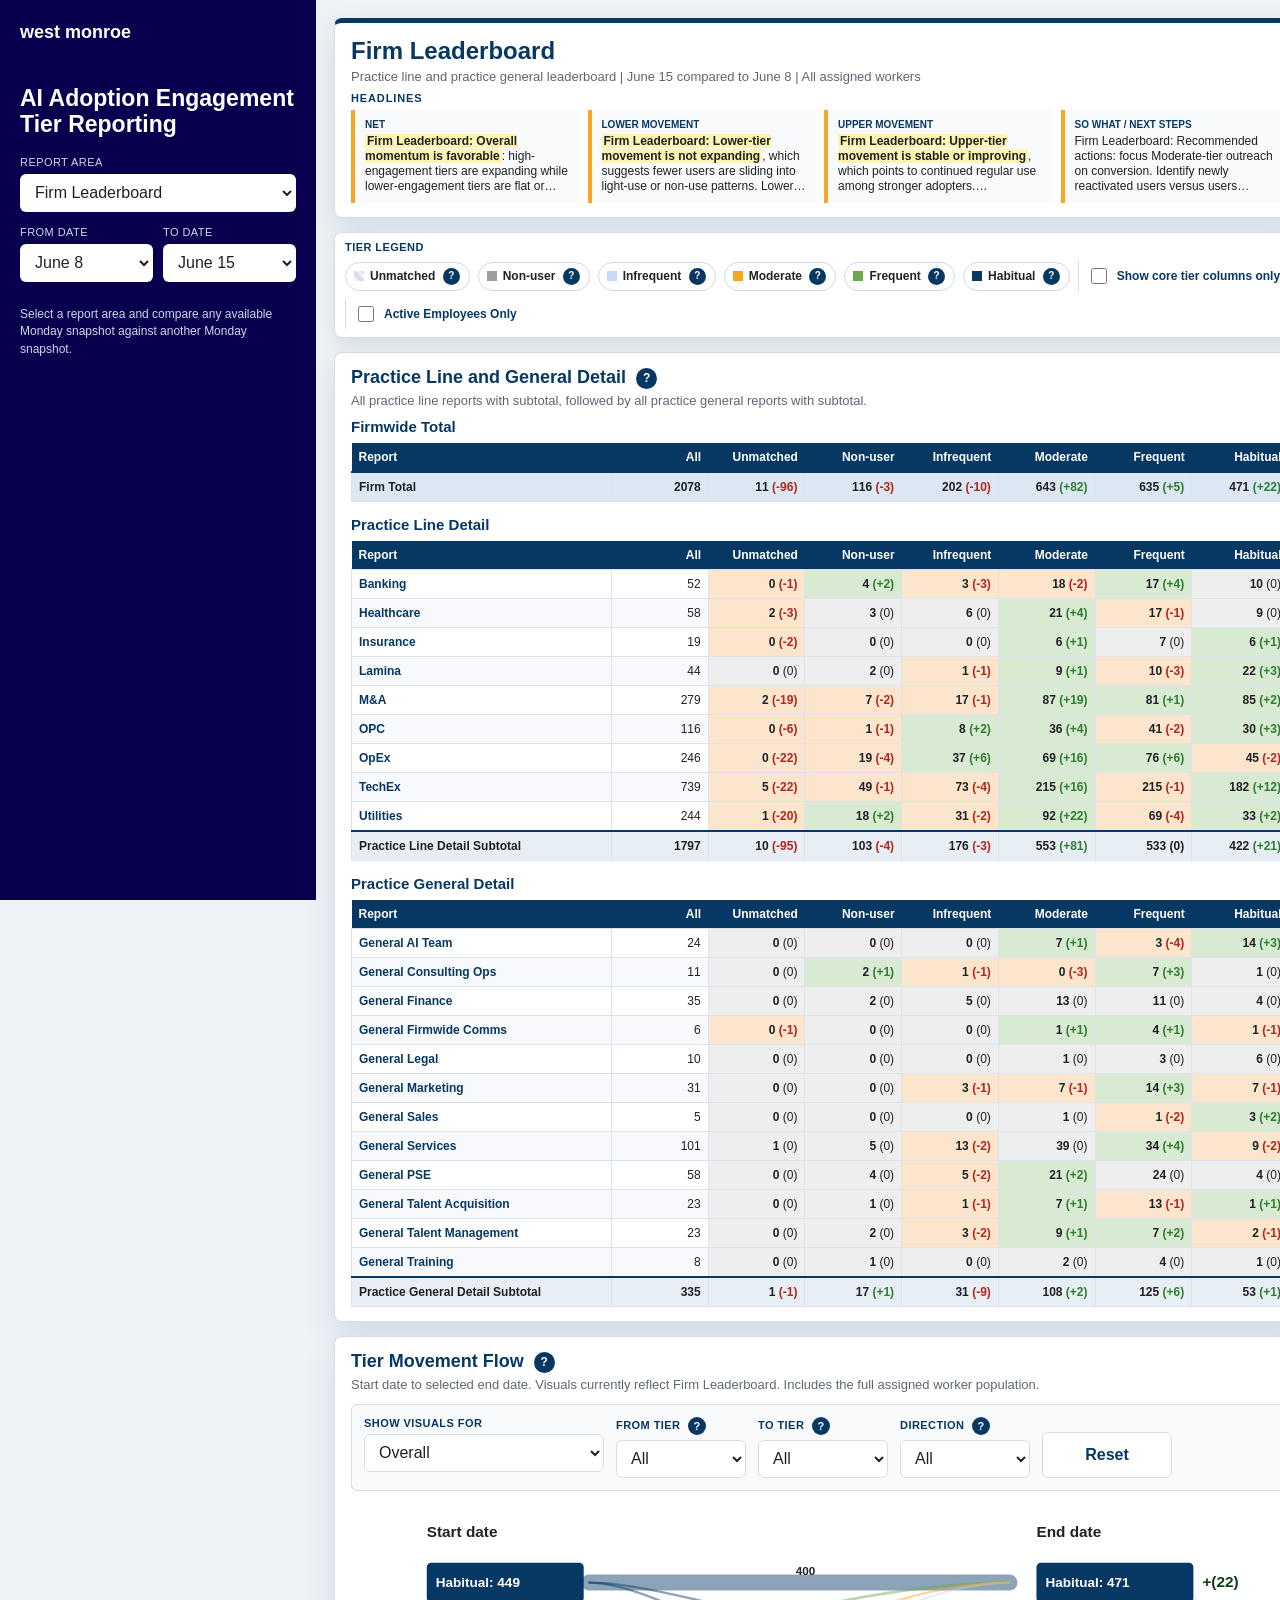
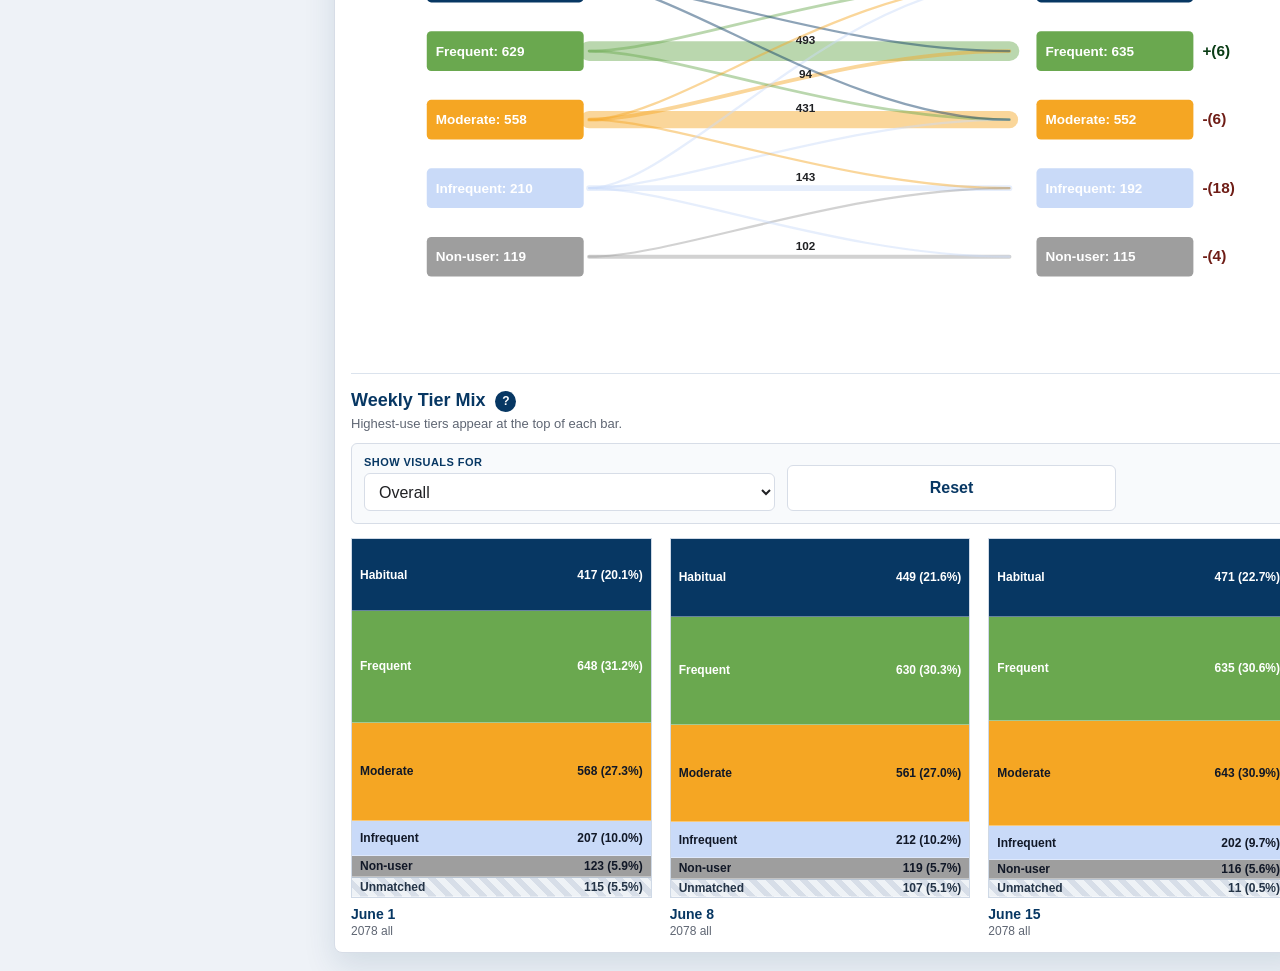
<file: ai-adoption-engagement-tier-dashboard/index.html>
<!doctype html>
<html lang="en">
  <head>
    <meta charset="utf-8" />
    <meta name="viewport" content="width=device-width, initial-scale=1" />
    <title>AI Adoption Engagement Tier Leaderboard</title>
    <link rel="stylesheet" href="./styles.css" />
  </head>
  <body>
    <aside class="sidebar">
      <div class="brand">west monroe</div>
      <h1>AI Adoption Engagement Tier Reporting</h1>

      <label class="field">
        <span>Report Area</span>
        <select id="areaSelect"></select>
      </label>

      <div class="period-grid">
        <label class="field">
          <span>From Date</span>
          <select id="compareSelect"></select>
        </label>
        <label class="field">
          <span>To Date</span>
          <select id="weekSelect"></select>
        </label>
      </div>

      <p class="note">Select a report area and compare any available Monday snapshot against another Monday snapshot.</p>
    </aside>

    <main class="app">
      <section class="panel narrative-panel">
        <div class="panel-head">
          <div>
            <h2 id="reportTitle">Loading...</h2>
            <p id="reportMeta"></p>
          </div>
        </div>
        <p class="eyebrow headlines-label">Headlines</p>
        <div id="narrative" class="narrative-grid"></div>
      </section>

      <section class="tier-legend-panel" aria-label="Clickable engagement tier legend">
        <span>Tier Legend</span>
        <div class="tier-legend-controls">
          <button type="button" class="tier-legend-chip unmatched-chip" data-help="Unmatched: people in the selected population without mapped engagement-tier data for the selected week. Unmatched records are included in reconciliation so total population changes remain explainable.">Unmatched <span>?</span></button>
          <div class="main-tier-chip-group" aria-label="Engagement tiers">
            <button type="button" class="tier-legend-chip" style="--chip-color:#9e9e9e" data-help="Non-user: no logged AI tool activity in the prior 28 days. Tracked tools: Enterprise ChatGPT, ChatGPT Codex, and Nigel.">Non-user <span>?</span></button>
            <button type="button" class="tier-legend-chip" style="--chip-color:#c9daf8" data-help="Infrequent: used an AI tool on 1-4 days in the prior 28 days. Tracked tools: Enterprise ChatGPT, ChatGPT Codex, and Nigel.">Infrequent <span>?</span></button>
            <button type="button" class="tier-legend-chip" style="--chip-color:#f5a623" data-help="Moderate: used an AI tool on 4-12 days, or used it on 13+ days but averaged fewer than 3 interactions per active day. Tracked tools: Enterprise ChatGPT, ChatGPT Codex, and Nigel.">Moderate <span>?</span></button>
            <button type="button" class="tier-legend-chip" style="--chip-color:#6aa84f" data-help="Frequent: used an AI tool on 13-16 days with more than 3 interactions per active day, or 17+ days with 3-12 interactions per active day. Tracked tools: Enterprise ChatGPT, ChatGPT Codex, and Nigel.">Frequent <span>?</span></button>
            <button type="button" class="tier-legend-chip" style="--chip-color:#073763" data-help="Habitual: used an AI tool on 17+ days and averaged 12+ interactions per active day. Tracked tools: Enterprise ChatGPT, ChatGPT Codex, and Nigel.">Habitual <span>?</span></button>
          </div>
          <label class="legend-toggle-field">
            <input id="coreTierOnlyToggle" type="checkbox" />
            <span>Show core tier columns only</span>
          </label>
          <label class="legend-toggle-field">
            <input id="activeEmployeesOnlyToggle" type="checkbox" />
            <span>Active Employees Only</span>
          </label>
        </div>
      </section>

      <section class="panel" id="reportTablePanel">
        <div class="panel-head">
          <div>
            <div id="reconciliationCallout" class="reconciliation-callout"></div>
            <h3 id="reportTableTitle">AI adoption readout <button class="help" data-help="Counts show the selected end date. Values in parentheses show the change versus the selected start date. Tiers are ordered from least to most use.">?</button></h3>
            <p id="reportTableMeta">Assigned active-worker population compared with the selected start date.</p>
          </div>
        </div>
        <div class="legend-row delta-legend" aria-label="Report table legend">
          <span class="legend-title">Delta Legend <button class="help inline-help" data-help="Table cells use color to show whether the count in parentheses increased, decreased, or stayed flat versus the From Date.">?</button></span>
          <span><b class="legend-green"></b>Increased</span>
          <span><b class="legend-orange"></b>Decreased</span>
          <span><b class="legend-grey"></b>No change</span>
        </div>
        <div class="tier-table-wrap">
          <table id="tierTable"></table>
        </div>
      </section>

      <section class="panel" id="disciplineDetailPanel">
        <div class="panel-head">
          <div>
            <h3>Discipline Detail <button class="help" data-help="Shows the selected practice broken down by discipline when discipline data is available. Values in parentheses show the change versus the selected start date.">?</button></h3>
            <p id="disciplineDetailMeta">Practice discipline breakdown.</p>
          </div>
        </div>
        <div id="disciplineDetails" class="detail-stack"></div>
      </section>

      <section class="panel" id="leaderboardDetailPanel">
        <div class="panel-head">
          <div>
            <h3>Practice Line and General Detail <button class="help" data-help="Click a practice or function name to filter the report to that area. This mirrors the leaderboard PDF detail layout.">?</button></h3>
            <p>Leaderboard report design, showing line and general detail together.</p>
          </div>
        </div>
        <div id="leaderboardDetails" class="detail-stack"></div>
      </section>

      <section class="panel">
        <div class="panel-head">
          <div>
            <h3>Tier Movement Flow <button class="help" data-help="This Sankey shows aggregate movement from each start-date tier to each end-date tier. It does not expose person-level data.">?</button></h3>
            <p id="visualScopeDescription">Start date to selected end date.</p>
          </div>
        </div>
        <div class="movement-controls panel-movement-controls">
          <div id="visualScopePanel" class="visual-scope-panel">
            <label>
              <span>Show visuals for</span>
              <select id="visualScopeSelect" class="visual-scope-select" aria-label="Show visuals for">
                <option value="overall">Overall</option>
                <option value="line">Practice Line</option>
                <option value="general">Practice General</option>
              </select>
            </label>
          </div>
          <div id="disciplineFilterPanel" class="visual-scope-panel discipline-filter-panel">
            <label>
              <span class="visual-filter-label">Discipline</span>
              <select id="disciplineFilterSelect" class="discipline-filter-select" aria-label="Filter visuals"></select>
            </label>
          </div>
          <label>
            <span>From Tier <button class="help inline-help" data-help="Filters the left side of the Sankey to people who started in a specific engagement tier. Select All to include every starting tier.">?</button></span>
            <select id="fromTierSelect"></select>
          </label>
          <label>
            <span>To Tier <button class="help inline-help" data-help="Filters the right side of the Sankey to people who ended in a specific engagement tier. Select All to include every ending tier.">?</button></span>
            <select id="toTierSelect"></select>
          </label>
          <label>
            <span>Direction <button class="help inline-help" data-help="All includes upward, downward, and no-change tier movement. Up only shows movement into higher-use tiers. Down only shows movement into lower-use tiers.">?</button></span>
            <select id="directionSelect">
              <option value="all">All</option>
              <option value="up">Up only</option>
              <option value="down">Down only</option>
            </select>
          </label>
          <button class="reset-button reset-selections" type="button">Reset</button>
        </div>
        <svg id="sankey" viewBox="0 0 1040 500" role="img" aria-label="Engagement tier Sankey"></svg>
        <div class="trend-panel">
          <div class="panel-head compact-head">
            <div>
              <h3>Weekly Tier Mix <button class="help" data-help="Each stacked bar shows the selected population for that week, split by engagement tier. Percentages use the selected active-worker population as the denominator. Unmatched records are noted below the bar when present.">?</button></h3>
              <p>Highest-use tiers appear at the top of each bar.</p>
            </div>
          </div>
          <div class="movement-controls panel-movement-controls tier-mix-controls">
            <div id="mixVisualScopePanel" class="visual-scope-panel">
              <label>
                <span>Show visuals for</span>
                <select id="mixVisualScopeSelect" class="visual-scope-select" aria-label="Show weekly tier mix for">
                  <option value="overall">Overall</option>
                  <option value="line">Practice Line</option>
                  <option value="general">Practice General</option>
                </select>
              </label>
            </div>
            <div id="mixDisciplineFilterPanel" class="visual-scope-panel discipline-filter-panel">
              <label>
                <span class="visual-filter-label">Discipline</span>
                <select id="mixDisciplineFilterSelect" class="discipline-filter-select" aria-label="Filter weekly tier mix"></select>
              </label>
            </div>
            <button class="reset-button reset-selections" type="button">Reset</button>
          </div>
          <div id="weeklyTierMix" class="weekly-tier-mix" aria-label="Weekly engagement tier mix"></div>
        </div>
      </section>
    </main>

    <script src="./app.js?v=20260618-tier-mix-label-clean-v1"></script>
  </body>
</html>
</file>
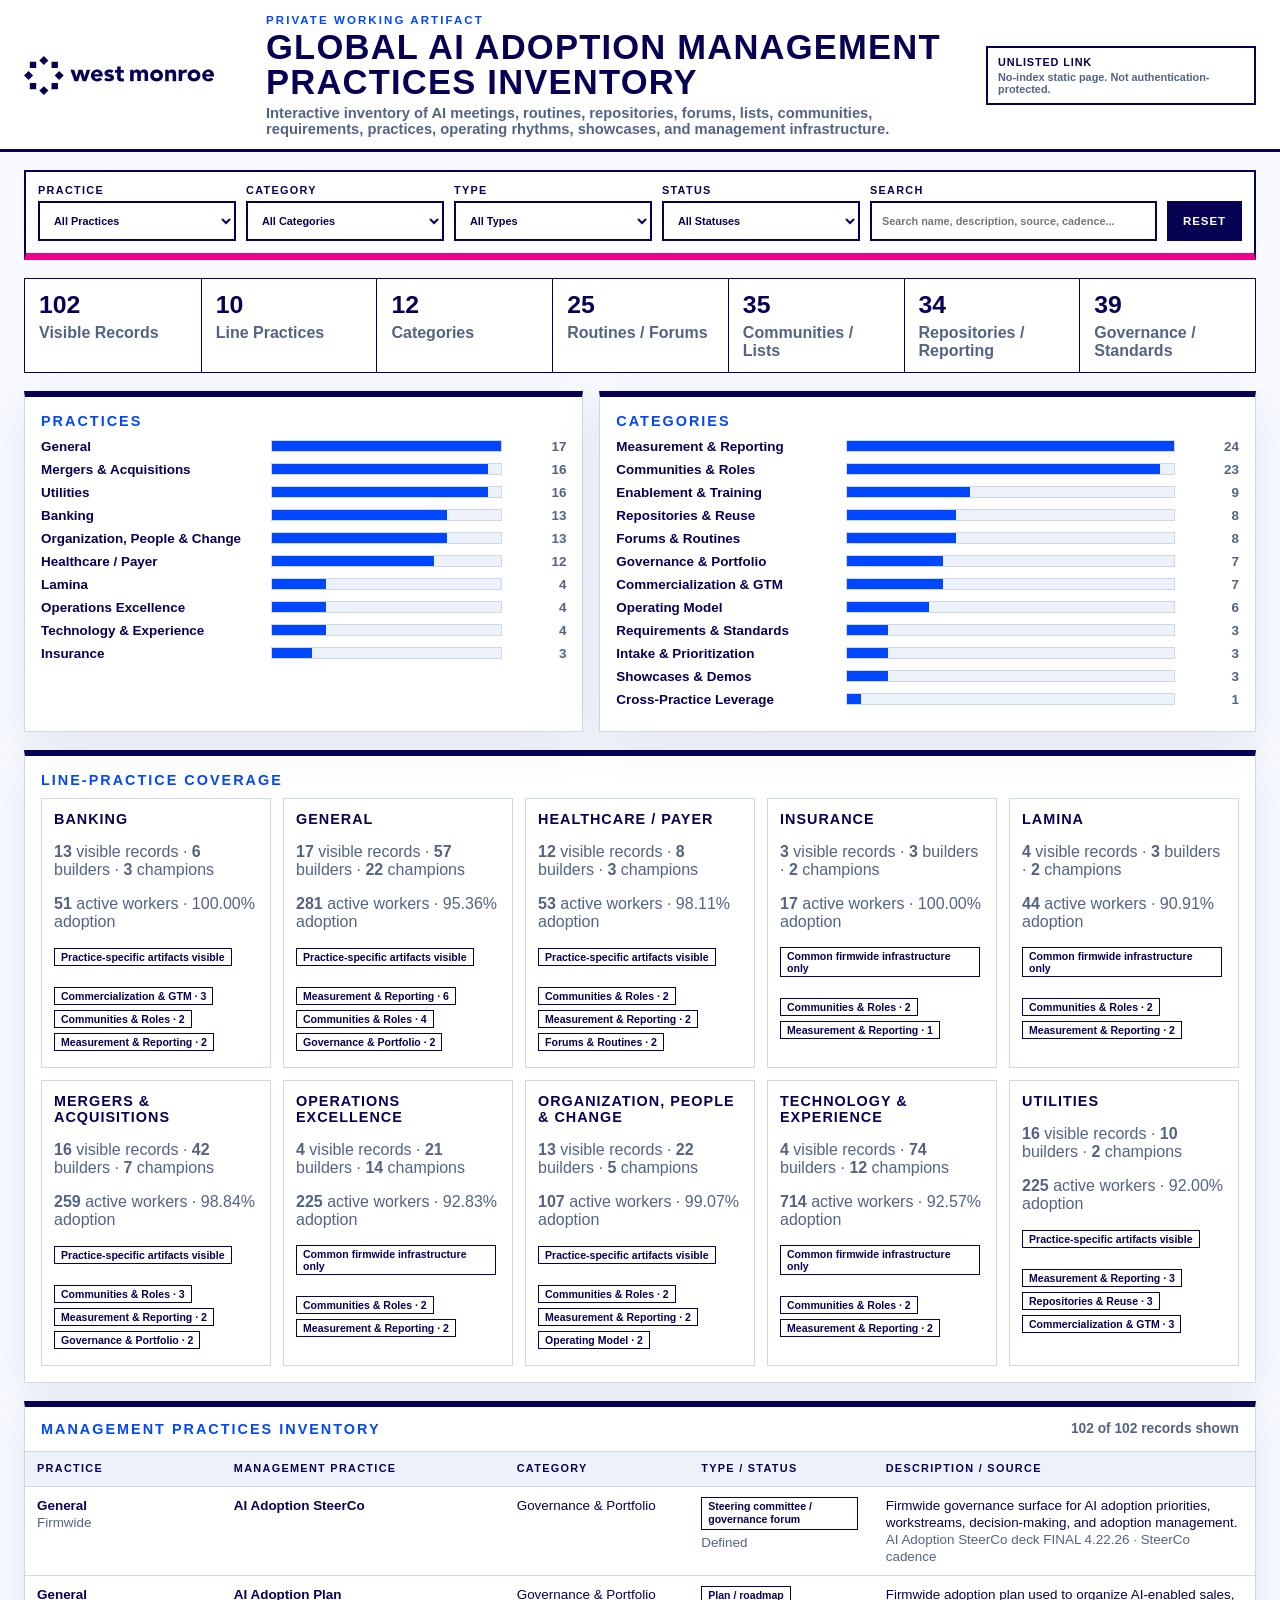
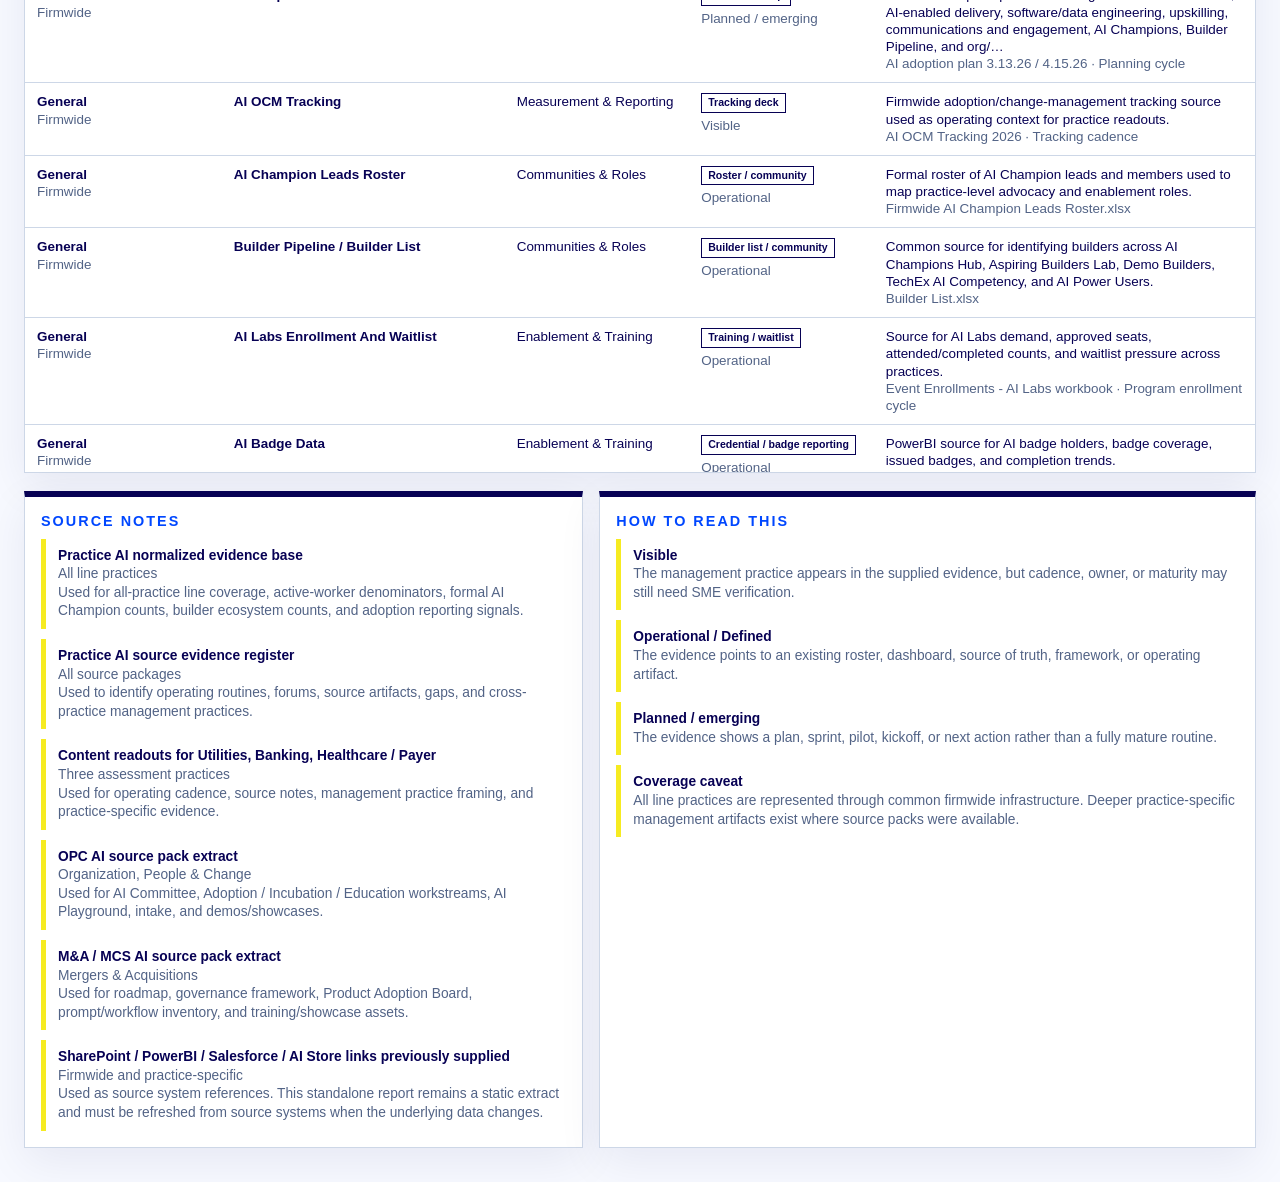
<file: adoption-management-inventory-private-20260613-hjb-4b2e8.html>
<!doctype html>
<html lang="en">
<head>
  <meta charset="utf-8" />
  <meta name="viewport" content="width=device-width, initial-scale=1" />
  <meta name="robots" content="noindex,nofollow" />
  <title>AI Adoption Management Practices Inventory | West Monroe</title>
  <style>
    :root {
      --wm-blue:#070154; --wm-electric:#0047ff; --wm-magenta:#ec008c; --wm-yellow:#f6eb21;
      --wm-gray:#526386; --wm-line:#cdd7e7; --wm-soft:#edf2fa; --wm-softer:#f7f9ff; --wm-white:#fff;
      color-scheme: light; font-family:"IBM Plex Sans", Arial, Helvetica, sans-serif;
    }
    * { box-sizing:border-box; }
    body { margin:0; min-width:320px; color:var(--wm-blue); background:var(--wm-softer); font-family:"IBM Plex Sans", Arial, Helvetica, sans-serif; }
    button,input,select { font:inherit; }
    button { cursor:pointer; }
    .topbar { position:sticky; top:0; z-index:20; background:rgba(255,255,255,.96); border-bottom:3px solid var(--wm-blue); backdrop-filter:blur(10px); }
    .topbar-inner { max-width:1580px; margin:0 auto; padding:14px 24px 12px; display:grid; grid-template-columns:220px minmax(0,1fr) auto; gap:22px; align-items:center; }
    .brand img { width:190px; display:block; max-width:100%; }
    .eyebrow { margin:0 0 4px; color:var(--wm-electric); font-weight:900; letter-spacing:.18em; text-transform:uppercase; font-size:.72rem; }
    h1 { margin:0; font-size:clamp(1.7rem,2.7vw,2.7rem); line-height:1; letter-spacing:.035em; text-transform:uppercase; }
    .subtitle { margin:6px 0 0; color:var(--wm-gray); font-weight:700; font-size:.92rem; }
    .privacy-pill { border:2px solid var(--wm-blue); padding:8px 10px; font-size:.68rem; font-weight:900; text-transform:uppercase; letter-spacing:.08em; background:#fff; max-width:270px; }
    .privacy-pill span { display:block; color:var(--wm-gray); margin-top:3px; font-weight:700; text-transform:none; letter-spacing:0; }
    .shell { max-width:1580px; margin:0 auto; padding:18px 24px 34px; }
    .control-panel { display:grid; grid-template-columns:1fr 1fr 1fr 1fr 1.45fr auto; gap:10px; align-items:end; border:2px solid var(--wm-blue); border-bottom:7px solid var(--wm-magenta); background:#fff; padding:12px; }
    label { display:grid; gap:5px; color:var(--wm-blue); font-size:.68rem; font-weight:900; letter-spacing:.12em; text-transform:uppercase; }
    select,input { width:100%; border:2px solid var(--wm-blue); color:var(--wm-blue); background:#fff; padding:9px 10px; min-height:40px; font-weight:800; }
    .reset-btn { min-height:40px; border:2px solid var(--wm-blue); background:var(--wm-blue); color:#fff; padding:0 14px; font-weight:900; letter-spacing:.08em; text-transform:uppercase; font-size:.72rem; }
    .metrics { display:grid; grid-template-columns:repeat(7,minmax(0,1fr)); border:1px solid var(--wm-blue); background:#fff; margin-top:18px; }
    .metric { border-left:1px solid var(--wm-blue); padding:14px 14px 12px; min-height:92px; }
    .metric:first-child { border-left:0; }
    .metric strong { display:block; font-size:1.55rem; line-height:1; }
    .metric span { display:block; margin-top:6px; color:var(--wm-gray); font-weight:900; line-height:1.12; }
    .grid-two { display:grid; grid-template-columns:.92fr 1.08fr; gap:16px; margin-top:18px; }
    .panel { background:#fff; border:1px solid var(--wm-line); border-top:6px solid var(--wm-blue); padding:16px; box-shadow:0 14px 42px rgba(7,1,84,.07); }
    .panel h2 { margin:0 0 10px; font-size:.9rem; color:var(--wm-electric); letter-spacing:.14em; text-transform:uppercase; }
    .bar-row { display:grid; grid-template-columns:220px minmax(0,1fr) 54px; gap:10px; align-items:center; margin:8px 0; font-size:.84rem; }
    .bar-label { font-weight:900; overflow:hidden; text-overflow:ellipsis; white-space:nowrap; }
    .bar-track { height:12px; background:var(--wm-soft); border:1px solid var(--wm-line); }
    .bar-fill { height:100%; background:var(--wm-electric); }
    .bar-count { color:var(--wm-gray); font-weight:900; text-align:right; }
    .cards { display:grid; grid-template-columns:repeat(5,minmax(0,1fr)); gap:12px; }
    .practice-card { border:1px solid var(--wm-line); background:#fff; padding:12px; min-height:150px; }
    .practice-card h3 { margin:0 0 8px; font-size:.9rem; text-transform:uppercase; letter-spacing:.07em; }
    .muted { color:var(--wm-gray); }
    .pill { display:inline-block; border:1px solid var(--wm-blue); padding:2px 6px; margin:0 4px 4px 0; font-size:.66rem; font-weight:900; background:#fff; color:var(--wm-blue); }
    .inventory-panel { margin-top:18px; padding:0; overflow:hidden; }
    .table-head { display:flex; justify-content:space-between; gap:16px; align-items:center; padding:14px 16px; border-bottom:1px solid var(--wm-line); }
    .table-head h2 { margin:0; }
    .count-note { color:var(--wm-gray); font-size:.86rem; font-weight:800; }
    .table-wrap { max-height:620px; overflow:auto; }
    table { width:100%; border-collapse:collapse; table-layout:fixed; }
    th,td { border-bottom:1px solid var(--wm-line); padding:10px 12px; vertical-align:top; text-align:left; font-size:.84rem; line-height:1.28; }
    th { position:sticky; top:0; z-index:2; background:var(--wm-soft); color:var(--wm-blue); font-size:.68rem; letter-spacing:.12em; text-transform:uppercase; }
    tr:hover td { background:#fbfcff; }
    .name-cell { font-weight:900; color:var(--wm-blue); }
    .source-list { display:grid; gap:10px; }
    .source-item { border-left:5px solid var(--wm-yellow); padding:8px 0 8px 12px; color:var(--wm-gray); font-size:.86rem; line-height:1.35; }
    .source-item strong { display:block; color:var(--wm-blue); }
    dialog { border:2px solid var(--wm-blue); max-width:min(860px,calc(100vw - 30px)); width:860px; padding:0; box-shadow:0 30px 90px rgba(7,1,84,.28); }
    dialog::backdrop { background:rgba(7,1,84,.22); backdrop-filter:blur(2px); }
    .modal-head { display:flex; justify-content:space-between; gap:16px; padding:16px; border-bottom:1px solid var(--wm-line); }
    .modal-head h3 { margin:0; font-size:1.22rem; }
    .modal-body { padding:16px; color:var(--wm-gray); line-height:1.45; }
    .close-btn { border:2px solid var(--wm-blue); background:#fff; color:var(--wm-blue); font-weight:900; padding:6px 10px; }
    @media (max-width:1200px) {
      .topbar-inner,.control-panel,.grid-two { grid-template-columns:1fr; }
      .metrics { grid-template-columns:repeat(2,minmax(0,1fr)); }
      .cards { grid-template-columns:1fr; }
      .privacy-pill { max-width:none; }
      .bar-row { grid-template-columns:150px minmax(0,1fr) 44px; }
    }
  </style>
</head>
<body>
  <header class="topbar">
    <div class="topbar-inner">
      <a class="brand" href="#"><img src="[data-uri]" alt="West Monroe" /></a>
      <div>
        <p class="eyebrow">Private Working Artifact</p>
        <h1>Global AI Adoption Management Practices Inventory</h1>
        <p class="subtitle">Interactive inventory of AI meetings, routines, repositories, forums, lists, communities, requirements, practices, operating rhythms, showcases, and management infrastructure.</p>
      </div>
      <div class="privacy-pill">Unlisted link<span>No-index static page. Not authentication-protected.</span></div>
    </div>
  </header>
  <main class="shell">
    <section class="control-panel" aria-label="Inventory filters">
      <label>Practice<select id="practiceFilter"></select></label>
      <label>Category<select id="categoryFilter"></select></label>
      <label>Type<select id="typeFilter"></select></label>
      <label>Status<select id="statusFilter"></select></label>
      <label>Search<input id="searchFilter" type="search" placeholder="Search name, description, source, cadence..." /></label>
      <button class="reset-btn" id="resetFilters">Reset</button>
    </section>
    <section class="metrics" id="metrics"></section>
    <section class="grid-two">
      <div class="panel"><h2>Practices</h2><div id="practiceBars"></div></div>
      <div class="panel"><h2>Categories</h2><div id="categoryBars"></div></div>
    </section>
    <section class="panel" style="margin-top:18px;"><h2>Line-Practice Coverage</h2><div class="cards" id="practiceCards"></div></section>
    <section class="panel inventory-panel">
      <div class="table-head"><h2>Management Practices Inventory</h2><div class="count-note" id="resultCount"></div></div>
      <div class="table-wrap">
        <table>
          <thead><tr>
            <th style="width:16%;">Practice</th>
            <th style="width:23%;">Management Practice</th>
            <th style="width:15%;">Category</th>
            <th style="width:15%;">Type / Status</th>
            <th style="width:31%;">Description / Source</th>
          </tr></thead>
          <tbody id="inventoryBody"></tbody>
        </table>
      </div>
    </section>
    <section class="grid-two">
      <div class="panel"><h2>Source Notes</h2><div class="source-list" id="sourceList"></div></div>
      <div class="panel"><h2>How To Read This</h2><div class="source-list">
        <div class="source-item"><strong>Visible</strong>The management practice appears in the supplied evidence, but cadence, owner, or maturity may still need SME verification.</div>
        <div class="source-item"><strong>Operational / Defined</strong>The evidence points to an existing roster, dashboard, source of truth, framework, or operating artifact.</div>
        <div class="source-item"><strong>Planned / emerging</strong>The evidence shows a plan, sprint, pilot, kickoff, or next action rather than a fully mature routine.</div>
        <div class="source-item"><strong>Coverage caveat</strong>All line practices are represented through common firmwide infrastructure. Deeper practice-specific management artifacts exist where source packs were available.</div>
      </div></div>
    </section>
  </main>
  <dialog id="detailDialog">
    <div class="modal-head"><h3 id="modalTitle"></h3><button class="close-btn" id="closeDialog">Close</button></div>
    <div class="modal-body" id="modalBody"></div>
  </dialog>
  <script>
    const INVENTORY_DATA = {"metadata": {"title": "Global AI Adoption Management Practices Inventory", "version": "20260613-adoption-management-v1", "generatedOn": "2026-06-14", "recordCount": 102, "linePracticeCount": 10, "privateLinkMode": "Unlisted static report with noindex tag; not authentication-protected.", "dataCaveat": "This inventory captures visible management practices from the supplied/local source evidence. It includes common firmwide infrastructure for all line practices and deeper practice-specific routines where the source pack provided them."}, "records": [{"id": "amp-0001-general-ai-adoption-steerco", "practice": "General", "name": "AI Adoption SteerCo", "category": "Governance & Portfolio", "type": "Steering committee / governance forum", "description": "Firmwide governance surface for AI adoption priorities, workstreams, decision-making, and adoption management.", "source": "AI Adoption SteerCo deck FINAL 4.22.26", "cadence": "SteerCo cadence", "owner": "", "status": "Defined", "scope": "Firmwide", "evidence": "", "link": "", "detail": {}}, {"id": "amp-0002-general-ai-adoption-plan", "practice": "General", "name": "AI Adoption Plan", "category": "Governance & Portfolio", "type": "Plan / roadmap", "description": "Firmwide adoption plan used to organize AI-enabled sales, AI-enabled delivery, software/data engineering, upskilling, communications and engagement, AI Champions, Builder Pipeline, and org/practice use cases.", "source": "AI adoption plan 3.13.26 / 4.15.26", "cadence": "Planning cycle", "owner": "", "status": "Planned / emerging", "scope": "Firmwide", "evidence": "", "link": "", "detail": {}}, {"id": "amp-0003-general-ai-ocm-tracking", "practice": "General", "name": "AI OCM Tracking", "category": "Measurement & Reporting", "type": "Tracking deck", "description": "Firmwide adoption/change-management tracking source used as operating context for practice readouts.", "source": "AI OCM Tracking 2026", "cadence": "Tracking cadence", "owner": "", "status": "Visible", "scope": "Firmwide", "evidence": "", "link": "", "detail": {}}, {"id": "amp-0004-general-ai-champion-leads-roster", "practice": "General", "name": "AI Champion Leads Roster", "category": "Communities & Roles", "type": "Roster / community", "description": "Formal roster of AI Champion leads and members used to map practice-level advocacy and enablement roles.", "source": "Firmwide AI Champion Leads Roster.xlsx", "cadence": "", "owner": "", "status": "Operational", "scope": "Firmwide", "evidence": "", "link": "", "detail": {}}, {"id": "amp-0005-general-builder-pipeline-builder-list", "practice": "General", "name": "Builder Pipeline / Builder List", "category": "Communities & Roles", "type": "Builder list / community", "description": "Common source for identifying builders across AI Champions Hub, Aspiring Builders Lab, Demo Builders, TechEx AI Competency, and AI Power Users.", "source": "Builder List.xlsx", "cadence": "", "owner": "", "status": "Operational", "scope": "Firmwide", "evidence": "", "link": "", "detail": {}}, {"id": "amp-0006-general-ai-labs-enrollment-and-waitlist", "practice": "General", "name": "AI Labs Enrollment And Waitlist", "category": "Enablement & Training", "type": "Training / waitlist", "description": "Source for AI Labs demand, approved seats, attended/completed counts, and waitlist pressure across practices.", "source": "Event Enrollments - AI Labs workbook", "cadence": "Program enrollment cycle", "owner": "", "status": "Operational", "scope": "Firmwide", "evidence": "", "link": "", "detail": {}}, {"id": "amp-0007-general-ai-badge-data", "practice": "General", "name": "AI Badge Data", "category": "Enablement & Training", "type": "Credential / badge reporting", "description": "PowerBI source for AI badge holders, badge coverage, issued badges, and completion trends.", "source": "AI Badge Data PowerBI", "cadence": "Dashboard refresh cycle", "owner": "", "status": "Operational", "scope": "Firmwide", "evidence": "", "link": "", "detail": {}}, {"id": "amp-0008-general-enterprise-chatgpt-reporting", "practice": "General", "name": "Enterprise ChatGPT Reporting", "category": "Measurement & Reporting", "type": "Dashboard", "description": "Firmwide reporting source for provisioned users, accepted invites, monthly active users, weekly active users, GPT creators, Codex users, messages, and inventory extracts.", "source": "AI Tool Reporting / Enterprise ChatGPT PowerBI", "cadence": "Dashboard refresh cycle", "owner": "", "status": "Operational", "scope": "Firmwide", "evidence": "", "link": "", "detail": {}}, {"id": "amp-0009-general-ai-adoption-dashboard", "practice": "General", "name": "AI Adoption Dashboard", "category": "Measurement & Reporting", "type": "Dashboard", "description": "Firmwide and practice-level adoption dashboard for engagement tiers, productivity, complexity, tool usage, and power-user signals.", "source": "AI Adoption PowerBI", "cadence": "Dashboard refresh cycle", "owner": "", "status": "Operational", "scope": "Firmwide", "evidence": "", "link": "", "detail": {}}, {"id": "amp-0010-general-ai-app-store", "practice": "General", "name": "AI App Store", "category": "Repositories & Reuse", "type": "Application / asset repository", "description": "Catalog of reusable AI solutions, prompts, GPTs, agents, apps, demos, labels, builders, and publication/productization signals.", "source": "AI App Store normalized extract", "cadence": "", "owner": "", "status": "Visible", "scope": "Firmwide", "evidence": "", "link": "", "detail": {}}, {"id": "amp-0011-general-salesforce-ai-support-requested", "practice": "General", "name": "Salesforce AI Support Requested", "category": "Commercialization & GTM", "type": "Sales activity flag / validation source", "description": "Opportunity-level AI Support Requested field used to validate AI-related pursuit activity while keeping it separate from account-plan revenue.", "source": "Salesforce Opportunity", "cadence": "", "owner": "", "status": "Planned / emerging", "scope": "Firmwide", "evidence": "", "link": "", "detail": {}}, {"id": "amp-0012-general-ai-adoption-reporting-methodology", "practice": "General", "name": "AI Adoption Reporting Methodology", "category": "Requirements & Standards", "type": "Methodology / definitions", "description": "Methodology source for adoption reporting definitions, KPI interpretation, engagement tiers, productivity/time-savings model, complexity model, and power-user criteria.", "source": "AI Adoption Reporting - Methodology.docx", "cadence": "", "owner": "", "status": "Operational", "scope": "Firmwide", "evidence": "", "link": "", "detail": {}}, {"id": "amp-0013-general-active-workers-denominator", "practice": "General", "name": "Active Workers Denominator", "category": "Measurement & Reporting", "type": "Workforce source / denominator", "description": "Current active-worker source used to connect adoption and builder evidence to practice-level denominators.", "source": "Copy of Active_Workers_05.20.2026.xlsx", "cadence": "", "owner": "", "status": "Visible", "scope": "Firmwide", "evidence": "", "link": "", "detail": {}}, {"id": "amp-0014-banking-formal-ai-champion-coverage", "practice": "Banking", "name": "Formal AI Champion Coverage", "category": "Communities & Roles", "type": "Roster / community", "description": "3 formal AI Champion roster entries; 1 lead(s).", "source": "Firmwide AI Champion Leads Roster.xlsx", "cadence": "", "owner": "Athan Dumont, Corey Ring, Kyle Fix", "status": "Operational", "scope": "Practice", "evidence": "Source labels: {'Banking': 3}", "link": "", "detail": {"people": [{"source_practice": "Banking", "name": "Athan Dumont", "email": "adumont@westmonroe.com", "role": "Lead", "status": "lead"}, {"source_practice": "Banking", "name": "Corey Ring", "email": "cring@westmonroe.com", "role": "Member / Recruit", "status": "approved"}, {"source_practice": "Banking", "name": "Kyle Fix", "email": "kfix@westmonroe.com", "role": "Member / Recruit", "status": "approved"}]}}, {"id": "amp-0015-banking-builder-ecosystem-coverage", "practice": "Banking", "name": "Builder Ecosystem Coverage", "category": "Communities & Roles", "type": "Builder list / community", "description": "6 broader builder ecosystem entries across available builder signals.", "source": "Builder List.xlsx plus AI census cross-reference", "cadence": "", "owner": "", "status": "Operational", "scope": "Practice", "evidence": "Source counts: {'Demo Builders': 3, 'AI Power Users': 2, 'AI Champions Hub': 1, 'Aspiring Builders Lab': 3}", "link": "", "detail": {"people": [{"name": "Anthony Cullen", "email": "acullen@westmonroe.com", "builder_sources": "Demo Builders", "job_level": "C5 - SrPAM", "business_title": "Senior Manager", "supervisory_org": "Banking Team (Brett Mastalli)", "region": "Minneapolis"}, {"name": "Athan Dumont", "email": "adumont@westmonroe.com", "builder_sources": "AI Power Users; AI Champions Hub", "job_level": "C4 - PAM", "business_title": "Manager", "supervisory_org": "Banking Team (Brett Mastalli)", "region": "Seattle"}, {"name": "Brooks Lierle", "email": "blierle@westmonroe.com", "builder_sources": "Aspiring Builders Lab", "job_level": "C3 - Sr. Consultant", "business_title": "Senior Consultant", "supervisory_org": "Banking Team (Brett Mastalli)", "region": "San Francisco"}, {"name": "Corey Ring", "email": "cring@westmonroe.com", "builder_sources": "Aspiring Builders Lab", "job_level": "C3 - Sr. Consultant", "business_title": "Senior Consultant", "supervisory_org": "Banking Team (Brett Mastalli)", "region": "Seattle"}, {"name": "Kyle Fix", "email": "kfix@westmonroe.com", "builder_sources": "Demo Builders; Aspiring Builders Lab", "job_level": "C4 - PAM", "business_title": "Manager​", "supervisory_org": "Banking Team (Brett Mastalli)", "region": "New York"}, {"name": "Nate Porter", "email": "nporter@westmonroe.com", "builder_sources": "AI Power Users; Demo Builders", "job_level": "C6 - Director/IF", "business_title": "Director", "supervisory_org": "Banking Team (Brett Mastalli)", "region": "Seattle"}]}}, {"id": "amp-0016-banking-enterprise-chatgpt-adoption-reporting", "practice": "Banking", "name": "Enterprise ChatGPT Adoption Reporting", "category": "Measurement & Reporting", "type": "Dashboard / scorecard", "description": "Practice-level scorecard coverage: 51 headcount, 51 active, 100.00% adoption, 403.9 average messages per user.", "source": "AI Tool Reporting / Enterprise ChatGPT PowerBI", "cadence": "Dashboard refresh cycle", "owner": "", "status": "Operational", "scope": "Practice", "evidence": "Adoption Trend WoW trended up resulting in a 31.04% increase.", "link": "", "detail": {"headcount": 51, "active": 51, "adoption_rate": "100.00%", "avg_messages_per_user": 403.9, "feature_depth_pct": "98.04%", "adoption_trend_wow": "Adoption Trend WoW trended up resulting in a 31.04% increase."}}, {"id": "amp-0017-banking-engagement-tier-reporting", "practice": "Banking", "name": "Engagement Tier Reporting", "category": "Measurement & Reporting", "type": "Dashboard / engagement model", "description": "Practice-level engagement tiers: 9 habitual, 12 frequent, 20 moderate, 8 infrequent, 2 non-users.", "source": "AI Adoption PowerBI", "cadence": "Dashboard refresh cycle", "owner": "", "status": "Operational", "scope": "Practice", "evidence": "", "link": "", "detail": {"non_user_count": 2, "non_user_pct": "4%", "infrequent_count": 8, "infrequent_pct": "16%", "moderate_count": 20, "moderate_pct": "39%", "frequent_count": 12, "frequent_pct": "24%", "habitual_count": 9, "habitual_pct": "18%", "total_count": 51, "total_pct": "100%"}}, {"id": "amp-0018-general-formal-ai-champion-coverage", "practice": "General", "name": "Formal AI Champion Coverage", "category": "Communities & Roles", "type": "Roster / community", "description": "22 formal AI Champion roster entries; 17 lead(s).", "source": "Firmwide AI Champion Leads Roster.xlsx", "cadence": "", "owner": "Jeff Wells, Jessica Pratt, Lauren Figueroa, Kevin Rooney", "status": "Operational", "scope": "Practice", "evidence": "Source labels: {'HR': 7, 'Services': 6, 'CEO': 3, 'AI Team': 2, 'Legal': 2, 'Sales': 1, 'Finance': 1}", "link": "", "detail": {"people": [{"source_practice": "AI Team", "name": "Jeff Wells", "email": "jwells@westmonroe.com", "role": "Lead", "status": "lead"}, {"source_practice": "Sales", "name": "Jessica Pratt", "email": "jpratt@westmonroe.com", "role": "Lead", "status": "lead"}, {"source_practice": "Services", "name": "Lauren Figueroa", "email": "lfigueroa@westmonroe.com", "role": "Lead", "status": "lead"}, {"source_practice": "Services", "name": "Kevin Rooney", "email": "krooney@westmonroe.com", "role": "Lead", "status": "lead"}, {"source_practice": "Legal", "name": "Katie Feldman", "email": "kfeldman@westmonroe.com", "role": "Lead", "status": "lead"}, {"source_practice": "Legal", "name": "Aaron Midler", "email": "amidler@westmonroe.com", "role": "Lead", "status": "lead"}, {"source_practice": "Finance", "name": "Jenn Foley", "email": "jfoley@westmonroe.com", "role": "Lead", "status": "lead"}, {"source_practice": "CEO", "name": "Josette Yaplito", "email": "jyaplito@westmonroe.com", "role": "Lead", "status": "lead"}, {"source_practice": "CEO", "name": "Justin White", "email": "jbwhite@westmonroe.com", "role": "Lead", "status": "lead"}, {"source_practice": "CEO", "name": "Jesse Sargeant", "email": "jsargeant@westmonroe.com", "role": "Lead", "status": "lead"}, {"source_practice": "HR", "name": "Caroline Riberdy", "email": "criberdy@westmonroe.com", "role": "Lead", "status": "lead"}, {"source_practice": "HR", "name": "Stephanie Barber", "email": "sbarber@westmonroe.com", "role": "Lead", "status": "lead"}, {"source_practice": "HR", "name": "Stacie Amorose", "email": "samorose@westmonroe.com", "role": "Lead", "status": "lead"}, {"source_practice": "HR", "name": "Jennifer MacEachern", "email": "jmaceachern@westmonroe.com", "role": "Lead", "status": "lead"}, {"source_practice": "HR", "name": "Audrey Piehl", "email": "apiehl@westmonroe.com", "role": "Lead", "status": "lead"}, {"source_practice": "HR", "name": "Carley Leist", "email": "cleist@westmonroe.com", "role": "Lead", "status": "lead"}, {"source_practice": "HR", "name": "Jenna Woodrum", "email": "jwoodrum@westmonroe.com", "role": "Lead", "status": "lead"}, {"source_practice": "Services", "name": "Joe T. Jacobs", "email": "jtjacobs@westmonroe.com", "role": "Member / Recruit", "status": "confirmed"}, {"source_practice": "Services", "name": "TJ Jodwalis", "email": "tjodwalis@westmonroe.com", "role": "Member / Recruit", "status": "confirmed"}, {"source_practice": "Services", "name": "David Medwid", "email": "dmedwid@westmonroe.com", "role": "Member / Recruit", "status": "confirmed"}, {"source_practice": "Services", "name": "Steve Voukidis", "email": "svoukidis@westmonroe.com", "role": "Member / Recruit", "status": "approved"}, {"source_practice": "AI Team", "name": "Ryan Listro", "email": "ryan listro", "role": "Member / Recruit", "status": "approved"}]}}, {"id": "amp-0019-general-builder-ecosystem-coverage", "practice": "General", "name": "Builder Ecosystem Coverage", "category": "Communities & Roles", "type": "Builder list / community", "description": "57 broader builder ecosystem entries across available builder signals.", "source": "Builder List.xlsx plus AI census cross-reference", "cadence": "", "owner": "", "status": "Operational", "scope": "Practice", "evidence": "Source counts: {'AI Champions Hub': 20, 'Aspiring Builders Lab': 27, 'Demo Builders': 13, 'TechEx AI Competency': 5, 'AI Power Users': 4}", "link": "", "detail": {"people": [{"name": "Aaron Midler", "email": "amidler@westmonroe.com", "builder_sources": "AI Champions Hub; Aspiring Builders Lab", "job_level": "S5 - SrPAM", "business_title": "Senior Manager", "supervisory_org": "Legal Team (Kamau Coar)", "region": "Chicago"}, {"name": "Amy Gibson", "email": "agibson@westmonroe.com", "builder_sources": "Aspiring Builders Lab", "job_level": "S6 - Director", "business_title": "Director", "supervisory_org": "Finance/Accounting Team (Dan Freiman)", "region": "Chicago"}, {"name": "Anastasia Athas", "email": "angraham@westmonroe.com", "builder_sources": "Aspiring Builders Lab", "job_level": "S3 - Sr. Specialist", "business_title": "Senior Talent Acquisition Specialist", "supervisory_org": "Talent Acquisition Team (Amy Sparling)", "region": "Chicago"}, {"name": "Audrey Piehl", "email": "apiehl@westmonroe.com", "builder_sources": "AI Champions Hub; Demo Builders", "job_level": "S4 - PAM", "business_title": "Manager", "supervisory_org": "Corporate Communications Team (Natalie Gonzalez, Dani Newman-Biczak)", "region": "Chicago"}, {"name": "Bret Greenstein", "email": "bgreenstein@westmonroe.com", "builder_sources": "Demo Builders; TechEx AI Competency", "job_level": "C9 - Mng. Partner", "business_title": "Chief AI Officer", "supervisory_org": "Office of the President Team (Harin Shetty)", "region": "New York"}, {"name": "Brigitte Coles", "email": "bcoles@westmonroe.com", "builder_sources": "Demo Builders", "job_level": "S5 - SrPAM", "business_title": "Senior Manager", "supervisory_org": "Artificial Intelligence Team (Bret Greenstein)", "region": "Chicago"}, {"name": "Carley Leist", "email": "cleist@westmonroe.com", "builder_sources": "AI Champions Hub", "job_level": "S5 - SrPAM", "business_title": "Senior Employee Experience Manager", "supervisory_org": "Talent Management & Experience Team (Dani Newman-Biczak)", "region": "Chicago"}, {"name": "Caroline Riberdy", "email": "criberdy@westmonroe.com", "builder_sources": "AI Champions Hub", "job_level": "S4 - PAM", "business_title": "Manager, PM COE", "supervisory_org": "Talent Management & Experience Team (Dani Newman-Biczak)", "region": "Chicago"}, {"name": "Cherelle Watson", "email": "cfaust@westmonroe.com", "builder_sources": "Aspiring Builders Lab", "job_level": "S5 - SrPAM", "business_title": "Sr Manager, Performance Management COE", "supervisory_org": "Talent Management & Experience Team (Dani Newman-Biczak)", "region": "Washington DC"}, {"name": "Clint Bird", "email": "cbird@westmonroe.com", "builder_sources": "AI Champions Hub", "job_level": "S4 - PAM", "business_title": "Manager", "supervisory_org": "Office Operations Team (Brian Paulen)", "region": "San Francisco"}, {"name": "Danielle Berthiaume", "email": "dberthiaume@westmonroe.com", "builder_sources": "AI Champions Hub", "job_level": "S2 - Specialist", "business_title": "Office Operations Specialist", "supervisory_org": "Office Operations Team (Brian Paulen)", "region": "Minneapolis"}, {"name": "Darnell Clark", "email": "dclark@westmonroe.com", "builder_sources": "Demo Builders", "job_level": "S4 - PAM", "business_title": "Manager", "supervisory_org": "Infrastructure & Operations Team (Erik Gustafson)", "region": "Chicago"}, {"name": "Ellie Rentmeester", "email": "erentmeester@westmonroe.com", "builder_sources": "Demo Builders; Aspiring Builders Lab", "job_level": "S3 - Sr. Specialist", "business_title": "Senior Analyst", "supervisory_org": "Artificial Intelligence Team (Bret Greenstein)", "region": "Chicago"}, {"name": "Esteban de la Cruz", "email": "edelacruz@westmonroe.com", "builder_sources": "Aspiring Builders Lab", "job_level": "S5 - SrPAM", "business_title": "Senior Transactional Attorney", "supervisory_org": "Legal Team (Kamau Coar)", "region": "Costa Rica"}, {"name": "Gage Nordlof", "email": "gnordlof@westmonroe.com", "builder_sources": "Aspiring Builders Lab", "job_level": "S5 - SrPAM", "business_title": "Sr. Manager, Talent Acquisition", "supervisory_org": "Talent Acquisition Team (Amy Sparling)", "region": "Chicago"}, {"name": "Herve Jean-Baptiste", "email": "hjeanbaptiste@westmonroe.com", "builder_sources": "AI Power Users; Demo Builders; TechEx AI Competency", "job_level": "S4 - PAM", "business_title": "Manager", "supervisory_org": "Artificial Intelligence Team (Bret Greenstein)", "region": "Chicago"}, {"name": "Jack Rosenblatt", "email": "jrosenblatt@westmonroe.com", "builder_sources": "TechEx AI Competency", "job_level": "S3 - Sr. Specialist", "business_title": "Senior Software Engineer", "supervisory_org": "Artificial Intelligence Team (Bret Greenstein)", "region": "Dallas"}, {"name": "Jean Lescure", "email": "jlescure@westmonroe.com", "builder_sources": "TechEx AI Competency", "job_level": "S5 - SrPAM", "business_title": "Senior Manager", "supervisory_org": "Artificial Intelligence Team (Bret Greenstein)", "region": "Costa Rica"}, {"name": "Jeff Wells", "email": "jwells@westmonroe.com", "builder_sources": "AI Power Users; AI Champions Hub; Demo Builders", "job_level": "S4 - PAM", "business_title": "Product Owner", "supervisory_org": "Artificial Intelligence Team (Bret Greenstein)", "region": "Costa Rica"}, {"name": "Jenn Foley", "email": "jfoley@westmonroe.com", "builder_sources": "AI Champions Hub", "job_level": "S5 - SrPAM", "business_title": "Senior Manager", "supervisory_org": "Finance/Accounting Team (Dan Freiman)", "region": "Chicago"}, {"name": "Jenna Woodrum", "email": "jwoodrum@westmonroe.com", "builder_sources": "AI Champions Hub", "job_level": "S3 - Sr. Specialist", "business_title": "Senior Specialist", "supervisory_org": "Talent Management & Experience Team (Dani Newman-Biczak)", "region": "New York"}, {"name": "Jennifer MacEachern", "email": "jmaceachern@westmonroe.com", "builder_sources": "AI Champions Hub", "job_level": "S5 - SrPAM", "business_title": "Senior Manager", "supervisory_org": "Talent & Leadership Development Team (Michele Catalano)", "region": "Chicago"}, {"name": "Jesse Sargeant", "email": "jsargeant@westmonroe.com", "builder_sources": "AI Champions Hub", "job_level": "S4 - PAM", "business_title": "Manager", "supervisory_org": "Marketing Team (Brian Paulen (Inherited))", "region": "Chicago"}, {"name": "Jessica Pratt", "email": "jpratt@westmonroe.com", "builder_sources": "AI Champions Hub", "job_level": "S5 - SrPAM", "business_title": "Senior Manager", "supervisory_org": "Marketing Team (Brian Paulen (Inherited))", "region": "Chicago"}, {"name": "Joe Young", "email": "jyoung@westmonroe.com", "builder_sources": "Aspiring Builders Lab", "job_level": "S4 - PAM", "business_title": "Manager", "supervisory_org": "IT Talent & Productivity Team (Stacie Keller)", "region": "Chicago"}, {"name": "Josette Yaplito", "email": "jyaplito@westmonroe.com", "builder_sources": "AI Champions Hub", "job_level": "S5 - SrPAM", "business_title": "RPO Senior Manager", "supervisory_org": "Practice & Strategy Operations Team (Megan Conway)", "region": "Chicago"}, {"name": "Justin White", "email": "jbwhite@westmonroe.com", "builder_sources": "AI Champions Hub", "job_level": "S5 - SrPAM", "business_title": "Resource Management Lead", "supervisory_org": "Practice & Strategy Operations Team (Megan Conway)", "region": "New York"}, {"name": "Kamau Coar", "email": "kcoar@westmonroe.com", "builder_sources": "Aspiring Builders Lab", "job_level": "S9 - C Suite", "business_title": "General Counsel", "supervisory_org": "Office of the CEO Team (Gil Mermelstein)", "region": "Chicago"}, {"name": "Kara Suda", "email": "ksuda@westmonroe.com", "builder_sources": "Aspiring Builders Lab", "job_level": "S4 - PAM", "business_title": "Manager", "supervisory_org": "Talent Acquisition Team (Amy Sparling)", "region": "Chicago"}, {"name": "Katie Feldman", "email": "kfeldman@westmonroe.com", "builder_sources": "AI Champions Hub", "job_level": "S6 - Director", "business_title": "Shared Services Director", "supervisory_org": "Legal Team (Kamau Coar)", "region": "Chicago"}, {"name": "Kelly Tavakoli", "email": "ktavakoli@westmonroe.com", "builder_sources": "Aspiring Builders Lab", "job_level": "S4 - PAM", "business_title": "Recruiting Manager", "supervisory_org": "Talent Acquisition Team (Amy Sparling)", "region": "Chicago"}, {"name": "Kevin Rooney", "email": "krooney@westmonroe.com", "builder_sources": "AI Champions Hub", "job_level": "S9 - C Suite", "business_title": "Chief Information Officer", "supervisory_org": "Enterprise Shared Services Team (Brian Paulen)", "region": "Chicago"}, {"name": "Lauren Figueroa", "email": "lfigueroa@westmonroe.com", "builder_sources": "AI Champions Hub", "job_level": "S6 - Director", "business_title": "Shared Services Director", "supervisory_org": "Shared Services Operations Team (Brian Paulen)", "region": "Chicago"}, {"name": "Madison Mize", "email": "mmize@westmonroe.com", "builder_sources": "Aspiring Builders Lab", "job_level": "S4 - PAM", "business_title": "Manager", "supervisory_org": "Visual Design Team (Gil Mermelstein (Inherited))", "region": "Chicago"}, {"name": "Marc Dahnert", "email": "mdahnert@westmonroe.com", "builder_sources": "Aspiring Builders Lab", "job_level": "S5 - SrPAM", "business_title": "Senior Manager", "supervisory_org": "IT Talent & Productivity Team (Stacie Keller)", "region": "Chicago"}, {"name": "Marc Kaplanes", "email": "mkaplanes@westmonroe.com", "builder_sources": "Aspiring Builders Lab", "job_level": "S5 - SrPAM", "business_title": "Senior Manager", "supervisory_org": "IT Talent & Productivity Team (Stacie Keller)", "region": "Chicago"}, {"name": "Mark Thame", "email": "mthame@westmonroe.com", "builder_sources": "Aspiring Builders Lab", "job_level": "S4 - PAM", "business_title": "Audio-Visual Manager", "supervisory_org": "Infrastructure & Operations Team (Erik Gustafson)", "region": "Chicago"}, {"name": "Megan Conway", "email": "mconway@westmonroe.com", "builder_sources": "Demo Builders", "job_level": "S7 - Partner/Mng. Director", "business_title": "Managing Director, Consulting Operations", "supervisory_org": "Office of the President Team (Harin Shetty)", "region": "Chicago"}, {"name": "Michele Catalano", "email": "mcatalano@westmonroe.com", "builder_sources": "Demo Builders", "job_level": "S6 - Director", "business_title": "Director, Talent Leadership & Development", "supervisory_org": "Office of the CPO Team (Tanya Moore)", "region": "Chicago"}, {"name": "Mike Douglass", "email": "mjdouglass@westmonroe.com", "builder_sources": "Aspiring Builders Lab", "job_level": "S3 - Sr. Specialist", "business_title": "Senior Specialist, Talent Acquisition", "supervisory_org": "Talent Acquisition Team (Amy Sparling)", "region": "Chicago"}, {"name": "Nancy Vermitsky", "email": "nvermitsky@westmonroe.com", "builder_sources": "Aspiring Builders Lab", "job_level": "S5 - SrPAM", "business_title": "Senior Manager", "supervisory_org": "Artificial Intelligence Team (Bret Greenstein)", "region": "Chicago"}, {"name": "Nate Frederick", "email": "nfrederick@westmonroe.com", "builder_sources": "AI Power Users", "job_level": "S4 - PAM", "business_title": "Manager", "supervisory_org": "IT Talent & Productivity Team (Stacie Keller)", "region": "Chicago"}, {"name": "Nicole Bono", "email": "nbono@westmonroe.com", "builder_sources": "Demo Builders; Aspiring Builders Lab", "job_level": "S6 - Director", "business_title": "Shared Services Director", "supervisory_org": "Artificial Intelligence Team (Bret Greenstein)", "region": "Chicago"}, {"name": "Pat Blume", "email": "pblume@westmonroe.com", "builder_sources": "Aspiring Builders Lab", "job_level": "S4 - PAM", "business_title": "Mac Team Lead", "supervisory_org": "Infrastructure & Operations Team (Erik Gustafson)", "region": "Chicago"}, {"name": "Rachel Kammerzelt", "email": "rkammerzelt@westmonroe.com", "builder_sources": "Aspiring Builders Lab", "job_level": "S3 - Sr. Specialist", "business_title": "Senior Specialist", "supervisory_org": "Talent Acquisition Team (Amy Sparling)", "region": "Chicago"}, {"name": "Radhika Webster Schultz", "email": "rwebsterschultz@westmonroe.com", "builder_sources": "AI Champions Hub", "job_level": "S1 - Coordinator", "business_title": "Office Operations Coordinator", "supervisory_org": "Office Operations Team (Brian Paulen)", "region": "Seattle"}, {"name": "Reva Busby", "email": "rbusby@westmonroe.com", "builder_sources": "AI Power Users; TechEx AI Competency", "job_level": "S6 - Director", "business_title": "Shared Services Director", "supervisory_org": "Artificial Intelligence Team (Bret Greenstein)", "region": "Chicago"}, {"name": "Ryan Listro", "email": "rlistro@westmonroe.com", "builder_sources": "Demo Builders; Aspiring Builders Lab", "job_level": "S4 - PAM", "business_title": "Manager", "supervisory_org": "Artificial Intelligence Team (Bret Greenstein)", "region": "Chicago"}, {"name": "Saman Danish", "email": "sdanish@westmonroe.com", "builder_sources": "Aspiring Builders Lab", "job_level": "S3 - Sr. Specialist", "business_title": "Senior Specialist, ICT Finance", "supervisory_org": "IT Lead to Cash Team (Nick Polovina)", "region": "Chicago"}, {"name": "Stacie Amorose", "email": "samorose@westmonroe.com", "builder_sources": "AI Champions Hub", "job_level": "S6 - Director", "business_title": "Chief Fun Officer & Director", "supervisory_org": "Office of the CPO Team (Tanya Moore)", "region": "Chicago"}, {"name": "Stacie Keller", "email": "skeller@westmonroe.com", "builder_sources": "Aspiring Builders Lab", "job_level": "S6 - Director", "business_title": "Shared Services Director", "supervisory_org": "Information Technology Team (Kevin Rooney)", "region": "Chicago"}, {"name": "Stephanie Barber", "email": "sbarber@westmonroe.com", "builder_sources": "AI Champions Hub; Aspiring Builders Lab", "job_level": "S5 - SrPAM", "business_title": "Senior Manager", "supervisory_org": "Talent Acquisition Team (Amy Sparling)", "region": "Washington DC"}, {"name": "Tanveer Waseem", "email": "tawaseem@westmonroe.com", "builder_sources": "Demo Builders", "job_level": "S5 - SrPAM", "business_title": "Senior Manager", "supervisory_org": "Artificial Intelligence Team (Bret Greenstein)", "region": "New York"}, {"name": "Veronica Criollo", "email": "vcriollo@westmonroe.com", "builder_sources": "Aspiring Builders Lab", "job_level": "S5 - SrPAM", "business_title": "Senior Manager, Tax", "supervisory_org": "Finance/Accounting Team (Dan Freiman)", "region": "Chicago"}, {"name": "Victoria Poole", "email": "vpoole@westmonroe.com", "builder_sources": "Demo Builders", "job_level": "S5 - SrPAM", "business_title": "Senior Manager", "supervisory_org": "Talent & Leadership Development Team (Michele Catalano)", "region": "Chicago"}, {"name": "Vitoria Reales", "email": "vreales@westmonroe.com", "builder_sources": "Aspiring Builders Lab", "job_level": "S4 - PAM", "business_title": "Manager", "supervisory_org": "Talent Acquisition Team (Amy Sparling)", "region": "Chicago"}, {"name": "Wenhao Luebs", "email": "wluebs@westmonroe.com", "builder_sources": "Aspiring Builders Lab", "job_level": "S4 - PAM", "business_title": "Manager", "supervisory_org": "IT Talent & Productivity Team (Stacie Keller)", "region": "Chicago"}]}}, {"id": "amp-0020-general-enterprise-chatgpt-adoption-reporting", "practice": "General", "name": "Enterprise ChatGPT Adoption Reporting", "category": "Measurement & Reporting", "type": "Dashboard / scorecard", "description": "Practice-level scorecard coverage: 280 headcount, 267 active, 95.36% adoption, 409.52 average messages per user.", "source": "AI Tool Reporting / Enterprise ChatGPT PowerBI", "cadence": "Dashboard refresh cycle", "owner": "", "status": "Operational", "scope": "Practice", "evidence": "Adoption Trend WoW trended up resulting in a 26.14% increase.", "link": "", "detail": {"headcount": 280, "active": 267, "adoption_rate": "95.36%", "avg_messages_per_user": 409.52, "feature_depth_pct": "96.63%", "adoption_trend_wow": "Adoption Trend WoW trended up resulting in a 26.14% increase."}}, {"id": "amp-0021-general-engagement-tier-reporting", "practice": "General", "name": "Engagement Tier Reporting", "category": "Measurement & Reporting", "type": "Dashboard / engagement model", "description": "Practice-level engagement tiers: 39 habitual, 100 frequent, 96 moderate, 35 infrequent, 11 non-users.", "source": "AI Adoption PowerBI", "cadence": "Dashboard refresh cycle", "owner": "", "status": "Operational", "scope": "Practice", "evidence": "", "link": "", "detail": {"non_user_count": 11, "non_user_pct": "4%", "infrequent_count": 35, "infrequent_pct": "12%", "moderate_count": 96, "moderate_pct": "34%", "frequent_count": 100, "frequent_pct": "36%", "habitual_count": 39, "habitual_pct": "14%", "total_count": 281, "total_pct": "100%"}}, {"id": "amp-0022-healthcare-payer-formal-ai-champion-coverage", "practice": "Healthcare / Payer", "name": "Formal AI Champion Coverage", "category": "Communities & Roles", "type": "Roster / community", "description": "3 formal AI Champion roster entries; 1 lead(s).", "source": "Firmwide AI Champion Leads Roster.xlsx", "cadence": "", "owner": "Nahush Katti, Steve Sroba, Ellie Smith", "status": "Operational", "scope": "Practice", "evidence": "Source labels: {'Healthcare': 3}", "link": "", "detail": {"people": [{"source_practice": "Healthcare", "name": "Nahush Katti", "email": "nkatti@westmonroe.com", "role": "Lead", "status": "lead"}, {"source_practice": "Healthcare", "name": "Steve Sroba", "email": "ssroba@westmonroe.com", "role": "Member / Recruit", "status": "onboarded"}, {"source_practice": "Healthcare", "name": "Ellie Smith", "email": "elsmith@westmonroe.com", "role": "Member / Recruit", "status": "onboarded"}]}}, {"id": "amp-0023-healthcare-payer-builder-ecosystem-coverage", "practice": "Healthcare / Payer", "name": "Builder Ecosystem Coverage", "category": "Communities & Roles", "type": "Builder list / community", "description": "8 broader builder ecosystem entries across available builder signals.", "source": "Builder List.xlsx plus AI census cross-reference", "cadence": "", "owner": "", "status": "Operational", "scope": "Practice", "evidence": "Source counts: {'Aspiring Builders Lab': 3, 'Demo Builders': 6, 'AI Champions Hub': 3, 'AI Power Users': 1}", "link": "", "detail": {"people": [{"name": "Cal Manuel", "email": "cmanuel@westmonroe.com", "builder_sources": "Aspiring Builders Lab", "job_level": "C3 - Sr. Consultant", "business_title": "Senior Consultant", "supervisory_org": "Healthcare Team (Harin Shetty (Inherited))", "region": "Chicago"}, {"name": "Dan Campbell", "email": "dcampbell@westmonroe.com", "builder_sources": "Demo Builders", "job_level": "C7 - Partner/Mng. Director", "business_title": "Managing Director", "supervisory_org": "Healthcare Team (Harin Shetty (Inherited))", "region": "New York"}, {"name": "Ellie Smith", "email": "elsmith@westmonroe.com", "builder_sources": "AI Champions Hub", "job_level": "C1 - Consultant", "business_title": "Consultant", "supervisory_org": "Healthcare Team (Harin Shetty (Inherited))", "region": "Chicago"}, {"name": "Jason Earley", "email": "jearley@westmonroe.com", "builder_sources": "Demo Builders", "job_level": "C6 - Director/IF", "business_title": "Director", "supervisory_org": "Healthcare Team (Harin Shetty (Inherited))", "region": "Chicago"}, {"name": "Joel Whitworth", "email": "jwhitworth@westmonroe.com", "builder_sources": "Demo Builders", "job_level": "C5 - SrPAM", "business_title": "Senior Manager", "supervisory_org": "Healthcare Team (Harin Shetty (Inherited))", "region": "Chicago"}, {"name": "Nahush Katti", "email": "nkatti@westmonroe.com", "builder_sources": "AI Champions Hub; Demo Builders", "job_level": "C5 - SrPAM", "business_title": "Senior Manager", "supervisory_org": "Healthcare Team (Harin Shetty (Inherited))", "region": "Chicago"}, {"name": "Steve Sroba", "email": "ssroba@westmonroe.com", "builder_sources": "AI Power Users; AI Champions Hub; Demo Builders; Aspiring Builders Lab", "job_level": "C4 - PAM", "business_title": "Manager", "supervisory_org": "Healthcare Team (Harin Shetty (Inherited))", "region": "New York"}, {"name": "Vikas Garg", "email": "vgarg@westmonroe.com", "builder_sources": "Demo Builders; Aspiring Builders Lab", "job_level": "C8 - Sr. Partner", "business_title": "Senior Partner", "supervisory_org": "Healthcare Team (Harin Shetty (Inherited))", "region": "Chicago"}]}}, {"id": "amp-0024-healthcare-payer-enterprise-chatgpt-adoption-reporting", "practice": "Healthcare / Payer", "name": "Enterprise ChatGPT Adoption Reporting", "category": "Measurement & Reporting", "type": "Dashboard / scorecard", "description": "Practice-level scorecard coverage: 53 headcount, 52 active, 98.11% adoption, 454.08 average messages per user.", "source": "AI Tool Reporting / Enterprise ChatGPT PowerBI", "cadence": "Dashboard refresh cycle", "owner": "", "status": "Operational", "scope": "Practice", "evidence": "Adoption Trend WoW trended up resulting in a 39.28% increase.", "link": "", "detail": {"headcount": 53, "active": 52, "adoption_rate": "98.11%", "avg_messages_per_user": 454.08, "feature_depth_pct": "92.31%", "adoption_trend_wow": "Adoption Trend WoW trended up resulting in a 39.28% increase."}}, {"id": "amp-0025-healthcare-payer-engagement-tier-reporting", "practice": "Healthcare / Payer", "name": "Engagement Tier Reporting", "category": "Measurement & Reporting", "type": "Dashboard / engagement model", "description": "Practice-level engagement tiers: 5 habitual, 22 frequent, 19 moderate, 3 infrequent, 4 non-users.", "source": "AI Adoption PowerBI", "cadence": "Dashboard refresh cycle", "owner": "", "status": "Operational", "scope": "Practice", "evidence": "", "link": "", "detail": {"non_user_count": 4, "non_user_pct": "8%", "infrequent_count": 3, "infrequent_pct": "6%", "moderate_count": 19, "moderate_pct": "36%", "frequent_count": 22, "frequent_pct": "42%", "habitual_count": 5, "habitual_pct": "9%", "total_count": 53, "total_pct": "100%"}}, {"id": "amp-0026-insurance-formal-ai-champion-coverage", "practice": "Insurance", "name": "Formal AI Champion Coverage", "category": "Communities & Roles", "type": "Roster / community", "description": "2 formal AI Champion roster entries; 1 lead(s).", "source": "Firmwide AI Champion Leads Roster.xlsx", "cadence": "", "owner": "Matthew Adams, Will Neely", "status": "Operational", "scope": "Practice", "evidence": "Source labels: {'Insurance': 2}", "link": "", "detail": {"people": [{"source_practice": "Insurance", "name": "Matthew Adams", "email": "maadams@westmonroe.com", "role": "Lead", "status": "lead"}, {"source_practice": "Insurance", "name": "Will Neely", "email": "wneely@westmonroe.com", "role": "Member / Recruit", "status": "onboarded"}]}}, {"id": "amp-0027-insurance-builder-ecosystem-coverage", "practice": "Insurance", "name": "Builder Ecosystem Coverage", "category": "Communities & Roles", "type": "Builder list / community", "description": "3 broader builder ecosystem entries across available builder signals.", "source": "Builder List.xlsx plus AI census cross-reference", "cadence": "", "owner": "", "status": "Operational", "scope": "Practice", "evidence": "Source counts: {'AI Champions Hub': 2, 'Aspiring Builders Lab': 1}", "link": "", "detail": {"people": [{"name": "Matthew Adams", "email": "maadams@westmonroe.com", "builder_sources": "AI Champions Hub", "job_level": "C4 - PAM", "business_title": "Manager", "supervisory_org": "Insurance Team (Kristin Irving)", "region": "Chicago"}, {"name": "Molly O'Brien", "email": "mmobrien@westmonroe.com", "builder_sources": "Aspiring Builders Lab", "job_level": "C3 - Sr. Consultant", "business_title": "Senior Consultant", "supervisory_org": "Insurance Team (Kristin Irving)", "region": "Chicago"}, {"name": "Will Neely", "email": "wneely@westmonroe.com", "builder_sources": "AI Champions Hub", "job_level": "C3 - Sr. Consultant", "business_title": "Senior Consultant", "supervisory_org": "Insurance Team (Kristin Irving)", "region": "Chicago"}]}}, {"id": "amp-0028-insurance-enterprise-chatgpt-adoption-reporting", "practice": "Insurance", "name": "Enterprise ChatGPT Adoption Reporting", "category": "Measurement & Reporting", "type": "Dashboard / scorecard", "description": "Practice-level scorecard coverage: 17 headcount, 17 active, 100.00% adoption, 677.94 average messages per user.", "source": "AI Tool Reporting / Enterprise ChatGPT PowerBI", "cadence": "Dashboard refresh cycle", "owner": "", "status": "Operational", "scope": "Practice", "evidence": "Adoption Trend WoW trended up resulting in a 36.36% increase.", "link": "", "detail": {"headcount": 17, "active": 17, "adoption_rate": "100.00%", "avg_messages_per_user": 677.94, "feature_depth_pct": "100.00%", "adoption_trend_wow": "Adoption Trend WoW trended up resulting in a 36.36% increase."}}, {"id": "amp-0029-lamina-formal-ai-champion-coverage", "practice": "Lamina", "name": "Formal AI Champion Coverage", "category": "Communities & Roles", "type": "Roster / community", "description": "2 formal AI Champion roster entries; 1 lead(s).", "source": "Firmwide AI Champion Leads Roster.xlsx", "cadence": "", "owner": "Ari Russo, Nicole Lazovsky", "status": "Operational", "scope": "Practice", "evidence": "Source labels: {'Lamina': 2}", "link": "", "detail": {"people": [{"source_practice": "Lamina", "name": "Ari Russo", "email": "arusso@westmonroe.com", "role": "Lead", "status": "lead"}, {"source_practice": "Lamina", "name": "Nicole Lazovsky", "email": "nlazovsky@westmonroe.com", "role": "Member / Recruit", "status": "onboarded"}]}}, {"id": "amp-0030-lamina-builder-ecosystem-coverage", "practice": "Lamina", "name": "Builder Ecosystem Coverage", "category": "Communities & Roles", "type": "Builder list / community", "description": "3 broader builder ecosystem entries across available builder signals.", "source": "Builder List.xlsx plus AI census cross-reference", "cadence": "", "owner": "", "status": "Operational", "scope": "Practice", "evidence": "Source counts: {'AI Champions Hub': 2, 'Aspiring Builders Lab': 1}", "link": "", "detail": {"people": [{"name": "Ari Russo", "email": "arusso@westmonroe.com", "builder_sources": "AI Champions Hub", "job_level": "P5 - Sr. Principal", "business_title": "Senior Principal Software Engineer", "supervisory_org": "Lamina Team (Letteer Lewis)", "region": "New York"}, {"name": "Joseph Clevenger", "email": "jclevenger@westmonroe.com", "builder_sources": "Aspiring Builders Lab", "job_level": "P5 - Sr. Principal", "business_title": "Sr. Principal Software Engineer", "supervisory_org": "Lamina Team (Letteer Lewis)", "region": "Chicago"}, {"name": "Nicole Lazovsky", "email": "nlazovsky@westmonroe.com", "builder_sources": "AI Champions Hub", "job_level": "C2 - Exp. Consultant", "business_title": "Experienced Consultant", "supervisory_org": "Lamina Team (Letteer Lewis)", "region": "Los Angeles"}]}}, {"id": "amp-0031-lamina-enterprise-chatgpt-adoption-reporting", "practice": "Lamina", "name": "Enterprise ChatGPT Adoption Reporting", "category": "Measurement & Reporting", "type": "Dashboard / scorecard", "description": "Practice-level scorecard coverage: 44 headcount, 40 active, 90.91% adoption, 192.53 average messages per user.", "source": "AI Tool Reporting / Enterprise ChatGPT PowerBI", "cadence": "Dashboard refresh cycle", "owner": "", "status": "Operational", "scope": "Practice", "evidence": "Adoption Trend WoW ranged between 0.477 and 0.705.", "link": "", "detail": {"headcount": 44, "active": 40, "adoption_rate": "90.91%", "avg_messages_per_user": 192.53, "feature_depth_pct": "97.50%", "adoption_trend_wow": "Adoption Trend WoW ranged between 0.477 and 0.705."}}, {"id": "amp-0032-lamina-engagement-tier-reporting", "practice": "Lamina", "name": "Engagement Tier Reporting", "category": "Measurement & Reporting", "type": "Dashboard / engagement model", "description": "Practice-level engagement tiers: 17 habitual, 11 frequent, 12 moderate, 2 infrequent, 2 non-users.", "source": "AI Adoption PowerBI", "cadence": "Dashboard refresh cycle", "owner": "", "status": "Operational", "scope": "Practice", "evidence": "", "link": "", "detail": {"non_user_count": 2, "non_user_pct": "5%", "infrequent_count": 2, "infrequent_pct": "5%", "moderate_count": 12, "moderate_pct": "27%", "frequent_count": 11, "frequent_pct": "25%", "habitual_count": 17, "habitual_pct": "39%", "total_count": 44, "total_pct": "100%"}}, {"id": "amp-0033-mergers-acquisitions-formal-ai-champion-coverage", "practice": "Mergers & Acquisitions", "name": "Formal AI Champion Coverage", "category": "Communities & Roles", "type": "Roster / community", "description": "7 formal AI Champion roster entries; 1 lead(s).", "source": "Firmwide AI Champion Leads Roster.xlsx", "cadence": "", "owner": "Nate Croutch, David Crofts, Brooke Sheehy, Rachel Buechel", "status": "Operational", "scope": "Practice", "evidence": "Source labels: {'M&A': 7}", "link": "", "detail": {"people": [{"source_practice": "M&A", "name": "Nate Croutch", "email": "ncroutch@westmonroe.com", "role": "Lead", "status": "lead"}, {"source_practice": "M&A", "name": "David Crofts", "email": "dcrofts@westmonroe.com", "role": "Member / Recruit", "status": "onboarded"}, {"source_practice": "M&A", "name": "Brooke Sheehy", "email": "bsheehy@westmonroe.com", "role": "Member / Recruit", "status": "onboarded"}, {"source_practice": "M&A", "name": "Rachel Buechel", "email": "rbuechel@westmonroe.com", "role": "Member / Recruit", "status": "onboarded"}, {"source_practice": "M&A", "name": "Sidarth Swamy", "email": "sswamy@westmonroe.com", "role": "Member / Recruit", "status": "confirmed"}, {"source_practice": "M&A", "name": "Matt Marchione", "email": "mmarchione@westmonroe.com", "role": "Member / Recruit", "status": "approved"}, {"source_practice": "M&A", "name": "Shruti Rajamani", "email": "srajamani@westmonroe.com", "role": "Member / Recruit", "status": "approved"}]}}, {"id": "amp-0034-mergers-acquisitions-builder-ecosystem-coverage", "practice": "Mergers & Acquisitions", "name": "Builder Ecosystem Coverage", "category": "Communities & Roles", "type": "Builder list / community", "description": "42 broader builder ecosystem entries across available builder signals.", "source": "Builder List.xlsx plus AI census cross-reference", "cadence": "", "owner": "", "status": "Operational", "scope": "Practice", "evidence": "Source counts: {'AI Power Users': 23, 'Aspiring Builders Lab': 12, 'Demo Builders': 18, 'AI Champions Hub': 3}", "link": "", "detail": {"people": [{"name": "Adam Drake", "email": "adrake@westmonroe.com", "builder_sources": "AI Power Users", "job_level": "C7 - Partner/Mng. Director", "business_title": "Managing Director", "supervisory_org": "Private Equity Team (Brad Haller)", "region": "Dallas"}, {"name": "Ahmree Schear", "email": "aschear@westmonroe.com", "builder_sources": "Aspiring Builders Lab", "job_level": "C3 - Sr. Consultant", "business_title": "Senior Consultant", "supervisory_org": "MCS Team (Tim Crickenberger)", "region": "Minneapolis"}, {"name": "Annette Diaz", "email": "adiaz@westmonroe.com", "builder_sources": "AI Power Users; Demo Builders", "job_level": "C3 - Sr. Consultant", "business_title": "Senior Consultant", "supervisory_org": "HT&S VC - TAS Team (Sean McHale)", "region": "Dallas"}, {"name": "Brendan Neff", "email": "bneff@westmonroe.com", "builder_sources": "AI Power Users", "job_level": "C5 - SrPAM", "business_title": "Senior Manager", "supervisory_org": "SSA Team (Adam Kirsch)", "region": "New York"}, {"name": "Brett Riegler", "email": "briegler@westmonroe.com", "builder_sources": "AI Power Users", "job_level": "C3 - Sr. Consultant", "business_title": "Senior Consultant", "supervisory_org": "C&IP VC - TAS Team (Emilie Pohlmeier)", "region": "Chicago"}, {"name": "Brian Garner", "email": "bgarner@westmonroe.com", "builder_sources": "AI Power Users", "job_level": "C6 - Director/IF", "business_title": "Director", "supervisory_org": "Insurance Value Creation Team (David Crofts)", "region": "Chicago"}, {"name": "Brooke Sheehy", "email": "bsheehy@westmonroe.com", "builder_sources": "AI Power Users; AI Champions Hub", "job_level": "C2 - Exp. Consultant", "business_title": "Experienced Consultant", "supervisory_org": "HT&S VC - TAS Team (Sean McHale)", "region": "Minneapolis"}, {"name": "Chris Murray", "email": "chmurray@westmonroe.com", "builder_sources": "AI Power Users", "job_level": "C2 - Exp. Consultant", "business_title": "Experienced Consultant", "supervisory_org": "HT&S VC - TAS Team (Sean McHale)", "region": "Los Angeles"}, {"name": "Dan Sherman", "email": "dsherman@westmonroe.com", "builder_sources": "AI Power Users; Demo Builders", "job_level": "C6 - Director/IF", "business_title": "Director", "supervisory_org": "HT&S VC - PVC Team (Hubert Selvanathan)", "region": "San Francisco"}, {"name": "David Crofts", "email": "dcrofts@westmonroe.com", "builder_sources": "AI Champions Hub; Aspiring Builders Lab", "job_level": "C6 - Director/IF", "business_title": "Director", "supervisory_org": "Mergers & Acquisitions Team (Keith Campbell)", "region": "New York"}, {"name": "Dina Saccacio", "email": "dsaccacio@westmonroe.com", "builder_sources": "AI Power Users; Demo Builders", "job_level": "C3 - Sr. Consultant", "business_title": "Senior Consultant", "supervisory_org": "HT&S VC - TAS Team (Sean McHale)", "region": "Dallas"}, {"name": "Elysse Blank", "email": "eblank@westmonroe.com", "builder_sources": "Demo Builders", "job_level": "C6 - Director/IF", "business_title": "Director", "supervisory_org": "C&IP VC - PVC Team (Sam Dawes)", "region": "Los Angeles"}, {"name": "Emilie Butler-Olimb", "email": "ebutlerolimb@westmonroe.com", "builder_sources": "AI Power Users", "job_level": "C6 - Director/IF", "business_title": "Director", "supervisory_org": "C&IP Value Creation Team (Sam Dawes)", "region": "Chicago"}, {"name": "Emily Hoeppner", "email": "ehoeppner@westmonroe.com", "builder_sources": "Demo Builders", "job_level": "C5 - SrPAM", "business_title": "Senior Manager", "supervisory_org": "C&IP VC - PVC Team (Sam Dawes)", "region": "New York"}, {"name": "Fred Purdue", "email": "fpurdue@westmonroe.com", "builder_sources": "AI Power Users; Demo Builders", "job_level": "C7 - Partner/Mng. Director", "business_title": "Partner, Mergers & Acquisitions", "supervisory_org": "Mergers & Acquisitions Team (Keith Campbell)", "region": "New York"}, {"name": "Ian Smith", "email": "ismith@westmonroe.com", "builder_sources": "AI Power Users; Demo Builders", "job_level": "C4 - PAM", "business_title": "Manager​", "supervisory_org": "MCS Team (Tim Crickenberger)", "region": "New York"}, {"name": "Jocelyn Gao", "email": "jgao@westmonroe.com", "builder_sources": "Aspiring Builders Lab", "job_level": "C1 - Consultant", "business_title": "Consultant", "supervisory_org": "C&IP VC - PVC Team (Sam Dawes)", "region": "New York"}, {"name": "Joe Vattimo", "email": "jvattimo@westmonroe.com", "builder_sources": "AI Power Users; Aspiring Builders Lab", "job_level": "C5 - SrPAM", "business_title": "Senior Manager", "supervisory_org": "HT&S VC - TAS Team (Sean McHale)", "region": "New York"}, {"name": "John Formica", "email": "jformica@westmonroe.com", "builder_sources": "AI Power Users", "job_level": "C6 - Director/IF", "business_title": "Director", "supervisory_org": "HT&S VC - TAS Team (Sean McHale)", "region": "New York"}, {"name": "Jose Calzada", "email": "jcalzada@westmonroe.com", "builder_sources": "Aspiring Builders Lab", "job_level": "S5 - SrPAM", "business_title": "Senior Manager, Practice Strategy & Operations", "supervisory_org": "Practice & Strategy Operations Team (Megan Conway)", "region": "Chicago"}, {"name": "Josh Portz", "email": "jportz@westmonroe.com", "builder_sources": "Demo Builders", "job_level": "C5 - SrPAM", "business_title": "Senior Manager", "supervisory_org": "C&IP VC - PVC Team (Sam Dawes)", "region": "Minneapolis"}, {"name": "Kellyn Langton", "email": "klangton@westmonroe.com", "builder_sources": "AI Power Users; Demo Builders", "job_level": "C2 - Exp. Consultant", "business_title": "Experienced Consultant", "supervisory_org": "C&IP VC - PVC Team (Sam Dawes)", "region": "Chicago"}, {"name": "Kyle Hughes", "email": "khughes@westmonroe.com", "builder_sources": "Demo Builders", "job_level": "C4 - PAM", "business_title": "Manager", "supervisory_org": "C&IP VC - PVC Team (Sam Dawes)", "region": "Dallas"}, {"name": "Lauren Feely", "email": "lfeely@westmonroe.com", "builder_sources": "Demo Builders", "job_level": "C4 - PAM", "business_title": "Manager​", "supervisory_org": "C&IP VC - PVC Team (Sam Dawes)", "region": "Chicago"}, {"name": "Matt Marchione", "email": "mmarchione@westmonroe.com", "builder_sources": "Demo Builders", "job_level": "C4 - PAM", "business_title": "Manager​", "supervisory_org": "C&IP VC - PVC Team (Sam Dawes)", "region": "Chicago"}, {"name": "Matthew Boyle", "email": "mboyle@westmonroe.com", "builder_sources": "Demo Builders", "job_level": "C3 - Sr. Consultant", "business_title": "Senior Consultant", "supervisory_org": "C&IP VC - PVC Team (Sam Dawes)", "region": "Minneapolis"}, {"name": "Michael Muehlhauser", "email": "mmuehlhauser@westmonroe.com", "builder_sources": "AI Power Users; Demo Builders", "job_level": "C5 - SrPAM", "business_title": "Senior Manager", "supervisory_org": "C&IP VC - PVC Team (Sam Dawes)", "region": "Chicago"}, {"name": "Miranda Vida", "email": "mvida@westmonroe.com", "builder_sources": "Aspiring Builders Lab", "job_level": "C4 - PAM", "business_title": "Manager​", "supervisory_org": "MCS Team (Tim Crickenberger)", "region": "Dallas"}, {"name": "Nate Croutch", "email": "ncroutch@westmonroe.com", "builder_sources": "AI Power Users; AI Champions Hub", "job_level": "C5 - SrPAM", "business_title": "Senior Manager", "supervisory_org": "MCS Team (Tim Crickenberger)", "region": "Dallas"}, {"name": "Nicolas Schaer", "email": "nschaer@westmonroe.com", "builder_sources": "AI Power Users", "job_level": "C4 - PAM", "business_title": "Manager​", "supervisory_org": "MCS Team (Tim Crickenberger)", "region": "New York"}, {"name": "Patrick O'Hagan", "email": "pohagan@westmonroe.com", "builder_sources": "Demo Builders", "job_level": "C4 - PAM", "business_title": "Manager​", "supervisory_org": "C&IP VC - TAS Team (Emilie Pohlmeier)", "region": "New York"}, {"name": "Patrick Peterson", "email": "ppeterson@westmonroe.com", "builder_sources": "AI Power Users", "job_level": "C6 - Director/IF", "business_title": "Director", "supervisory_org": "HT&S VC - TAS Team (Sean McHale)", "region": "Chicago"}, {"name": "Rachel Buechel", "email": "rbuechel@westmonroe.com", "builder_sources": "AI Power Users; Demo Builders", "job_level": "C3 - Sr. Consultant", "business_title": "Senior Consultant", "supervisory_org": "C&IP VC - PVC Team (Sam Dawes)", "region": "Minneapolis"}, {"name": "Randal Kenworthy", "email": "rkenworthy@westmonroe.com", "builder_sources": "Aspiring Builders Lab", "job_level": "C8 - Sr. Partner", "business_title": "Senior Partner", "supervisory_org": "Mergers & Acquisitions Team (Keith Campbell)", "region": "Chicago"}, {"name": "Ryan Tully", "email": "rtully@westmonroe.com", "builder_sources": "Aspiring Builders Lab", "job_level": "C3 - Sr. Consultant", "business_title": "Senior Consultant", "supervisory_org": "C&IP VC - PVC Team (Sam Dawes)", "region": "Chicago"}, {"name": "Scott Saueressig", "email": "ssaueressig@westmonroe.com", "builder_sources": "Demo Builders", "job_level": "C5 - SrPAM", "business_title": "Senior Manager", "supervisory_org": "C&IP VC - PVC Team (Sam Dawes)", "region": "Minneapolis"}, {"name": "Sean McHale", "email": "smchale@westmonroe.com", "builder_sources": "Aspiring Builders Lab", "job_level": "C7 - Partner/Mng. Director", "business_title": "Partner", "supervisory_org": "HT&S Value Creation Team (Dhaval Moogimane)", "region": "Los Angeles"}, {"name": "Shruti Rajamani", "email": "srajamani@westmonroe.com", "builder_sources": "AI Power Users", "job_level": "C1 - Consultant", "business_title": "Consultant", "supervisory_org": "MCS Team (Tim Crickenberger)", "region": "New York"}, {"name": "Sidarth Swamy", "email": "sswamy@westmonroe.com", "builder_sources": "AI Power Users; Demo Builders; Aspiring Builders Lab", "job_level": "C4 - PAM", "business_title": "Manager", "supervisory_org": "HLS Value Creation Team (Kate Festle)", "region": "Chicago"}, {"name": "Steve Somers", "email": "ssomers@westmonroe.com", "builder_sources": "Aspiring Builders Lab", "job_level": "C5 - SrPAM", "business_title": "Senior Manager", "supervisory_org": "HT&S VC - PVC Team (Hubert Selvanathan)", "region": "Chicago"}, {"name": "Yasir Hussein", "email": "yhussein@westmonroe.com", "builder_sources": "AI Power Users", "job_level": "C3 - Sr. Consultant", "business_title": "Senior Consultant", "supervisory_org": "C&IP VC - PVC Team (Sam Dawes)", "region": "Minneapolis"}, {"name": "Zach Schmid", "email": "zschmid@westmonroe.com", "builder_sources": "Aspiring Builders Lab", "job_level": "C5 - SrPAM", "business_title": "Senior Manager", "supervisory_org": "MCS Team (Tim Crickenberger)", "region": "Chicago"}]}}, {"id": "amp-0035-mergers-acquisitions-enterprise-chatgpt-adoption-reporting", "practice": "Mergers & Acquisitions", "name": "Enterprise ChatGPT Adoption Reporting", "category": "Measurement & Reporting", "type": "Dashboard / scorecard", "description": "Practice-level scorecard coverage: 259 headcount, 256 active, 98.84% adoption, 687.55 average messages per user.", "source": "AI Tool Reporting / Enterprise ChatGPT PowerBI", "cadence": "Dashboard refresh cycle", "owner": "", "status": "Operational", "scope": "Practice", "evidence": "Adoption Trend WoW trended up resulting in a 30.39% increase.", "link": "", "detail": {"headcount": 259, "active": 256, "adoption_rate": "98.84%", "avg_messages_per_user": 687.55, "feature_depth_pct": "100.00%", "adoption_trend_wow": "Adoption Trend WoW trended up resulting in a 30.39% increase."}}, {"id": "amp-0036-mergers-acquisitions-engagement-tier-reporting", "practice": "Mergers & Acquisitions", "name": "Engagement Tier Reporting", "category": "Measurement & Reporting", "type": "Dashboard / engagement model", "description": "Practice-level engagement tiers: 61 habitual, 97 frequent, 68 moderate, 19 infrequent, 12 non-users.", "source": "AI Adoption PowerBI", "cadence": "Dashboard refresh cycle", "owner": "", "status": "Operational", "scope": "Practice", "evidence": "", "link": "", "detail": {"non_user_count": 12, "non_user_pct": "5%", "infrequent_count": 19, "infrequent_pct": "7%", "moderate_count": 68, "moderate_pct": "26%", "frequent_count": 97, "frequent_pct": "38%", "habitual_count": 61, "habitual_pct": "24%", "total_count": 257, "total_pct": "100%"}}, {"id": "amp-0037-operations-excellence-formal-ai-champion-coverage", "practice": "Operations Excellence", "name": "Formal AI Champion Coverage", "category": "Communities & Roles", "type": "Roster / community", "description": "14 formal AI Champion roster entries; 2 lead(s).", "source": "Firmwide AI Champion Leads Roster.xlsx", "cadence": "", "owner": "David Freed, Justin Siplin, Austin Holgate, Kate Roche", "status": "Operational", "scope": "Practice", "evidence": "Source labels: {'OpEx': 14}", "link": "", "detail": {"people": [{"source_practice": "OpEx", "name": "David Freed", "email": "dfreed@westmonroe.com", "role": "Lead", "status": "lead"}, {"source_practice": "OpEx", "name": "Justin Siplin", "email": "jsiplin@westmonroe.com", "role": "Lead", "status": "lead"}, {"source_practice": "OpEx", "name": "Austin Holgate", "email": "aholgate@westmonroe.com", "role": "Member / Recruit", "status": "onboarded"}, {"source_practice": "OpEx", "name": "Kate Roche", "email": "kroche@westmonroe.com", "role": "Member / Recruit", "status": "onboarded"}, {"source_practice": "OpEx", "name": "Joe Johnson", "email": "jpjohnson@westmonroe.com", "role": "Member / Recruit", "status": "onboarded"}, {"source_practice": "OpEx", "name": "Raunak Pandey", "email": "rpandey@westmonroe.com", "role": "Member / Recruit", "status": "onboarded"}, {"source_practice": "OpEx", "name": "Rick Abbott", "email": "rabbott@westmonroe.com", "role": "Member / Recruit", "status": "onboarded"}, {"source_practice": "OpEx", "name": "Alex Wyatt", "email": "awyatt@westmonroe.com", "role": "Member / Recruit", "status": "onboarded"}, {"source_practice": "OpEx", "name": "Clint Bird", "email": "cbird@westmonroe.com", "role": "Member / Recruit", "status": "onboarded"}, {"source_practice": "OpEx", "name": "Danielle Berthiaume", "email": "dberthiaume@westmonroe.com", "role": "Member / Recruit", "status": "onboarded"}, {"source_practice": "OpEx", "name": "Radhika Webster Schultz", "email": "rwebsterschultz@westmonroe.com", "role": "Member / Recruit", "status": "onboarded"}, {"source_practice": "OpEx", "name": "Brandon Xu", "email": "bxu@westmonroe.com", "role": "Member / Recruit", "status": "onboarded"}, {"source_practice": "OpEx", "name": "Walker Chance", "email": "wchance@westmonroe.com", "role": "Member / Recruit", "status": "onboarded"}, {"source_practice": "OpEx", "name": "Bobby Parratore", "email": "bparratore@westmonroe.com", "role": "Member / Recruit", "status": "confirmed"}]}}, {"id": "amp-0038-operations-excellence-builder-ecosystem-coverage", "practice": "Operations Excellence", "name": "Builder Ecosystem Coverage", "category": "Communities & Roles", "type": "Builder list / community", "description": "21 broader builder ecosystem entries across available builder signals.", "source": "Builder List.xlsx plus AI census cross-reference", "cadence": "", "owner": "", "status": "Operational", "scope": "Practice", "evidence": "Source counts: {'Aspiring Builders Lab': 13, 'AI Champions Hub': 10, 'Demo Builders': 6, 'AI Power Users': 6}", "link": "", "detail": {"people": [{"name": "Alex Persha", "email": "apersha@westmonroe.com", "builder_sources": "Aspiring Builders Lab", "job_level": "C5 - SrPAM", "business_title": "Senior Manager", "supervisory_org": "Financial Management Team (Rick Powers)", "region": "Chicago"}, {"name": "Alex Wyatt", "email": "awyatt@westmonroe.com", "builder_sources": "AI Champions Hub; Demo Builders", "job_level": "C6 - Director/IF", "business_title": "Director", "supervisory_org": "Productivity Team (David McGee)", "region": "Seattle"}, {"name": "Austin Holgate", "email": "aholgate@westmonroe.com", "builder_sources": "AI Power Users; AI Champions Hub; Demo Builders; Aspiring Builders Lab", "job_level": "C1 - Consultant", "business_title": "Consultant", "supervisory_org": "Financial Management Team (Rick Powers)", "region": "Los Angeles"}, {"name": "Brandon Xu", "email": "bxu@westmonroe.com", "builder_sources": "AI Champions Hub; Demo Builders", "job_level": "C2 - Exp. Consultant", "business_title": "Experienced Consultant", "supervisory_org": "Productivity Team (David McGee)", "region": "San Francisco"}, {"name": "David Freed", "email": "dfreed@westmonroe.com", "builder_sources": "AI Power Users; AI Champions Hub", "job_level": "C6 - Director/IF", "business_title": "Director", "supervisory_org": "Enterprise Strategy & Execution Team (Nate Buniva)", "region": "San Francisco"}, {"name": "Elias Sobah", "email": "esobah@westmonroe.com", "builder_sources": "Aspiring Builders Lab", "job_level": "C2 - Exp. Consultant", "business_title": "Experienced Consultant", "supervisory_org": "Productivity Team (David McGee)", "region": "New York"}, {"name": "Jack Snyder", "email": "jsnyder@westmonroe.com", "builder_sources": "Aspiring Builders Lab", "job_level": "C4 - PAM", "business_title": "Manager", "supervisory_org": "Productivity Team (David McGee)", "region": "Dallas"}, {"name": "Joe Johnson", "email": "jpjohnson@westmonroe.com", "builder_sources": "AI Champions Hub", "job_level": "C4 - PAM", "business_title": "Manager​", "supervisory_org": "Enterprise Strategy & Execution Team (Nate Buniva)", "region": "Chicago"}, {"name": "Justin Absten", "email": "jabsten@westmonroe.com", "builder_sources": "AI Power Users", "job_level": "C5 - SrPAM", "business_title": "Senior Manager", "supervisory_org": "Productivity Team (David McGee)", "region": "Chicago"}, {"name": "Justin Siplin", "email": "jsiplin@westmonroe.com", "builder_sources": "AI Power Users; AI Champions Hub; Demo Builders; Aspiring Builders Lab", "job_level": "C4 - PAM", "business_title": "Manager​", "supervisory_org": "Financial Management Team (Rick Powers)", "region": "Los Angeles"}, {"name": "Kate Roche", "email": "kroche@westmonroe.com", "builder_sources": "AI Power Users; AI Champions Hub; Demo Builders; Aspiring Builders Lab", "job_level": "C1 - Consultant", "business_title": "Consultant", "supervisory_org": "Enterprise Strategy & Execution Team (Nate Buniva)", "region": "New York"}, {"name": "Madeline Zeldes", "email": "mzeldes@westmonroe.com", "builder_sources": "Aspiring Builders Lab", "job_level": "C3 - Sr. Consultant", "business_title": "Senior Consultant", "supervisory_org": "Productivity Team (David McGee)", "region": "Seattle"}, {"name": "Margaret MacMillan", "email": "mmacmillan@westmonroe.com", "builder_sources": "Aspiring Builders Lab", "job_level": "C1 - Consultant", "business_title": "Consultant", "supervisory_org": "Enterprise Strategy & Execution Team (Nate Buniva)", "region": "San Francisco"}, {"name": "Nathan Crabel", "email": "ncrabel@westmonroe.com", "builder_sources": "Demo Builders", "job_level": "C5 - SrPAM", "business_title": "Senior Manager", "supervisory_org": "Productivity Team (David McGee)", "region": "Chicago"}, {"name": "Raunak Pandey", "email": "rpandey@westmonroe.com", "builder_sources": "AI Champions Hub", "job_level": "C2 - Exp. Consultant", "business_title": "Experienced Consultant", "supervisory_org": "Productivity Team (David McGee)", "region": "Los Angeles"}, {"name": "Rick Abbott", "email": "rabbott@westmonroe.com", "builder_sources": "AI Power Users; AI Champions Hub", "job_level": "C5 - SrPAM", "business_title": "Senior Manager", "supervisory_org": "Enterprise Strategy & Execution Team (Nate Buniva)", "region": "Washington DC"}, {"name": "Riley Coan", "email": "rcoan@westmonroe.com", "builder_sources": "Aspiring Builders Lab", "job_level": "C4 - PAM", "business_title": "Manager​", "supervisory_org": "Financial Management Team (Rick Powers)", "region": "Chicago"}, {"name": "Satvik Yagnamurthy", "email": "syagnamurthy@westmonroe.com", "builder_sources": "Aspiring Builders Lab", "job_level": "C2 - Exp. Consultant", "business_title": "Experienced Consultant", "supervisory_org": "Enterprise Strategy & Execution Team (Nate Buniva)", "region": "San Francisco"}, {"name": "Selin Ulkuatam", "email": "sulkuatam@westmonroe.com", "builder_sources": "Aspiring Builders Lab", "job_level": "C4 - PAM", "business_title": "Manager", "supervisory_org": "Enterprise Strategy & Execution Team (Nate Buniva)", "region": "Washington DC"}, {"name": "Shehzad Amin", "email": "samin@westmonroe.com", "builder_sources": "Aspiring Builders Lab", "job_level": "C7 - Partner/Mng. Director", "business_title": "Managing Director", "supervisory_org": "Operations Excellence Team (Gordon Wong (Inherited))", "region": "Chicago"}, {"name": "Walker Chance", "email": "wchance@westmonroe.com", "builder_sources": "AI Champions Hub; Aspiring Builders Lab", "job_level": "C5 - SrPAM", "business_title": "Senior Principal", "supervisory_org": "Productivity Team (David McGee)", "region": "Chicago"}]}}, {"id": "amp-0039-operations-excellence-enterprise-chatgpt-adoption-reporting", "practice": "Operations Excellence", "name": "Enterprise ChatGPT Adoption Reporting", "category": "Measurement & Reporting", "type": "Dashboard / scorecard", "description": "Practice-level scorecard coverage: 223 headcount, 207 active, 92.83% adoption, 465.15 average messages per user.", "source": "AI Tool Reporting / Enterprise ChatGPT PowerBI", "cadence": "Dashboard refresh cycle", "owner": "", "status": "Operational", "scope": "Practice", "evidence": "Adoption Trend WoW trended up resulting in a 31% increase.", "link": "", "detail": {"headcount": 223, "active": 207, "adoption_rate": "92.83%", "avg_messages_per_user": 465.15, "feature_depth_pct": "100.00%", "adoption_trend_wow": "Adoption Trend WoW trended up resulting in a 31% increase."}}, {"id": "amp-0040-operations-excellence-engagement-tier-reporting", "practice": "Operations Excellence", "name": "Engagement Tier Reporting", "category": "Measurement & Reporting", "type": "Dashboard / engagement model", "description": "Practice-level engagement tiers: 42 habitual, 61 frequent, 72 moderate, 25 infrequent, 24 non-users.", "source": "AI Adoption PowerBI", "cadence": "Dashboard refresh cycle", "owner": "", "status": "Operational", "scope": "Practice", "evidence": "", "link": "", "detail": {"non_user_count": 24, "non_user_pct": "11%", "infrequent_count": 25, "infrequent_pct": "11%", "moderate_count": 72, "moderate_pct": "32%", "frequent_count": 61, "frequent_pct": "27%", "habitual_count": 42, "habitual_pct": "19%", "total_count": 224, "total_pct": "100%"}}, {"id": "amp-0041-organization-people-change-formal-ai-champion-coverage", "practice": "Organization, People & Change", "name": "Formal AI Champion Coverage", "category": "Communities & Roles", "type": "Roster / community", "description": "5 formal AI Champion roster entries; 1 lead(s).", "source": "Firmwide AI Champion Leads Roster.xlsx", "cadence": "", "owner": "Katie Fitzgerald, Suzan Batamuliza, Remy Sattar, Drew Tompkins", "status": "Operational", "scope": "Practice", "evidence": "Source labels: {'OPC': 5}", "link": "", "detail": {"people": [{"source_practice": "OPC", "name": "Katie Fitzgerald", "email": "kfitzgerald@westmonroe.com", "role": "Lead", "status": "lead"}, {"source_practice": "OPC", "name": "Suzan Batamuliza", "email": "sbatamuliza@westmonroe.com", "role": "Member / Recruit", "status": "onboarded"}, {"source_practice": "OPC", "name": "Remy Sattar", "email": "rsattar@westmonroe.com", "role": "Member / Recruit", "status": "confirmed"}, {"source_practice": "OPC", "name": "Drew Tompkins", "email": "dtompkins@westmonroe.com", "role": "Member / Recruit", "status": "confirmed"}, {"source_practice": "OPC", "name": "Silvia Huang", "email": "shuang@westmonroe.com;", "role": "Member / Recruit", "status": "approved"}]}}, {"id": "amp-0042-organization-people-change-builder-ecosystem-coverage", "practice": "Organization, People & Change", "name": "Builder Ecosystem Coverage", "category": "Communities & Roles", "type": "Builder list / community", "description": "22 broader builder ecosystem entries across available builder signals.", "source": "Builder List.xlsx plus AI census cross-reference", "cadence": "", "owner": "", "status": "Operational", "scope": "Practice", "evidence": "Source counts: {'Aspiring Builders Lab': 15, 'AI Power Users': 8, 'Demo Builders': 6, 'AI Champions Hub': 2}", "link": "", "detail": {"people": [{"name": "Aparajita Vemuri", "email": "avemuri@westmonroe.com", "builder_sources": "Aspiring Builders Lab", "job_level": "C2 - Exp. Consultant", "business_title": "Experienced Consultant", "supervisory_org": "Human Capital Team (Dave Hilborn)", "region": "New York"}, {"name": "Asma Ashraf", "email": "aashraf@westmonroe.com", "builder_sources": "AI Power Users; Demo Builders", "job_level": "C4 - PAM", "business_title": "Manager", "supervisory_org": "Change Management Team (Eric Freshour)", "region": "Chicago"}, {"name": "Betsy McCluskey", "email": "bmccluskey@westmonroe.com", "builder_sources": "Aspiring Builders Lab", "job_level": "C6 - Director/IF", "business_title": "Director", "supervisory_org": "Human Capital Team (Dave Hilborn)", "region": "Chicago"}, {"name": "Brielle Pray", "email": "bpray@westmonroe.com", "builder_sources": "AI Power Users; Demo Builders", "job_level": "C2 - Exp. Consultant", "business_title": "Experienced Consultant", "supervisory_org": "Human Capital Team (Dave Hilborn)", "region": "Chicago"}, {"name": "Carolina Bonilla", "email": "cbonilla@westmonroe.com", "builder_sources": "Aspiring Builders Lab", "job_level": "C2 - Exp. Consultant", "business_title": "Experienced Consultant", "supervisory_org": "Change Management Team (Eric Freshour)", "region": "Costa Rica"}, {"name": "Carolyn Herseth", "email": "cherseth@westmonroe.com", "builder_sources": "Aspiring Builders Lab", "job_level": "C4 - PAM", "business_title": "Manager", "supervisory_org": "Human Capital Team (Dave Hilborn)", "region": "Chicago"}, {"name": "Connor Gubbins", "email": "cgubbins@westmonroe.com", "builder_sources": "Aspiring Builders Lab", "job_level": "C4 - PAM", "business_title": "Manager​", "supervisory_org": "Human Capital Team (Dave Hilborn)", "region": "Chicago"}, {"name": "Drew Tompkins", "email": "dtompkins@westmonroe.com", "builder_sources": "AI Power Users", "job_level": "C1 - Consultant", "business_title": "Consultant", "supervisory_org": "Human Capital Team (Dave Hilborn)", "region": "New York"}, {"name": "Ivan Gomez", "email": "ivgomez@westmonroe.com", "builder_sources": "Aspiring Builders Lab", "job_level": "C4 - PAM", "business_title": "Manager​", "supervisory_org": "Change Management Team (Eric Freshour)", "region": "Chicago"}, {"name": "Joseph Song", "email": "jsong@westmonroe.com", "builder_sources": "Aspiring Builders Lab", "job_level": "C2 - Exp. Consultant", "business_title": "Experienced Consultant", "supervisory_org": "Human Capital Team (Dave Hilborn)", "region": "Washington DC"}, {"name": "Katie Fitzgerald", "email": "kfitzgerald@westmonroe.com", "builder_sources": "AI Champions Hub", "job_level": "C7 - Partner/Mng. Director", "business_title": "Managing Director", "supervisory_org": "Change Management Team (Eric Freshour)", "region": "Chicago"}, {"name": "Lily Jansa", "email": "ljansa@westmonroe.com", "builder_sources": "Aspiring Builders Lab", "job_level": "C2 - Exp. Consultant", "business_title": "Experienced Consultant", "supervisory_org": "Change Management Team (Eric Freshour)", "region": "Chicago"}, {"name": "Maria Gonzalez Rodriguez", "email": "mgonzalezrodriguez@westmonroe.com", "builder_sources": "Aspiring Builders Lab", "job_level": "C2 - Exp. Consultant", "business_title": "Experienced Consultant", "supervisory_org": "Change Management Team (Eric Freshour)", "region": "Chicago"}, {"name": "Michael DeFilippo", "email": "mdefilippo@westmonroe.com", "builder_sources": "AI Power Users; Aspiring Builders Lab", "job_level": "C3 - Sr. Consultant", "business_title": "Senior Consultant", "supervisory_org": "Human Capital Team (Dave Hilborn)", "region": "Chicago"}, {"name": "Natalie Reed", "email": "nreed@westmonroe.com", "builder_sources": "Aspiring Builders Lab", "job_level": "C2 - Exp. Consultant", "business_title": "Experienced Consultant", "supervisory_org": "Change Management Team (Eric Freshour)", "region": "Chicago"}, {"name": "Remy Sattar", "email": "rsattar@westmonroe.com", "builder_sources": "AI Power Users; Demo Builders", "job_level": "C1 - Consultant", "business_title": "Consultant", "supervisory_org": "Change Management Team (Eric Freshour)", "region": "New York"}, {"name": "Rick Sabatino", "email": "rsabatino@westmonroe.com", "builder_sources": "Aspiring Builders Lab", "job_level": "C5 - SrPAM", "business_title": "Senior Principal", "supervisory_org": "Change Management Team (Eric Freshour)", "region": "Chicago"}, {"name": "Sean Iacurti", "email": "siacurti@westmonroe.com", "builder_sources": "AI Power Users; Aspiring Builders Lab", "job_level": "C4 - PAM", "business_title": "Manager​", "supervisory_org": "Change Management Team (Eric Freshour)", "region": "New York"}, {"name": "Suzan Batamuliza", "email": "sbatamuliza@westmonroe.com", "builder_sources": "AI Power Users; AI Champions Hub; Demo Builders; Aspiring Builders Lab", "job_level": "C3 - Sr. Consultant", "business_title": "Senior Consultant", "supervisory_org": "Change Management Team (Eric Freshour)", "region": "Chicago"}, {"name": "Sydney Vallee", "email": "svallee@westmonroe.com", "builder_sources": "Aspiring Builders Lab", "job_level": "C3 - Sr. Consultant", "business_title": "Senior Consultant", "supervisory_org": "Change Management Team (Eric Freshour)", "region": "Los Angeles"}, {"name": "Veronica Alvarado", "email": "valvarado@westmonroe.com", "builder_sources": "Demo Builders", "job_level": "C2 - Exp. Consultant", "business_title": "Experienced Consultant", "supervisory_org": "Change Management Team (Eric Freshour)", "region": "Costa Rica"}, {"name": "Wilson Bialecki", "email": "wbialecki@westmonroe.com", "builder_sources": "AI Power Users; Demo Builders", "job_level": "C2 - Exp. Consultant", "business_title": "Experienced Consultant", "supervisory_org": "Human Capital Team (Dave Hilborn)", "region": "Chicago"}]}}, {"id": "amp-0043-organization-people-change-enterprise-chatgpt-adoption-reporting", "practice": "Organization, People & Change", "name": "Enterprise ChatGPT Adoption Reporting", "category": "Measurement & Reporting", "type": "Dashboard / scorecard", "description": "Practice-level scorecard coverage: 107 headcount, 106 active, 99.07% adoption, 559.29 average messages per user.", "source": "AI Tool Reporting / Enterprise ChatGPT PowerBI", "cadence": "Dashboard refresh cycle", "owner": "", "status": "Operational", "scope": "Practice", "evidence": "Adoption Trend WoW trended up resulting in a 53.97% increase.", "link": "", "detail": {"headcount": 107, "active": 106, "adoption_rate": "99.07%", "avg_messages_per_user": 559.29, "feature_depth_pct": "100.00%", "adoption_trend_wow": "Adoption Trend WoW trended up resulting in a 53.97% increase."}}, {"id": "amp-0044-organization-people-change-engagement-tier-reporting", "practice": "Organization, People & Change", "name": "Engagement Tier Reporting", "category": "Measurement & Reporting", "type": "Dashboard / engagement model", "description": "Practice-level engagement tiers: 18 habitual, 47 frequent, 34 moderate, 7 infrequent, 1 non-users.", "source": "AI Adoption PowerBI", "cadence": "Dashboard refresh cycle", "owner": "", "status": "Operational", "scope": "Practice", "evidence": "", "link": "", "detail": {"non_user_count": 1, "non_user_pct": "1%", "infrequent_count": 7, "infrequent_pct": "7%", "moderate_count": 34, "moderate_pct": "32%", "frequent_count": 47, "frequent_pct": "44%", "habitual_count": 18, "habitual_pct": "17%", "total_count": 107, "total_pct": "100%"}}, {"id": "amp-0045-technology-experience-formal-ai-champion-coverage", "practice": "Technology & Experience", "name": "Formal AI Champion Coverage", "category": "Communities & Roles", "type": "Roster / community", "description": "12 formal AI Champion roster entries; 3 lead(s).", "source": "Firmwide AI Champion Leads Roster.xlsx", "cadence": "", "owner": "Craig Burma, Kelly Anderson, Lee Feinberg, Ryan MacCarthy", "status": "Operational", "scope": "Practice", "evidence": "Source labels: {'Technology & Experience': 12}", "link": "", "detail": {"people": [{"source_practice": "Technology & Experience", "name": "Craig Burma", "email": "cburma@westmonroe.com", "role": "Lead", "status": "lead"}, {"source_practice": "Technology & Experience", "name": "Kelly Anderson", "email": "keanderson@westmonroe.com", "role": "Lead", "status": "lead"}, {"source_practice": "Technology & Experience", "name": "Lee Feinberg", "email": "lfeinberg@westmonroe.com", "role": "Lead", "status": "lead"}, {"source_practice": "Technology & Experience", "name": "Ryan MacCarthy", "email": "rmaccarthy@westmonroe.com", "role": "Member / Recruit", "status": "onboarded"}, {"source_practice": "Technology & Experience", "name": "Andrew Vorobev", "email": "avorobev@westmonroe.com", "role": "Member / Recruit", "status": "onboarded"}, {"source_practice": "Technology & Experience", "name": "Garret Paque", "email": "gpaque@westmonroe.com", "role": "Member / Recruit", "status": "onboarded"}, {"source_practice": "Technology & Experience", "name": "Hira Stanley", "email": "hstanley@westmonroe.com", "role": "Member / Recruit", "status": "approved"}, {"source_practice": "Technology & Experience", "name": "a.r. Routh", "email": "arouth@westmonroe.com", "role": "Member / Recruit", "status": "approved"}, {"source_practice": "Technology & Experience", "name": "Leonardo Cuellar Gold", "email": "lcuellargold@westmonroe.com", "role": "Member / Recruit", "status": "approved"}, {"source_practice": "Technology & Experience", "name": "Dakota Schmidt", "email": "dschmidt@westmonroe.com", "role": "Member / Recruit", "status": null}, {"source_practice": "Technology & Experience", "name": "Bruce Morris", "email": "bmorris@westmonroe.com;", "role": "Member / Recruit", "status": "approved"}, {"source_practice": "Technology & Experience", "name": "Syd Alexander", "email": "salexander@westmonroe.com", "role": "Member / Recruit", "status": "approved"}]}}, {"id": "amp-0046-technology-experience-builder-ecosystem-coverage", "practice": "Technology & Experience", "name": "Builder Ecosystem Coverage", "category": "Communities & Roles", "type": "Builder list / community", "description": "74 broader builder ecosystem entries across available builder signals.", "source": "Builder List.xlsx plus AI census cross-reference", "cadence": "", "owner": "", "status": "Operational", "scope": "Practice", "evidence": "Source counts: {'Aspiring Builders Lab': 30, 'AI Power Users': 31, 'TechEx AI Competency': 15, 'AI Champions Hub': 5, 'Demo Builders': 13}", "link": "", "detail": {"people": [{"name": "Aaron Blanchard", "email": "ablanchard@westmonroe.com", "builder_sources": "Aspiring Builders Lab", "job_level": "C3 - Sr. Consultant", "business_title": "Senior Consultant", "supervisory_org": "Platforms & Customer Strategy Team (Chuck Malone)", "region": "Chicago"}, {"name": "Abhinav Peddada", "email": "apeddada@westmonroe.com", "builder_sources": "AI Power Users; TechEx AI Competency", "job_level": "C6 - Director/IF", "business_title": "Director", "supervisory_org": "Software Team (Kaumil Dalal)", "region": "New York"}, {"name": "Albert Rosario", "email": "arosario@westmonroe.com", "builder_sources": "TechEx AI Competency", "job_level": "C5 - SrPAM", "business_title": "Senior Architect", "supervisory_org": "Cybersecurity & Enterprise Technology Team (Nathan Appleton, Gennady Movsik)", "region": "Seattle"}, {"name": "Alfredo Lopez", "email": "alopez@westmonroe.com", "builder_sources": "AI Power Users", "job_level": "C3 - Sr. Consultant", "business_title": "Advisory Analyst", "supervisory_org": "TTS Team (Nathan Beu)", "region": "Chicago"}, {"name": "Andrew Vorobev", "email": "avorobev@westmonroe.com", "builder_sources": "AI Champions Hub; Aspiring Builders Lab", "job_level": "C2 - Exp. Consultant", "business_title": "Experienced Consultant", "supervisory_org": "Data & Analytics Team (Matt Rager)", "region": "Chicago"}, {"name": "Andy Biermann", "email": "abiermann@westmonroe.com", "builder_sources": "AI Power Users", "job_level": "C5 - SrPAM", "business_title": "Senior Manager", "supervisory_org": "Cybersecurity & Enterprise Technology Team (Nathan Appleton, Gennady Movsik)", "region": "Los Angeles"}, {"name": "Andy Erickson", "email": "aerickson@westmonroe.com", "builder_sources": "AI Power Users; Demo Builders", "job_level": "C5 - SrPAM", "business_title": "Advisory Lead", "supervisory_org": "TTS Team (Nathan Beu)", "region": "Chicago"}, {"name": "Ann Eitrheim", "email": "aeitrheim@westmonroe.com", "builder_sources": "Aspiring Builders Lab", "job_level": "C5 - SrPAM", "business_title": "Senior Principal", "supervisory_org": "Data & Analytics Team (Matt Rager)", "region": "San Francisco"}, {"name": "Anthonny Jimenez Poveda", "email": "ajimenez@westmonroe.com", "builder_sources": "Aspiring Builders Lab", "job_level": "P3 - Senior", "business_title": "Senior Software Engineer", "supervisory_org": "Software Team (Kaumil Dalal)", "region": "Costa Rica"}, {"name": "Ayush Jain", "email": "ayjain@westmonroe.com", "builder_sources": "TechEx AI Competency", "job_level": "C6 - Director/IF", "business_title": "Director", "supervisory_org": "Software Team (Kaumil Dalal)", "region": "New York"}, {"name": "Bartee Natarajan", "email": "bnatarajan@westmonroe.com", "builder_sources": "TechEx AI Competency", "job_level": "C6 - Director/IF", "business_title": "Director", "supervisory_org": "Platforms & Customer Strategy Team (Chuck Malone)", "region": "San Francisco"}, {"name": "Brendan Welch", "email": "bwelch@westmonroe.com", "builder_sources": "AI Power Users; TechEx AI Competency", "job_level": "C6 - Director/IF", "business_title": "Executive CTO Advisor", "supervisory_org": "TTS Team (Nathan Beu)", "region": "San Francisco"}, {"name": "Brian Locke", "email": "blocke@westmonroe.com", "builder_sources": "AI Power Users", "job_level": "C5 - SrPAM", "business_title": "Advisory Lead", "supervisory_org": "TTS Team (Nathan Beu)", "region": "Dallas"}, {"name": "Bryan Fischer", "email": "bfischer@westmonroe.com", "builder_sources": "Aspiring Builders Lab", "job_level": "C7 - Partner/Mng. Director", "business_title": "Managing Director", "supervisory_org": "Cybersecurity & Enterprise Technology Team (Nathan Appleton, Gennady Movsik)", "region": "Chicago"}, {"name": "Cam Rojas", "email": "crojas@westmonroe.com", "builder_sources": "AI Power Users", "job_level": "C5 - SrPAM", "business_title": "Advisory Lead", "supervisory_org": "TTS Team (Nathan Beu)", "region": "Chicago"}, {"name": "Cameron Bruce", "email": "cbruce@westmonroe.com", "builder_sources": "TechEx AI Competency", "job_level": "P5 - Sr. Principal", "business_title": "Sr. Principal Software Engineer", "supervisory_org": "Software Team (Kaumil Dalal)", "region": "Seattle"}, {"name": "Carter Williams", "email": "cawilliams@westmonroe.com", "builder_sources": "Aspiring Builders Lab", "job_level": "C4 - PAM", "business_title": "Architect", "supervisory_org": "Platforms & Customer Strategy Team (Chuck Malone)", "region": "Chicago"}, {"name": "Chris Dickow", "email": "cdickow@westmonroe.com", "builder_sources": "Aspiring Builders Lab", "job_level": "C4 - PAM", "business_title": "Manager", "supervisory_org": "Platforms & Customer Strategy Team (Chuck Malone)", "region": "Chicago"}, {"name": "Chris Webb", "email": "cwebb@westmonroe.com", "builder_sources": "AI Power Users; Demo Builders", "job_level": "C5 - SrPAM", "business_title": "Advisory Lead", "supervisory_org": "TTS Team (Nathan Beu)", "region": "London"}, {"name": "Craig Burma", "email": "cburma@westmonroe.com", "builder_sources": "AI Power Users; AI Champions Hub; Demo Builders; Aspiring Builders Lab", "job_level": "C5 - SrPAM", "business_title": "Advisory Lead", "supervisory_org": "TTS Team (Nathan Beu)", "region": "Minneapolis"}, {"name": "David Delgado", "email": "ddelgado@westmonroe.com", "builder_sources": "AI Power Users; TechEx AI Competency", "job_level": "C5 - SrPAM", "business_title": "Senior Architect", "supervisory_org": "Data & Analytics Team (Matt Rager)", "region": "London"}, {"name": "Derrell Downey", "email": "ddowney@westmonroe.com", "builder_sources": "Aspiring Builders Lab", "job_level": "C1 - Consultant", "business_title": "Consultant", "supervisory_org": "Platforms & Customer Strategy Team (Chuck Malone)", "region": "New York"}, {"name": "Erik Brown", "email": "ebrown@westmonroe.com", "builder_sources": "TechEx AI Competency", "job_level": "C8 - Sr. Partner", "business_title": "Senior Partner", "supervisory_org": "Technology & Experience Team (Cory Chaplin, John Rosato)", "region": "Chicago"}, {"name": "Faith Spencer", "email": "fspencer@westmonroe.com", "builder_sources": "Aspiring Builders Lab", "job_level": "C2 - Exp. Consultant", "business_title": "Experienced Consultant", "supervisory_org": "Cybersecurity & Enterprise Technology Team (Nathan Appleton, Gennady Movsik)", "region": "Chicago"}, {"name": "Garret Paque", "email": "gpaque@westmonroe.com", "builder_sources": "AI Power Users; AI Champions Hub", "job_level": "C5 - SrPAM", "business_title": "Senior Architect", "supervisory_org": "Data & Analytics Team (Matt Rager)", "region": "Minneapolis"}, {"name": "Gary Dollinger", "email": "gdollinger@westmonroe.com", "builder_sources": "AI Power Users", "job_level": "C6 - Director/IF", "business_title": "Executive CTO Advisor", "supervisory_org": "TTS Team (Nathan Beu)", "region": "Chicago"}, {"name": "Grace Lee", "email": "glee@westmonroe.com", "builder_sources": "Aspiring Builders Lab", "job_level": "C4 - PAM", "business_title": "Principal Product Manager", "supervisory_org": "Software Team (Kaumil Dalal)", "region": "Chicago"}, {"name": "Grace Panos", "email": "gpanos@westmonroe.com", "builder_sources": "Aspiring Builders Lab", "job_level": "C3 - Sr. Consultant", "business_title": "Senior Consultant", "supervisory_org": "Data & Analytics Team (Matt Rager)", "region": "San Francisco"}, {"name": "Harry Holmberg", "email": "hholmberg@westmonroe.com", "builder_sources": "AI Power Users", "job_level": "C5 - SrPAM", "business_title": "Advisory Lead", "supervisory_org": "TTS Team (Nathan Beu)", "region": "Minneapolis"}, {"name": "Ioana Loch", "email": "iloch@westmonroe.com", "builder_sources": "Aspiring Builders Lab", "job_level": "C5 - SrPAM", "business_title": "Senior Manager", "supervisory_org": "Software Team (Kaumil Dalal)", "region": "Chicago"}, {"name": "Jaime Sguerra", "email": "jsguerra@westmonroe.com", "builder_sources": "AI Power Users", "job_level": "C6 - Director/IF", "business_title": "Advisory Lead", "supervisory_org": "TTS Team (Nathan Beu)", "region": "New York"}, {"name": "Jasmine Clark", "email": "jclark@westmonroe.com", "builder_sources": "AI Power Users", "job_level": "S5 - SrPAM", "business_title": "Senior Manager, Practice Strategy & Operations", "supervisory_org": "Practice & Strategy Operations Team (Megan Conway)", "region": "Washington DC"}, {"name": "Jayan Menon", "email": "jmenon@westmonroe.com", "builder_sources": "Demo Builders", "job_level": "C5 - SrPAM", "business_title": "Senior Architect", "supervisory_org": "Data & Analytics Team (Matt Rager)", "region": "Chicago"}, {"name": "Jeff Alstadt", "email": "jalstadt@westmonroe.com", "builder_sources": "Aspiring Builders Lab", "job_level": "P4 - Principal", "business_title": "Principal Software Engineer", "supervisory_org": "Software Team (Kaumil Dalal)", "region": "Chicago"}, {"name": "Jeremy Bruck", "email": "jbruck@westmonroe.com", "builder_sources": "TechEx AI Competency", "job_level": "C7 - Partner/Mng. Director", "business_title": "Partner", "supervisory_org": "Technology & Experience Team (Cory Chaplin, John Rosato)", "region": "Seattle"}, {"name": "Jim Gritsonis", "email": "jgritsonis@westmonroe.com", "builder_sources": "Aspiring Builders Lab", "job_level": "C5 - SrPAM", "business_title": "Senior Principal", "supervisory_org": "Data & Analytics Team (Matt Rager)", "region": "Chicago"}, {"name": "Jimmy Chen", "email": "jichen@westmonroe.com", "builder_sources": "Aspiring Builders Lab", "job_level": "C3 - Sr. Consultant", "business_title": "Senior Consultant", "supervisory_org": "Platforms & Customer Strategy Team (Chuck Malone)", "region": "Chicago"}, {"name": "Joe Mongiat", "email": "jmongiat@westmonroe.com", "builder_sources": "TechEx AI Competency", "job_level": "P5 - Sr. Principal", "business_title": "Sr. Principal Software Engineer", "supervisory_org": "Software Team (Kaumil Dalal)", "region": "Chicago"}, {"name": "Joe Rickard", "email": "jrickard@westmonroe.com", "builder_sources": "AI Power Users", "job_level": "C4 - PAM", "business_title": "Advisory Architect", "supervisory_org": "TTS Team (Nathan Beu)", "region": "New York"}, {"name": "John Shinneman", "email": "jshinneman@westmonroe.com", "builder_sources": "AI Power Users", "job_level": "C5 - SrPAM", "business_title": "Advisory Lead", "supervisory_org": "TTS Team (Nathan Beu)", "region": "Dallas"}, {"name": "Jonathan Kalabat", "email": "jkalabat@westmonroe.com", "builder_sources": "Aspiring Builders Lab", "job_level": "C4 - PAM", "business_title": "Advisory Architect, Cybersecurity & Compliance- Technology Transaction Services", "supervisory_org": "TTS Team (Nathan Beu)", "region": "Chicago"}, {"name": "Keith Kent", "email": "kkent@westmonroe.com", "builder_sources": "Demo Builders", "job_level": "C5 - SrPAM", "business_title": "Senior Architect", "supervisory_org": "Cybersecurity & Enterprise Technology Team (Nathan Appleton, Gennady Movsik)", "region": "Seattle"}, {"name": "Kelly Anderson", "email": "keanderson@westmonroe.com", "builder_sources": "AI Power Users; AI Champions Hub; Demo Builders", "job_level": "C5 - SrPAM", "business_title": "Advisory Lead-Software-TTS", "supervisory_org": "TTS Team (Nathan Beu)", "region": "Minneapolis"}, {"name": "Kenley Alleyne", "email": "kalleyne@westmonroe.com", "builder_sources": "Aspiring Builders Lab", "job_level": "C5 - SrPAM", "business_title": "Advisory Lead", "supervisory_org": "TTS Team (Nathan Beu)", "region": "Chicago"}, {"name": "Kevin Dolan", "email": "kdolan@westmonroe.com", "builder_sources": "TechEx AI Competency", "job_level": "C5 - SrPAM", "business_title": "Senior Architect", "supervisory_org": "Software Team (Kaumil Dalal)", "region": "Chicago"}, {"name": "Kevin Hansen", "email": "khansen@westmonroe.com", "builder_sources": "AI Power Users", "job_level": "C6 - Director/IF", "business_title": "Advisory Lead", "supervisory_org": "TTS Team (Nathan Beu)", "region": "Minneapolis"}, {"name": "Lauren Smith", "email": "lasmith@westmonroe.com", "builder_sources": "Aspiring Builders Lab", "job_level": "C5 - SrPAM", "business_title": "Senior Manager", "supervisory_org": "Cybersecurity & Enterprise Technology Team (Nathan Appleton, Gennady Movsik)", "region": "Los Angeles"}, {"name": "Lee Carswell", "email": "lcarswell@westmonroe.com", "builder_sources": "AI Power Users", "job_level": "C7 - Partner/Mng. Director", "business_title": "Partner", "supervisory_org": "Platforms & Customer Strategy Team (Chuck Malone)", "region": "Seattle"}, {"name": "Lee Feinberg", "email": "lfeinberg@westmonroe.com", "builder_sources": "AI Power Users; AI Champions Hub", "job_level": "C4 - PAM", "business_title": "Principal, Data Visualization", "supervisory_org": "Data & Analytics Team (Matt Rager)", "region": "New York"}, {"name": "Leonardo Cuellar Gold", "email": "lcuellargold@westmonroe.com", "builder_sources": "Aspiring Builders Lab", "job_level": "C1 - Consultant", "business_title": "Consultant", "supervisory_org": "Cybersecurity & Enterprise Technology Team (Nathan Appleton, Gennady Movsik)", "region": "New York"}, {"name": "Liam Murray", "email": "lmurray@westmonroe.com", "builder_sources": "Aspiring Builders Lab", "job_level": "C4 - PAM", "business_title": "Principal", "supervisory_org": "Platforms & Customer Strategy Team (Chuck Malone)", "region": "Chicago"}, {"name": "Madsy Tzagournis", "email": "mtzagournis@westmonroe.com", "builder_sources": "Aspiring Builders Lab", "job_level": "C3 - Sr. Consultant", "business_title": "Senior Consultant", "supervisory_org": "Platforms & Customer Strategy Team (Chuck Malone)", "region": "Chicago"}, {"name": "Mark Harris", "email": "maharris@westmonroe.com", "builder_sources": "AI Power Users; Demo Builders", "job_level": "C5 - SrPAM", "business_title": "Advisory Lead", "supervisory_org": "TTS Team (Nathan Beu)", "region": "Chicago"}, {"name": "Matt Cacioppo", "email": "mcacioppo@westmonroe.com", "builder_sources": "AI Power Users", "job_level": "C3 - Sr. Consultant", "business_title": "Senior Consultant", "supervisory_org": "Cybersecurity & Enterprise Technology Team (Nathan Appleton, Gennady Movsik)", "region": "Chicago"}, {"name": "Mike Manske", "email": "mmanske@westmonroe.com", "builder_sources": "Demo Builders", "job_level": "C6 - Director/IF", "business_title": "Director", "supervisory_org": "Cybersecurity & Enterprise Technology Team (Nathan Appleton, Gennady Movsik)", "region": "Chicago"}, {"name": "Mike Miner", "email": "mminer@westmonroe.com", "builder_sources": "TechEx AI Competency", "job_level": "C7 - Partner/Mng. Director", "business_title": "Partner", "supervisory_org": "Software Team (Kaumil Dalal)", "region": "Los Angeles"}, {"name": "Nate Grabner", "email": "ngrabner@westmonroe.com", "builder_sources": "Aspiring Builders Lab", "job_level": "C5 - SrPAM", "business_title": "Senior Manager", "supervisory_org": "Platforms & Customer Strategy Team (Chuck Malone)", "region": "Chicago"}, {"name": "Nick Lahner", "email": "nlahner@westmonroe.com", "builder_sources": "AI Power Users; Demo Builders; TechEx AI Competency", "job_level": "C4 - PAM", "business_title": "Advisory Architect", "supervisory_org": "TTS Team (Nathan Beu)", "region": "San Francisco"}, {"name": "Patrick Miller", "email": "pmiller@westmonroe.com", "builder_sources": "Demo Builders", "job_level": "C7 - Partner/Mng. Director", "business_title": "Managing Director", "supervisory_org": "Data & Analytics Team (Matt Rager)", "region": "Chicago"}, {"name": "Phillip Albright", "email": "palbright@westmonroe.com", "builder_sources": "Aspiring Builders Lab", "job_level": "C1 - Consultant", "business_title": "Consultant", "supervisory_org": "Platforms & Customer Strategy Team (Chuck Malone)", "region": "Chicago"}, {"name": "Rajesh Ilapogu", "email": "dilapogu@westmonroe.com", "builder_sources": "AI Power Users", "job_level": "C5 - SrPAM", "business_title": "Advisory Lead", "supervisory_org": "TTS Team (Nathan Beu)", "region": "New York"}, {"name": "Ram Natarajan", "email": "rnatarajan@westmonroe.com", "builder_sources": "AI Power Users; Demo Builders; Aspiring Builders Lab", "job_level": "C5 - SrPAM", "business_title": "Advisory Lead", "supervisory_org": "TTS Team (Nathan Beu)", "region": "Los Angeles"}, {"name": "Ratik Gambhir", "email": "rgambhir@westmonroe.com", "builder_sources": "AI Power Users", "job_level": "C3 - Sr. Consultant", "business_title": "Advisory Analyst, Senior Consultant-Software Architecture-TTS", "supervisory_org": "TTS Team (Nathan Beu)", "region": "Chicago"}, {"name": "Rawley Lind", "email": "rlind@westmonroe.com", "builder_sources": "AI Power Users; Aspiring Builders Lab", "job_level": "C5 - SrPAM", "business_title": "Senior Manager", "supervisory_org": "Cybersecurity & Enterprise Technology Team (Nathan Appleton, Gennady Movsik)", "region": "Dallas"}, {"name": "Regina Holman", "email": "rholman@westmonroe.com", "builder_sources": "AI Power Users", "job_level": "C5 - SrPAM", "business_title": "Senior Manager", "supervisory_org": "Data & Analytics Team (Matt Rager)", "region": "Los Angeles"}, {"name": "Robin Pak", "email": "rpak@westmonroe.com", "builder_sources": "TechEx AI Competency", "job_level": "C6 - Director/IF", "business_title": "Director", "supervisory_org": "Software Team (Kaumil Dalal)", "region": "Los Angeles"}, {"name": "Ron Manalang", "email": "rmanalang@westmonroe.com", "builder_sources": "AI Power Users", "job_level": "C5 - SrPAM", "business_title": "Senior Architect", "supervisory_org": "Data & Analytics Team (Matt Rager)", "region": "Los Angeles"}, {"name": "Ryan Murphy", "email": "rwmurphy@westmonroe.com", "builder_sources": "TechEx AI Competency", "job_level": "C5 - SrPAM", "business_title": "Senior Architect", "supervisory_org": "Data & Analytics Team (Matt Rager)", "region": "Seattle"}, {"name": "Sam Atkinson", "email": "satkinson@westmonroe.com", "builder_sources": "Demo Builders", "job_level": "C4 - PAM", "business_title": "Architect", "supervisory_org": "Data & Analytics Team (Matt Rager)", "region": "New York"}, {"name": "Taimoor Qureshi", "email": "tqureshi@westmonroe.com", "builder_sources": "Aspiring Builders Lab", "job_level": "P4 - Principal", "business_title": "Principal Software Engineer", "supervisory_org": "Software Team (Kaumil Dalal)", "region": "Washington DC"}, {"name": "Ted Brombach", "email": "tbrombach@westmonroe.com", "builder_sources": "Demo Builders; Aspiring Builders Lab", "job_level": "C4 - PAM", "business_title": "Manager, Engineering", "supervisory_org": "Software Team (Kaumil Dalal)", "region": "New York"}, {"name": "Thomas Zhang", "email": "tzhang@westmonroe.com", "builder_sources": "Aspiring Builders Lab", "job_level": "C5 - SrPAM", "business_title": "Senior Principal", "supervisory_org": "Data & Analytics Team (Matt Rager)", "region": "Chicago"}, {"name": "Tom Sullivan", "email": "tsullivan@westmonroe.com", "builder_sources": "AI Power Users", "job_level": "C5 - SrPAM", "business_title": "Advisory Lead, AI/ Data Due Diligence", "supervisory_org": "TTS Team (Nathan Beu)", "region": "Chicago"}, {"name": "Vidal Anguiano", "email": "vanguiano@westmonroe.com", "builder_sources": "Aspiring Builders Lab", "job_level": "C5 - SrPAM", "business_title": "Senior Architect", "supervisory_org": "Data & Analytics Team (Matt Rager)", "region": "Chicago"}]}}, {"id": "amp-0047-technology-experience-enterprise-chatgpt-adoption-reporting", "practice": "Technology & Experience", "name": "Enterprise ChatGPT Adoption Reporting", "category": "Measurement & Reporting", "type": "Dashboard / scorecard", "description": "Practice-level scorecard coverage: 713 headcount, 660 active, 92.57% adoption, 449.08 average messages per user.", "source": "AI Tool Reporting / Enterprise ChatGPT PowerBI", "cadence": "Dashboard refresh cycle", "owner": "", "status": "Operational", "scope": "Practice", "evidence": "Adoption Trend WoW trended up resulting in a 45.61% increase.", "link": "", "detail": {"headcount": 713, "active": 660, "adoption_rate": "92.57%", "avg_messages_per_user": 449.08, "feature_depth_pct": "97.73%", "adoption_trend_wow": "Adoption Trend WoW trended up resulting in a 45.61% increase."}}, {"id": "amp-0048-technology-experience-engagement-tier-reporting", "practice": "Technology & Experience", "name": "Engagement Tier Reporting", "category": "Measurement & Reporting", "type": "Dashboard / engagement model", "description": "Practice-level engagement tiers: 137 habitual, 221 frequent, 207 moderate, 92 infrequent, 55 non-users.", "source": "AI Adoption PowerBI", "cadence": "Dashboard refresh cycle", "owner": "", "status": "Operational", "scope": "Practice", "evidence": "", "link": "", "detail": {"non_user_count": 55, "non_user_pct": "8%", "infrequent_count": 92, "infrequent_pct": "13%", "moderate_count": 207, "moderate_pct": "29%", "frequent_count": 221, "frequent_pct": "31%", "habitual_count": 137, "habitual_pct": "19%", "total_count": 712, "total_pct": "100%"}}, {"id": "amp-0049-utilities-formal-ai-champion-coverage", "practice": "Utilities", "name": "Formal AI Champion Coverage", "category": "Communities & Roles", "type": "Roster / community", "description": "2 formal AI Champion roster entries; 1 lead(s).", "source": "Firmwide AI Champion Leads Roster.xlsx", "cadence": "", "owner": "Andrew Sams, Michael Surtees", "status": "Operational", "scope": "Practice", "evidence": "Source labels: {'Utilities': 2}", "link": "", "detail": {"people": [{"source_practice": "Utilities", "name": "Andrew Sams", "email": "asams@westmonroe.com", "role": "Lead", "status": "lead"}, {"source_practice": "Utilities", "name": "Michael Surtees", "email": "msurtees@westmonroe.com", "role": "Member / Recruit", "status": "onboarded"}]}}, {"id": "amp-0050-utilities-builder-ecosystem-coverage", "practice": "Utilities", "name": "Builder Ecosystem Coverage", "category": "Communities & Roles", "type": "Builder list / community", "description": "10 broader builder ecosystem entries across available builder signals.", "source": "Builder List.xlsx plus AI census cross-reference", "cadence": "", "owner": "", "status": "Operational", "scope": "Practice", "evidence": "Source counts: {'AI Power Users': 2, 'AI Champions Hub': 2, 'Aspiring Builders Lab': 3, 'Demo Builders': 5}", "link": "", "detail": {"people": [{"name": "Andrew Sams", "email": "asams@westmonroe.com", "builder_sources": "AI Power Users; AI Champions Hub", "job_level": "C5 - SrPAM", "business_title": "Senior Manager", "supervisory_org": "Utilities Team (Danny Freeman)", "region": "Chicago"}, {"name": "Ayden Noohi", "email": "anoohi@westmonroe.com", "builder_sources": "Aspiring Builders Lab", "job_level": "C4 - PAM", "business_title": "Manager", "supervisory_org": "Utilities Team (Danny Freeman)", "region": "Chicago"}, {"name": "Betsy Soehren Jones", "email": "bsoehrenjones@westmonroe.com", "builder_sources": "Demo Builders", "job_level": "C7 - Partner/Mng. Director", "business_title": "Partner", "supervisory_org": "Utilities Team (Danny Freeman)", "region": "New York"}, {"name": "Daniel Zimmerman", "email": "dzimmerman@westmonroe.com", "builder_sources": "AI Power Users", "job_level": "C6 - Director/IF", "business_title": "Director", "supervisory_org": "Utilities Team (Danny Freeman)", "region": "Dallas"}, {"name": "Eric Anderson", "email": "eanderson@westmonroe.com", "builder_sources": "Demo Builders", "job_level": "C7 - Partner/Mng. Director", "business_title": "Partner", "supervisory_org": "Utilities Team (Danny Freeman)", "region": "Chicago"}, {"name": "Martin Shalhoub", "email": "mshalhoub@westmonroe.com", "builder_sources": "Demo Builders", "job_level": "C7 - Partner/Mng. Director", "business_title": "Managing Director", "supervisory_org": "Utilities Team (Danny Freeman)", "region": "New York"}, {"name": "Michael Surtees", "email": "msurtees@westmonroe.com", "builder_sources": "AI Champions Hub; Aspiring Builders Lab", "job_level": "C4 - PAM", "business_title": "Manager​", "supervisory_org": "Utilities Team (Danny Freeman)", "region": "Chicago"}, {"name": "Mike Jacob", "email": "mjacob@westmonroe.com", "builder_sources": "Aspiring Builders Lab", "job_level": "C5 - SrPAM", "business_title": "Senior Manager", "supervisory_org": "Utilities Team (Danny Freeman)", "region": "Chicago"}, {"name": "Nick Belt", "email": "nbelt@westmonroe.com", "builder_sources": "Demo Builders", "job_level": "C5 - SrPAM", "business_title": "Senior Manager", "supervisory_org": "Utilities Team (Danny Freeman)", "region": "Chicago"}, {"name": "Sean Murphy", "email": "smurphy@westmonroe.com", "builder_sources": "Demo Builders", "job_level": "C6 - Director/IF", "business_title": "Director", "supervisory_org": "Utilities Team (Danny Freeman)", "region": "Chicago"}]}}, {"id": "amp-0051-utilities-enterprise-chatgpt-adoption-reporting", "practice": "Utilities", "name": "Enterprise ChatGPT Adoption Reporting", "category": "Measurement & Reporting", "type": "Dashboard / scorecard", "description": "Practice-level scorecard coverage: 225 headcount, 207 active, 92.00% adoption, 380.45 average messages per user.", "source": "AI Tool Reporting / Enterprise ChatGPT PowerBI", "cadence": "Dashboard refresh cycle", "owner": "", "status": "Operational", "scope": "Practice", "evidence": "Adoption Trend WoW trended up resulting in a 94.2% increase.", "link": "", "detail": {"headcount": 225, "active": 207, "adoption_rate": "92.00%", "avg_messages_per_user": 380.45, "feature_depth_pct": "99.03%", "adoption_trend_wow": "Adoption Trend WoW trended up resulting in a 94.2% increase."}}, {"id": "amp-0052-utilities-engagement-tier-reporting", "practice": "Utilities", "name": "Engagement Tier Reporting", "category": "Measurement & Reporting", "type": "Dashboard / engagement model", "description": "Practice-level engagement tiers: 25 habitual, 68 frequent, 77 moderate, 37 infrequent, 18 non-users.", "source": "AI Adoption PowerBI", "cadence": "Dashboard refresh cycle", "owner": "", "status": "Operational", "scope": "Practice", "evidence": "", "link": "", "detail": {"non_user_count": 18, "non_user_pct": "8%", "infrequent_count": 37, "infrequent_pct": "16%", "moderate_count": 77, "moderate_pct": "34%", "frequent_count": 68, "frequent_pct": "30%", "habitual_count": 25, "habitual_pct": "11%", "total_count": 225, "total_pct": "100%"}}, {"id": "amp-0053-utilities-utilities-enterprise-chatgpt-adoption-2026", "practice": "Utilities", "name": "Utilities Enterprise ChatGPT Adoption 2026", "category": "Measurement & Reporting", "type": "Practice adoption deck", "description": "Utilities-specific adoption artifact used to understand operational maturity and ChatGPT activation.", "source": "Utilities Enterprise ChatGPT Adoption 2026.pptx", "cadence": "", "owner": "", "status": "Visible", "scope": "Practice", "evidence": "", "link": "", "detail": {}}, {"id": "amp-0054-utilities-ai-insights-exchange", "practice": "Utilities", "name": "AI Insights Exchange", "category": "Forums & Routines", "type": "Practice forum", "description": "Utilities practice forum for AI insights, sharing, and operating maturity evidence.", "source": "AI Insights Exchange.pptx", "cadence": "Forum cadence not confirmed", "owner": "", "status": "Visible", "scope": "Practice", "evidence": "", "link": "", "detail": {}}, {"id": "amp-0055-utilities-eu-practice-101", "practice": "Utilities", "name": "EU Practice 101", "category": "Repositories & Reuse", "type": "Practice knowledge artifact", "description": "Practice 101 source used as a bridge document for Utilities context, operating model, and practice orientation.", "source": "EU Practice 101.pptx", "cadence": "", "owner": "", "status": "Visible", "scope": "Practice", "evidence": "", "link": "", "detail": {}}, {"id": "amp-0056-utilities-utilities-ai-use-case-warehouse", "practice": "Utilities", "name": "Utilities AI Use Case Warehouse", "category": "Intake & Prioritization", "type": "Use-case repository", "description": "Structured Utilities backlog source with 199 consolidated use cases and 52 Google Warehouse use cases.", "source": "WM Utilities AI Use Case Warehouse_5.26.26.xlsx", "cadence": "", "owner": "", "status": "Visible", "scope": "Practice", "evidence": "Consolidated Warehouse and Google Warehouse tabs.", "link": "", "detail": {}}, {"id": "amp-0057-utilities-utilities-account-plan-solution-set-mapping", "practice": "Utilities", "name": "Utilities Account Plan Solution-Set Mapping", "category": "Commercialization & GTM", "type": "Account-plan mapping", "description": "Account-plan workbook linking Utilities accounts, solution sets, capabilities, and revenue signals.", "source": "2026 Utilities Account Plan Detail - Solution Set Mapping.xlsx", "cadence": "", "owner": "", "status": "Planned / emerging", "scope": "Practice", "evidence": "", "link": "", "detail": {}}, {"id": "amp-0058-utilities-ai-offerings-for-e-u", "practice": "Utilities", "name": "AI Offerings For E&U", "category": "Commercialization & GTM", "type": "Market-facing offer deck", "description": "Market-facing artifact for Energy & Utilities AI offerings, used to connect internal use cases to external positioning.", "source": "AI Offerings for E&U.pptx", "cadence": "", "owner": "", "status": "Visible", "scope": "Practice", "evidence": "", "link": "", "detail": {}}, {"id": "amp-0059-utilities-e-u-gtm-2026", "practice": "Utilities", "name": "E&U GTM 2026", "category": "Commercialization & GTM", "type": "GTM deck", "description": "Utilities GTM artifact used to frame market-facing AI plays, account priorities, and commercial packaging.", "source": "E&U GTM 2026.pptx", "cadence": "", "owner": "", "status": "Visible", "scope": "Practice", "evidence": "", "link": "", "detail": {}}, {"id": "amp-0060-utilities-field-service-workforce-optimization-use-case", "practice": "Utilities", "name": "Field Service Workforce Optimization Use Case", "category": "Repositories & Reuse", "type": "Use-case / solution asset", "description": "Practice asset focused on Utilities field service, workforce optimization, scheduling, dispatch, storm response, safety, and ETR support.", "source": "Utilities AI UC Field Service Workforce Optimization.pptx", "cadence": "", "owner": "", "status": "Visible", "scope": "Practice", "evidence": "", "link": "", "detail": {}}, {"id": "amp-0061-utilities-ai-in-gas-utilities", "practice": "Utilities", "name": "AI In Gas Utilities", "category": "Repositories & Reuse", "type": "Use-case / solution asset", "description": "Gas utility AI artifact used for safety, damage prevention, leak, methane, compliance, and risk workflow evidence.", "source": "AI in Gas Utilities_4.7.26.pptx", "cadence": "", "owner": "", "status": "Visible", "scope": "Practice", "evidence": "", "link": "", "detail": {}}, {"id": "amp-0062-utilities-program-leadership-ai-enablement", "practice": "Utilities", "name": "Program Leadership AI Enablement", "category": "Enablement & Training", "type": "Enablement deck", "description": "Program leadership and AI enablement material used as practice-adjacent training and delivery-enablement evidence.", "source": "Introduction to Program Leadership and AI Enablement - April 2026.pptx", "cadence": "", "owner": "", "status": "Visible", "scope": "Practice", "evidence": "", "link": "", "detail": {}}, {"id": "amp-0063-utilities-training-inventory", "practice": "Utilities", "name": "Training Inventory", "category": "Enablement & Training", "type": "Training inventory", "description": "Training inventory source retained as enablement context for Utilities and program leadership.", "source": "Training Inventory 2024 - May 2026.xlsx", "cadence": "", "owner": "", "status": "Visible", "scope": "Practice", "evidence": "", "link": "", "detail": {}}, {"id": "amp-0064-utilities-utilities-all-hands-ai-context", "practice": "Utilities", "name": "Utilities All Hands AI Context", "category": "Forums & Routines", "type": "All-hands / communication", "description": "E&U All Hands artifacts retained as operating maturity and communications context.", "source": "E&U All Hands 2025Q2 / 2026Q1", "cadence": "All-hands cadence", "owner": "", "status": "Visible", "scope": "Practice", "evidence": "", "link": "", "detail": {}}, {"id": "amp-0065-banking-banking-ai-adoption-pov", "practice": "Banking", "name": "Banking AI Adoption POV", "category": "Operating Model", "type": "Practice POV / adoption model", "description": "Banking-tailored AI adoption POV for operating model, governance, workflow, and roles.", "source": "OPC AI Banking POV 2026 / Banking AI Adoption POV", "cadence": "", "owner": "", "status": "Defined", "scope": "Practice", "evidence": "", "link": "", "detail": {}}, {"id": "amp-0066-banking-commercial-lending-ai-pov-demo", "practice": "Banking", "name": "Commercial Lending AI POV / Demo", "category": "Commercialization & GTM", "type": "Demo / market-facing asset", "description": "Commercial lending AI POV/demo built with the AI team; intended for friendly-client pressure testing.", "source": "Commercial Lending AI POV_DRAFT", "cadence": "", "owner": "", "status": "Visible", "scope": "Practice", "evidence": "", "link": "", "detail": {}}, {"id": "amp-0067-banking-risk-regulatory-demo-in-progress", "practice": "Banking", "name": "Risk / Regulatory Demo In Progress", "category": "Commercialization & GTM", "type": "Demo / in-progress use case", "description": "Risk/regulatory use case in progress; needs proof standard, model-risk controls, and owner clarity.", "source": "Banking source pack extract", "cadence": "", "owner": "", "status": "Planned / emerging", "scope": "Practice", "evidence": "", "link": "", "detail": {}}, {"id": "amp-0068-banking-banking-sharepoint-hub", "practice": "Banking", "name": "Banking SharePoint Hub", "category": "Repositories & Reuse", "type": "SharePoint hub / knowledge repository", "description": "Banking SharePoint launched as a single intelligent Banking hub and AI-capability foundation.", "source": "Banking source evidence register", "cadence": "", "owner": "", "status": "Visible", "scope": "Practice", "evidence": "", "link": "", "detail": {}}, {"id": "amp-0069-banking-banking-ai-coe-kickoff", "practice": "Banking", "name": "Banking AI COE Kickoff", "category": "Governance & Portfolio", "type": "COE / operating model", "description": "Banking next action included kicking off an AI COE to manage priority plays and adoption infrastructure.", "source": "Banking Townhall / source pack extract", "cadence": "", "owner": "", "status": "Planned / emerging", "scope": "Practice", "evidence": "", "link": "", "detail": {}}, {"id": "amp-0070-banking-friendly-client-outreach-routine", "practice": "Banking", "name": "Friendly-Client Outreach Routine", "category": "Commercialization & GTM", "type": "Client validation routine", "description": "Banking next action included taking the lending demo/POV to 2-3 friendly clients.", "source": "Banking source evidence register", "cadence": "Near-term validation cycle", "owner": "", "status": "Visible", "scope": "Practice", "evidence": "", "link": "", "detail": {}}, {"id": "amp-0071-banking-opc-adoption-incubation-leverage", "practice": "Banking", "name": "OPC Adoption / Incubation Leverage", "category": "Cross-Practice Leverage", "type": "Shared operating infrastructure", "description": "Banking can leverage OPC AI Committee adoption, incubation, education workstreams, intake, prioritization, demos, AI Playground, and Q2 pilot infrastructure.", "source": "OPC / Banking source evidence register", "cadence": "", "owner": "", "status": "Planned / emerging", "scope": "Cross-practice", "evidence": "", "link": "", "detail": {}}, {"id": "amp-0072-banking-banking-townhall-ai-priority", "practice": "Banking", "name": "Banking Townhall AI Priority", "category": "Forums & Routines", "type": "Townhall / communication", "description": "Banking Townhall identified an agentic AI transformation offering, commercial lending POV/demo, risk/reg use case, friendly-client outreach, GTM education, and AI COE kickoff.", "source": "Banking Townhall 3.20.26", "cadence": "Townhall cadence", "owner": "", "status": "Planned / emerging", "scope": "Practice", "evidence": "", "link": "", "detail": {}}, {"id": "amp-0073-banking-banking-newsletter-ai-wins-ask", "practice": "Banking", "name": "Banking Newsletter AI Wins Ask", "category": "Forums & Routines", "type": "Newsletter / communications", "description": "Banking newsletter asked for AI wins, creative use cases, workflow reimagination examples, and gaps/improvements.", "source": "May Banking Newsletter 2026", "cadence": "Newsletter cadence", "owner": "", "status": "Needs validation", "scope": "Practice", "evidence": "", "link": "", "detail": {}}, {"id": "amp-0074-organization-people-change-opc-ai-committee", "practice": "Organization, People & Change", "name": "OPC AI Committee", "category": "Governance & Portfolio", "type": "Practice committee", "description": "OPC AI Committee with Adoption, Incubation, and Education focus areas.", "source": "AI Committee 2026 Q2 Sprint Plan.pptx", "cadence": "Q2 sprint cadence", "owner": "", "status": "Visible", "scope": "Practice", "evidence": "", "link": "", "detail": {}}, {"id": "amp-0075-organization-people-change-adoption-workstream", "practice": "Organization, People & Change", "name": "Adoption Workstream", "category": "Operating Model", "type": "Workstream", "description": "Defines AI skills by level, builds behavior-shift campaign, and embeds AI in daily work.", "source": "OPC AI Committee 2026 Q2 Sprint Plan", "cadence": "", "owner": "", "status": "Visible", "scope": "Practice", "evidence": "", "link": "", "detail": {}}, {"id": "amp-0076-organization-people-change-incubation-workstream", "practice": "Organization, People & Change", "name": "Incubation Workstream", "category": "Intake & Prioritization", "type": "Workstream / incubation process", "description": "Identifies, tests, pilots, and codifies C-PAM AI use cases for delivery.", "source": "OPC AI Committee 2026 Q2 Sprint Plan", "cadence": "", "owner": "", "status": "Planned / emerging", "scope": "Practice", "evidence": "", "link": "", "detail": {}}, {"id": "amp-0077-organization-people-change-education-workstream", "practice": "Organization, People & Change", "name": "Education Workstream", "category": "Enablement & Training", "type": "Workstream", "description": "Amplifies tools and mature use cases through content, AI Quarterly, and recurring demos/showcases.", "source": "OPC AI Committee 2026 Q2 Sprint Plan", "cadence": "", "owner": "", "status": "Visible", "scope": "Practice", "evidence": "", "link": "", "detail": {}}, {"id": "amp-0078-organization-people-change-opc-ai-playground", "practice": "Organization, People & Change", "name": "OPC AI Playground", "category": "Repositories & Reuse", "type": "Playground / repository", "description": "Practice asset for examples, demos, knowledge-base location, SharePoint structure, and reusable use-case evidence.", "source": "OPC source pack extract", "cadence": "", "owner": "", "status": "Visible", "scope": "Practice", "evidence": "", "link": "", "detail": {}}, {"id": "amp-0079-organization-people-change-opc-incubation-intake", "practice": "Organization, People & Change", "name": "OPC Incubation Intake", "category": "Intake & Prioritization", "type": "Intake process", "description": "Intake prompts include repetitive workflows, rebuilding deliverables/guides, repetitive grind, synthesis/research, data requirements, and integrations.", "source": "OPC AI Adoption POV + Approach / Q2 Sprint Plan", "cadence": "", "owner": "", "status": "Defined", "scope": "Practice", "evidence": "", "link": "", "detail": {}}, {"id": "amp-0080-organization-people-change-monthly-recorded-demo-showcase", "practice": "Organization, People & Change", "name": "Monthly Recorded Demo / Showcase", "category": "Showcases & Demos", "type": "Demo cadence", "description": "Q2 Sprint Plan calls for monthly recorded demos/showcases and measurement approach.", "source": "AI Committee 2026 Q2 Sprint Plan", "cadence": "Monthly", "owner": "", "status": "Planned / emerging", "scope": "Practice", "evidence": "", "link": "", "detail": {}}, {"id": "amp-0081-organization-people-change-opc-ai-quarterly", "practice": "Organization, People & Change", "name": "OPC AI Quarterly", "category": "Forums & Routines", "type": "Quarterly review / communication", "description": "Quarterly practice AI communication and operating-maturity artifact.", "source": "OPC AI Quarterly_March-2026.pptx", "cadence": "Quarterly", "owner": "", "status": "Visible", "scope": "Practice", "evidence": "", "link": "", "detail": {}}, {"id": "amp-0082-organization-people-change-ai-adoption-pov-model", "practice": "Organization, People & Change", "name": "AI Adoption POV Model", "category": "Operating Model", "type": "Method / framework", "description": "Strategic Vision & Roadmap, Education & Mindset Shift, Infrastructure & Data Readiness, Transformation of Workflows, Build/Rollout/Adopt, and Sustain/Evolve/Innovate.", "source": "OPC AI Adoption_POV + Approach_2026.pptx", "cadence": "", "owner": "", "status": "Planned / emerging", "scope": "Practice", "evidence": "", "link": "", "detail": {}}, {"id": "amp-0083-healthcare-payer-healthcare-tech-2026-strategy-execution-plan", "practice": "Healthcare / Payer", "name": "Healthcare Tech 2026 Strategy & Execution Plan", "category": "Governance & Portfolio", "type": "Strategy / execution plan", "description": "Defines market-leading AI-enabled healthcare technology community, differentiated capabilities, upskilling, cross-practice collaboration, reusable assets, and 2-3 flagship solutions.", "source": "Healthcare Tech 2026 Strategy & Execution Plan", "cadence": "", "owner": "", "status": "Planned / emerging", "scope": "Practice", "evidence": "", "link": "", "detail": {}}, {"id": "amp-0084-healthcare-payer-healthcare-tech-monthly-meeting", "practice": "Healthcare / Payer", "name": "Healthcare Tech Monthly Meeting", "category": "Forums & Routines", "type": "Monthly meeting", "description": "Monthly Healthcare Tech meeting cadence used for AI strategy, demos, portfolio, and practice communication.", "source": "Healthcare Tech Monthly Meeting April/May/June 2026", "cadence": "Monthly", "owner": "", "status": "Visible", "scope": "Practice", "evidence": "", "link": "", "detail": {}}, {"id": "amp-0085-healthcare-payer-bi-weekly-healthcare-ai-demo-series", "practice": "Healthcare / Payer", "name": "Bi-Weekly Healthcare AI Demo Series", "category": "Showcases & Demos", "type": "Demo series", "description": "Bi-weekly demo series focused on builder mindset, prompt sharing, prototyping, context engineering, reusable solution metadata, and AI Store as a reuse layer.", "source": "Bi-Weekly Healthcare AI Demo Series 5.22.26 / 5.29.26", "cadence": "Bi-weekly", "owner": "", "status": "Visible", "scope": "Practice", "evidence": "", "link": "", "detail": {}}, {"id": "amp-0086-healthcare-payer-healthcare-ai-storefront-asset-hub", "practice": "Healthcare / Payer", "name": "Healthcare AI Storefront / Asset Hub", "category": "Repositories & Reuse", "type": "Asset hub / storefront", "description": "Practice concept for reusable Healthcare AI assets, demos, metadata, proof status, privacy/security posture, and next actions.", "source": "Healthcare source evidence register", "cadence": "", "owner": "", "status": "Visible", "scope": "Practice", "evidence": "", "link": "", "detail": {}}, {"id": "amp-0087-healthcare-payer-caresource-prototype-motion", "practice": "Healthcare / Payer", "name": "CareSource Prototype Motion", "category": "Operating Model", "type": "Prototype operating model", "description": "Repeatable model: capture ask, curate use cases, build microsite/proofs, size value, shape Sprint 0/pods.", "source": "CareSource source-pack evidence", "cadence": "", "owner": "", "status": "Planned / emerging", "scope": "Practice", "evidence": "10 demos in 72 hours, 8 team members, 70+ use cases inventoried.", "link": "", "detail": {}}, {"id": "amp-0088-healthcare-payer-healthcare-quarterly-roundtable", "practice": "Healthcare / Payer", "name": "Healthcare Quarterly Roundtable", "category": "Forums & Routines", "type": "Roundtable", "description": "Quarterly Healthcare roundtable artifact retained as market/practice discussion context.", "source": "Q2 2026 Healthcare Roundtable", "cadence": "Quarterly", "owner": "", "status": "Visible", "scope": "Practice", "evidence": "", "link": "", "detail": {}}, {"id": "amp-0089-healthcare-payer-dbx-frontier-lab-rapid-prototyping", "practice": "Healthcare / Payer", "name": "DBX Frontier Lab / Rapid Prototyping", "category": "Enablement & Training", "type": "Lab / prototyping pathway", "description": "Healthcare strategy references rapid prototyping and DBX Frontier Lab as part of the AI capability-building path.", "source": "Healthcare Tech 2026 Strategy & Execution Plan", "cadence": "", "owner": "", "status": "Visible", "scope": "Practice", "evidence": "", "link": "", "detail": {}}, {"id": "amp-0090-healthcare-payer-google-ai-studio-codex-skills-ai-store-pathway", "practice": "Healthcare / Payer", "name": "Google AI Studio / Codex / Skills / AI Store Pathway", "category": "Enablement & Training", "type": "Builder pathway", "description": "Demo Series 5.29 frames Google AI Studio, Codex, skills, and AI Store as build/reuse pathways.", "source": "Bi-Weekly Healthcare AI Demo Series 5.29.26", "cadence": "", "owner": "", "status": "Visible", "scope": "Practice", "evidence": "", "link": "", "detail": {}}, {"id": "amp-0091-mergers-acquisitions-mcs-genai-2026-roadmap", "practice": "Mergers & Acquisitions", "name": "MCS GenAI 2026 Roadmap", "category": "Governance & Portfolio", "type": "Roadmap", "description": "Practice roadmap for GenAI workflow strategy, custom GPT/prompt inventory, productivity targets, and workflow adoption.", "source": "MCS GenAI 2026 Roadmap", "cadence": "", "owner": "", "status": "Planned / emerging", "scope": "Practice", "evidence": "", "link": "", "detail": {}}, {"id": "amp-0092-mergers-acquisitions-mcs-genai-quarterly-executive-update", "practice": "Mergers & Acquisitions", "name": "MCS GenAI Quarterly Executive Update", "category": "Forums & Routines", "type": "Executive update", "description": "Quarterly executive update showing enabled users, active usage, weekly usage, messages, and progress against the MCS GenAI roadmap.", "source": "MCS GenAI Quarterly Executive Update - Q1 2026", "cadence": "Quarterly", "owner": "", "status": "Planned / emerging", "scope": "Practice", "evidence": "", "link": "", "detail": {}}, {"id": "amp-0093-mergers-acquisitions-mcs-ai-governance-framework", "practice": "Mergers & Acquisitions", "name": "MCS AI Governance Framework", "category": "Requirements & Standards", "type": "Governance framework", "description": "Defines governance for prompts, custom GPTs, workflows, agents, and integrated solutions, including owner, use case, status, link, QA, publication, Legal/IT review, and human oversight.", "source": "MCS AI Governance Framework.docx", "cadence": "", "owner": "", "status": "Defined", "scope": "Practice", "evidence": "", "link": "", "detail": {}}, {"id": "amp-0094-mergers-acquisitions-product-adoption-board", "practice": "Mergers & Acquisitions", "name": "Product Adoption Board", "category": "Governance & Portfolio", "type": "Product adoption board", "description": "Cross-discipline governance model with Product Adoption Champions, Product Adoption Leads, biweekly cadence, Intellio Labs support, executive sponsors, and a path from idea to scale.", "source": "AI Product Adoption Board", "cadence": "Biweekly", "owner": "", "status": "Defined", "scope": "Practice", "evidence": "", "link": "", "detail": {}}, {"id": "amp-0095-mergers-acquisitions-product-adoption-champions-leads", "practice": "Mergers & Acquisitions", "name": "Product Adoption Champions / Leads", "category": "Communities & Roles", "type": "Role model / community", "description": "M&A source documents identify Product Adoption Champions, Product Adoption Leads, M&A AI Champion, and AI/innovation support roles separate from the formal Champion roster.", "source": "M&A / MCS source pack extract", "cadence": "", "owner": "", "status": "Operational", "scope": "Practice", "evidence": "", "link": "", "detail": {}}, {"id": "amp-0096-mergers-acquisitions-mcs-genai-workflow-strategy-charter", "practice": "Mergers & Acquisitions", "name": "MCS GenAI Workflow Strategy Charter", "category": "Operating Model", "type": "Workflow strategy charter", "description": "Defines workflow strategy, productivity ambition, DD project spin-up value case, and automation path.", "source": "2026 MCS GenAI Workflow Strategy Charter", "cadence": "", "owner": "", "status": "Visible", "scope": "Practice", "evidence": "", "link": "", "detail": {}}, {"id": "amp-0097-mergers-acquisitions-post-close-agentic-engagement-model", "practice": "Mergers & Acquisitions", "name": "Post-Close Agentic Engagement Model", "category": "Operating Model", "type": "Agentic workflow model", "description": "Defines standard project folder, skills framework, governance, QA, convention library, user/project/client scopes, and six-week build-release roadmap.", "source": "MCS GenAI_Post Close Workflow Concept Brief / Master Deck", "cadence": "", "owner": "", "status": "Planned / emerging", "scope": "Practice", "evidence": "", "link": "", "detail": {}}, {"id": "amp-0098-mergers-acquisitions-mcs-prompt-workflow-inventory", "practice": "Mergers & Acquisitions", "name": "MCS Prompt / Workflow Inventory", "category": "Repositories & Reuse", "type": "Prompt/workflow inventory", "description": "Roadmap and townhall sources show due diligence, post-close, and project-support prompt/workflow inventory, including submitted/approved/in-review GPTs.", "source": "MCS GenAI Roadmap / M&A-MCS Townhall", "cadence": "", "owner": "", "status": "Planned / emerging", "scope": "Practice", "evidence": "", "link": "", "detail": {}}, {"id": "amp-0099-mergers-acquisitions-m-a-chatgpt-training-deck", "practice": "Mergers & Acquisitions", "name": "M&A ChatGPT Training Deck", "category": "Enablement & Training", "type": "Training deck", "description": "M&A-specific ChatGPT training deck supplied as enablement evidence.", "source": "M&A 2026 ChatGPT Training Deck", "cadence": "", "owner": "", "status": "Visible", "scope": "Practice", "evidence": "", "link": "", "detail": {}}, {"id": "amp-0100-mergers-acquisitions-mcs-genai-workshop", "practice": "Mergers & Acquisitions", "name": "MCS GenAI Workshop", "category": "Enablement & Training", "type": "Workshop", "description": "MCS GenAI workshop supplied as enablement source.", "source": "MCS GenAI Workshop", "cadence": "", "owner": "", "status": "Visible", "scope": "Practice", "evidence": "", "link": "", "detail": {}}, {"id": "amp-0101-mergers-acquisitions-genai-showcase-m-a-tts", "practice": "Mergers & Acquisitions", "name": "GenAI Showcase M&A-TTS", "category": "Showcases & Demos", "type": "Showcase", "description": "M&A/TTS GenAI showcase supplied as community/showcase evidence.", "source": "GenAI Showcase_M&A-TTS_2026", "cadence": "", "owner": "", "status": "Visible", "scope": "Practice", "evidence": "", "link": "", "detail": {}}, {"id": "amp-0102-mergers-acquisitions-post-close-requirements-register", "practice": "Mergers & Acquisitions", "name": "Post-Close Requirements Register", "category": "Requirements & Standards", "type": "Requirements register", "description": "Requirements register supplied as part of the MCS GenAI Post Close workflow asset set.", "source": "MCS GenAI Post Close_Requirements Register.xlsx", "cadence": "", "owner": "", "status": "Defined", "scope": "Practice", "evidence": "", "link": "", "detail": {}}], "practiceUniverse": [{"name": "Banking", "sourceName": "Banking", "headcount": 51, "active": 51, "adoptionRate": "100.00%", "builderCount": 6, "championCount": 3, "inventoryRecords": 13, "topCategories": {"Communities & Roles": 2, "Measurement & Reporting": 2, "Operating Model": 1, "Commercialization & GTM": 3, "Repositories & Reuse": 1, "Governance & Portfolio": 1, "Cross-Practice Leverage": 1, "Forums & Routines": 2}, "coverageStatus": "Practice-specific management artifacts visible"}, {"name": "General", "sourceName": "General", "headcount": 281, "active": 267, "adoptionRate": "95.36%", "builderCount": 57, "championCount": 22, "inventoryRecords": 17, "topCategories": {"Governance & Portfolio": 2, "Measurement & Reporting": 6, "Communities & Roles": 4, "Enablement & Training": 2, "Repositories & Reuse": 1, "Commercialization & GTM": 1, "Requirements & Standards": 1}, "coverageStatus": "Practice-specific management artifacts visible"}, {"name": "Healthcare / Payer", "sourceName": "Healthcare", "headcount": 53, "active": 52, "adoptionRate": "98.11%", "builderCount": 8, "championCount": 3, "inventoryRecords": 12, "topCategories": {"Communities & Roles": 2, "Measurement & Reporting": 2, "Governance & Portfolio": 1, "Forums & Routines": 2, "Showcases & Demos": 1, "Repositories & Reuse": 1, "Operating Model": 1, "Enablement & Training": 2}, "coverageStatus": "Practice-specific management artifacts visible"}, {"name": "Insurance", "sourceName": "Insurance", "headcount": 17, "active": 17, "adoptionRate": "100.00%", "builderCount": 3, "championCount": 2, "inventoryRecords": 3, "topCategories": {"Communities & Roles": 2, "Measurement & Reporting": 1}, "coverageStatus": "Common firmwide management coverage only"}, {"name": "Lamina", "sourceName": "Lamina", "headcount": 44, "active": 40, "adoptionRate": "90.91%", "builderCount": 3, "championCount": 2, "inventoryRecords": 4, "topCategories": {"Communities & Roles": 2, "Measurement & Reporting": 2}, "coverageStatus": "Common firmwide management coverage only"}, {"name": "Mergers & Acquisitions", "sourceName": "Mergers & Acquisitions", "headcount": 259, "active": 256, "adoptionRate": "98.84%", "builderCount": 42, "championCount": 7, "inventoryRecords": 16, "topCategories": {"Communities & Roles": 3, "Measurement & Reporting": 2, "Governance & Portfolio": 2, "Forums & Routines": 1, "Requirements & Standards": 2, "Operating Model": 2, "Repositories & Reuse": 1, "Enablement & Training": 2, "Showcases & Demos": 1}, "coverageStatus": "Practice-specific management artifacts visible"}, {"name": "Operations Excellence", "sourceName": "Operations Excellence", "headcount": 225, "active": 207, "adoptionRate": "92.83%", "builderCount": 21, "championCount": 14, "inventoryRecords": 4, "topCategories": {"Communities & Roles": 2, "Measurement & Reporting": 2}, "coverageStatus": "Common firmwide management coverage only"}, {"name": "Organization, People & Change", "sourceName": "Organization, People & Change", "headcount": 107, "active": 106, "adoptionRate": "99.07%", "builderCount": 22, "championCount": 5, "inventoryRecords": 13, "topCategories": {"Communities & Roles": 2, "Measurement & Reporting": 2, "Governance & Portfolio": 1, "Operating Model": 2, "Intake & Prioritization": 2, "Enablement & Training": 1, "Repositories & Reuse": 1, "Showcases & Demos": 1, "Forums & Routines": 1}, "coverageStatus": "Practice-specific management artifacts visible"}, {"name": "Technology & Experience", "sourceName": "Technology & Experience", "headcount": 714, "active": 660, "adoptionRate": "92.57%", "builderCount": 74, "championCount": 12, "inventoryRecords": 4, "topCategories": {"Communities & Roles": 2, "Measurement & Reporting": 2}, "coverageStatus": "Common firmwide management coverage only"}, {"name": "Utilities", "sourceName": "Utilities", "headcount": 225, "active": 207, "adoptionRate": "92.00%", "builderCount": 10, "championCount": 2, "inventoryRecords": 16, "topCategories": {"Communities & Roles": 2, "Measurement & Reporting": 3, "Forums & Routines": 2, "Repositories & Reuse": 3, "Intake & Prioritization": 1, "Commercialization & GTM": 3, "Enablement & Training": 2}, "coverageStatus": "Practice-specific management artifacts visible"}], "summary": {"practiceCounts": {"General": 17, "Banking": 13, "Healthcare / Payer": 12, "Insurance": 3, "Lamina": 4, "Mergers & Acquisitions": 16, "Operations Excellence": 4, "Organization, People & Change": 13, "Technology & Experience": 4, "Utilities": 16}, "categoryCounts": {"Governance & Portfolio": 7, "Measurement & Reporting": 24, "Communities & Roles": 23, "Enablement & Training": 9, "Repositories & Reuse": 8, "Commercialization & GTM": 7, "Requirements & Standards": 3, "Forums & Routines": 8, "Intake & Prioritization": 3, "Operating Model": 6, "Cross-Practice Leverage": 1, "Showcases & Demos": 3}, "typeCounts": {"Steering committee / governance forum": 1, "Plan / roadmap": 1, "Tracking deck": 1, "Roster / community": 11, "Builder list / community": 11, "Training / waitlist": 1, "Credential / badge reporting": 1, "Dashboard": 2, "Application / asset repository": 1, "Sales activity flag / validation source": 1, "Methodology / definitions": 1, "Workforce source / denominator": 1, "Dashboard / scorecard": 10, "Dashboard / engagement model": 9, "Practice adoption deck": 1, "Practice forum": 1, "Practice knowledge artifact": 1, "Use-case repository": 1, "Account-plan mapping": 1, "Market-facing offer deck": 1, "GTM deck": 1, "Use-case / solution asset": 2, "Enablement deck": 1, "Training inventory": 1, "All-hands / communication": 1, "Practice POV / adoption model": 1, "Demo / market-facing asset": 1, "Demo / in-progress use case": 1, "SharePoint hub / knowledge repository": 1, "COE / operating model": 1, "Client validation routine": 1, "Shared operating infrastructure": 1, "Townhall / communication": 1, "Newsletter / communications": 1, "Practice committee": 1, "Workstream": 2, "Workstream / incubation process": 1, "Playground / repository": 1, "Intake process": 1, "Demo cadence": 1, "Quarterly review / communication": 1, "Method / framework": 1, "Strategy / execution plan": 1, "Monthly meeting": 1, "Demo series": 1, "Asset hub / storefront": 1, "Prototype operating model": 1, "Roundtable": 1, "Lab / prototyping pathway": 1, "Builder pathway": 1, "Roadmap": 1, "Executive update": 1, "Governance framework": 1, "Product adoption board": 1, "Role model / community": 1, "Workflow strategy charter": 1, "Agentic workflow model": 1, "Prompt/workflow inventory": 1, "Training deck": 1, "Workshop": 1, "Showcase": 1, "Requirements register": 1}, "statusCounts": {"Defined": 6, "Planned / emerging": 16, "Visible": 32, "Operational": 47, "Needs validation": 1}, "byPracticeCategory": {"General": {"Governance & Portfolio": 2, "Measurement & Reporting": 6, "Communities & Roles": 4, "Enablement & Training": 2, "Repositories & Reuse": 1, "Commercialization & GTM": 1, "Requirements & Standards": 1}, "Banking": {"Communities & Roles": 2, "Measurement & Reporting": 2, "Operating Model": 1, "Commercialization & GTM": 3, "Repositories & Reuse": 1, "Governance & Portfolio": 1, "Cross-Practice Leverage": 1, "Forums & Routines": 2}, "Healthcare / Payer": {"Communities & Roles": 2, "Measurement & Reporting": 2, "Governance & Portfolio": 1, "Forums & Routines": 2, "Showcases & Demos": 1, "Repositories & Reuse": 1, "Operating Model": 1, "Enablement & Training": 2}, "Insurance": {"Communities & Roles": 2, "Measurement & Reporting": 1}, "Lamina": {"Communities & Roles": 2, "Measurement & Reporting": 2}, "Mergers & Acquisitions": {"Communities & Roles": 3, "Measurement & Reporting": 2, "Governance & Portfolio": 2, "Forums & Routines": 1, "Requirements & Standards": 2, "Operating Model": 2, "Repositories & Reuse": 1, "Enablement & Training": 2, "Showcases & Demos": 1}, "Operations Excellence": {"Communities & Roles": 2, "Measurement & Reporting": 2}, "Organization, People & Change": {"Communities & Roles": 2, "Measurement & Reporting": 2, "Governance & Portfolio": 1, "Operating Model": 2, "Intake & Prioritization": 2, "Enablement & Training": 1, "Repositories & Reuse": 1, "Showcases & Demos": 1, "Forums & Routines": 1}, "Technology & Experience": {"Communities & Roles": 2, "Measurement & Reporting": 2}, "Utilities": {"Communities & Roles": 2, "Measurement & Reporting": 3, "Forums & Routines": 2, "Repositories & Reuse": 3, "Intake & Prioritization": 1, "Commercialization & GTM": 3, "Enablement & Training": 2}}}, "sources": [{"name": "Practice AI normalized evidence base", "scope": "All line practices", "notes": "Used for all-practice line coverage, active-worker denominators, formal AI Champion counts, builder ecosystem counts, and adoption reporting signals."}, {"name": "Practice AI source evidence register", "scope": "All source packages", "notes": "Used to identify operating routines, forums, source artifacts, gaps, and cross-practice management practices."}, {"name": "Content readouts for Utilities, Banking, Healthcare / Payer", "scope": "Three assessment practices", "notes": "Used for operating cadence, source notes, management practice framing, and practice-specific evidence."}, {"name": "OPC AI source pack extract", "scope": "Organization, People & Change", "notes": "Used for AI Committee, Adoption / Incubation / Education workstreams, AI Playground, intake, and demos/showcases."}, {"name": "M&A / MCS AI source pack extract", "scope": "Mergers & Acquisitions", "notes": "Used for roadmap, governance framework, Product Adoption Board, prompt/workflow inventory, and training/showcase assets."}, {"name": "SharePoint / PowerBI / Salesforce / AI Store links previously supplied", "scope": "Firmwide and practice-specific", "notes": "Used as source system references. This standalone report remains a static extract and must be refreshed from source systems when the underlying data changes."}]};
    const records = INVENTORY_DATA.records;
    const practiceUniverse = INVENTORY_DATA.practiceUniverse || [];
    const selectors = {
      practice: document.getElementById('practiceFilter'),
      category: document.getElementById('categoryFilter'),
      type: document.getElementById('typeFilter'),
      status: document.getElementById('statusFilter'),
      search: document.getElementById('searchFilter'),
    };
    const byId = id => document.getElementById(id);
    const esc = value => String(value ?? '').replace(/[&<>"']/g, ch => ({'&':'&amp;','<':'&lt;','>':'&gt;','"':'&quot;',"'":'&#39;'}[ch]));
    const fmt = value => Number(value || 0).toLocaleString();
    const truncate = (value, len=190) => String(value || '').length > len ? `${String(value).slice(0,len-1)}…` : String(value || '');
    const unique = key => [...new Set(records.map(r => r[key]).filter(Boolean))].sort((a,b)=>a.localeCompare(b));
    const practiceNames = practiceUniverse.map(p => p.name).sort((a,b)=>a.localeCompare(b));

    function populateSelect(el, values, label) {
      el.innerHTML = `<option value="">All ${label}</option>` + values.map(v => `<option value="${esc(v)}">${esc(v)}</option>`).join('');
    }
    function init() {
      populateSelect(selectors.practice, practiceNames, 'Practices');
      populateSelect(selectors.category, unique('category'), 'Categories');
      populateSelect(selectors.type, unique('type'), 'Types');
      populateSelect(selectors.status, unique('status'), 'Statuses');
      Object.values(selectors).forEach(el => el.addEventListener('input', render));
      byId('resetFilters').addEventListener('click', () => { Object.values(selectors).forEach(el => el.value=''); render(); });
      byId('closeDialog').addEventListener('click', () => byId('detailDialog').close());
      render();
    }
    function filteredRecords() {
      const q = selectors.search.value.trim().toLowerCase();
      return records.filter(r => {
        if (selectors.practice.value && r.practice !== selectors.practice.value) return false;
        if (selectors.category.value && r.category !== selectors.category.value) return false;
        if (selectors.type.value && r.type !== selectors.type.value) return false;
        if (selectors.status.value && r.status !== selectors.status.value) return false;
        if (q) {
          const haystack = [r.practice,r.name,r.category,r.type,r.description,r.source,r.cadence,r.owner,r.status,r.scope,r.evidence].join(' ').toLowerCase();
          if (!haystack.includes(q)) return false;
        }
        return true;
      });
    }
    function counts(list, key) {
      return list.reduce((acc,r) => { acc[r[key] || 'Not specified'] = (acc[r[key] || 'Not specified'] || 0) + 1; return acc; }, {});
    }
    function renderMetrics(list) {
      const categories = new Set(list.map(r => r.category)).size;
      const routines = list.filter(r => /meeting|forum|routine|committee|demo|showcase|quarterly|monthly|biweekly|bi-weekly/i.test([r.name,r.type,r.category,r.description,r.cadence].join(' '))).length;
      const communities = list.filter(r => /champion|builder|community|role|lead|roster|list/i.test([r.name,r.type,r.category,r.description].join(' '))).length;
      const repos = list.filter(r => /repository|store|hub|warehouse|sharepoint|tracker|methodology|dashboard|reporting/i.test([r.name,r.type,r.category,r.description].join(' '))).length;
      const governance = list.filter(r => /governance|framework|standard|requirement|portfolio|steerco|board|committee|coe/i.test([r.name,r.type,r.category,r.description].join(' '))).length;
      const items = [
        [list.length, 'Visible Records'],
        [INVENTORY_DATA.metadata.linePracticeCount, 'Line Practices'],
        [categories, 'Categories'],
        [routines, 'Routines / Forums'],
        [communities, 'Communities / Lists'],
        [repos, 'Repositories / Reporting'],
        [governance, 'Governance / Standards'],
      ];
      byId('metrics').innerHTML = items.map(([num,label]) => `<div class="metric"><strong>${fmt(num)}</strong><span>${esc(label)}</span></div>`).join('');
    }
    function renderBars(list, key, target, maxRows=12) {
      const c = counts(list, key);
      const rows = Object.entries(c).sort((a,b)=>b[1]-a[1]).slice(0,maxRows);
      const max = Math.max(1, ...rows.map(r=>r[1]));
      byId(target).innerHTML = rows.map(([label,count]) => `<div class="bar-row"><div class="bar-label" title="${esc(label)}">${esc(label)}</div><div class="bar-track"><div class="bar-fill" style="width:${Math.max(4,(count/max)*100)}%"></div></div><div class="bar-count">${fmt(count)}</div></div>`).join('');
    }
    function renderPracticeCards(list) {
      const universe = selectors.practice.value ? practiceUniverse.filter(p => p.name === selectors.practice.value) : practiceUniverse;
      byId('practiceCards').innerHTML = universe.map(p => {
        const subset = list.filter(r => r.practice === p.name);
        const top = Object.entries(counts(subset,'category')).sort((a,b)=>b[1]-a[1]).slice(0,3);
        const status = subset.length > 4 ? 'Practice-specific artifacts visible' : 'Common firmwide infrastructure only';
        return `<article class="practice-card"><h3>${esc(p.name)}</h3>
          <p class="muted"><strong>${fmt(subset.length)}</strong> visible records · <strong>${fmt(p.builderCount)}</strong> builders · <strong>${fmt(p.championCount)}</strong> champions</p>
          <p class="muted"><strong>${fmt(p.headcount)}</strong> active workers · ${esc(p.adoptionRate || 'n/a')} adoption</p>
          <p><span class="pill">${esc(status)}</span></p>
          <div>${top.map(([cat,count]) => `<span class="pill">${esc(cat)} · ${fmt(count)}</span>`).join('')}</div>
        </article>`;
      }).join('');
    }
    function renderTable(list) {
      byId('resultCount').textContent = `${fmt(list.length)} of ${fmt(records.length)} records shown`;
      byId('inventoryBody').innerHTML = list.map(r => `<tr data-id="${esc(r.id)}"><td><strong>${esc(r.practice)}</strong><br><span class="muted">${esc(r.scope || '')}</span></td><td class="name-cell">${esc(r.name)}</td><td>${esc(r.category)}</td><td><span class="pill">${esc(r.type)}</span><br><span class="muted">${esc(r.status)}</span></td><td>${esc(truncate(r.description))}<br><span class="muted">${esc(r.source)}${r.cadence ? ' · ' + esc(r.cadence) : ''}</span></td></tr>`).join('');
      [...document.querySelectorAll('#inventoryBody tr')].forEach(row => row.addEventListener('click', () => openDetail(row.dataset.id)));
    }
    function renderSources() {
      byId('sourceList').innerHTML = INVENTORY_DATA.sources.map(s => `<div class="source-item"><strong>${esc(s.name)}</strong>${esc(s.scope)}<br>${esc(s.notes)}</div>`).join('');
    }
    function openDetail(id) {
      const r = records.find(item => item.id === id);
      if (!r) return;
      byId('modalTitle').textContent = r.name;
      const detailRows = Object.entries(r.detail || {}).filter(([,v]) => v !== undefined && v !== null && String(v).trim() !== '');
      byId('modalBody').innerHTML = `<p><span class="pill">${esc(r.practice)}</span><span class="pill">${esc(r.category)}</span><span class="pill">${esc(r.type)}</span><span class="pill">${esc(r.status)}</span></p>
        <p>${esc(r.description)}</p>
        <p><strong>Source:</strong> ${esc(r.source)}</p>
        ${r.cadence ? `<p><strong>Cadence:</strong> ${esc(r.cadence)}</p>` : ''}
        ${r.owner ? `<p><strong>Owner / visible people:</strong> ${esc(r.owner)}</p>` : ''}
        ${r.evidence ? `<p><strong>Evidence:</strong> ${esc(r.evidence)}</p>` : ''}
        ${detailRows.length ? `<hr><h4>Source Detail</h4><table>${detailRows.map(([k,v]) => `<tr><th style="position:static;width:32%;">${esc(k)}</th><td>${esc(typeof v === 'object' ? JSON.stringify(v) : v)}</td></tr>`).join('')}</table>` : ''}`;
      byId('detailDialog').showModal();
    }
    function render() {
      const list = filteredRecords();
      renderMetrics(list);
      renderBars(list,'practice','practiceBars');
      renderBars(list,'category','categoryBars');
      renderPracticeCards(list);
      renderTable(list);
      renderSources();
    }
    init();
  </script>
</body>
</html>
</file>
<file: ai-adoption-engagement-tier-dashboard/styles.css>
:root {
  --navy: #073763;
  --deep: #08004f;
  --ink: #202124;
  --muted: #5f6673;
  --line: #d7dde7;
  --row: #f7f9fc;
  --orange: #f5a623;
  --green: #2f7d32;
  --red: #b3261e;
  --blue-soft: #c9daf8;
  --shadow: 0 14px 32px rgba(7, 55, 99, 0.12);
}

* {
  box-sizing: border-box;
}

body {
  margin: 0;
  min-height: 100vh;
  color: var(--ink);
  font-family: Arial, Helvetica, sans-serif;
  background: #eef2f7;
}

.sidebar {
  position: fixed;
  inset: 0 auto 0 0;
  width: 316px;
  height: 100vh;
  padding: 22px 20px;
  background: var(--deep);
  color: #fff;
  overflow: hidden;
  z-index: 10;
}

.brand {
  font-weight: 700;
  font-size: 18px;
  margin-bottom: 42px;
}

h1,
h2,
h3,
p {
  margin: 0;
}

h1 {
  font-size: 23px;
  line-height: 1.15;
  letter-spacing: 0;
  margin-bottom: 18px;
}

.byline {
  color: #ff00c8;
  font-weight: 700;
  margin-bottom: 42px;
}

.field {
  display: block;
  margin-bottom: 14px;
}

.field span,
.range-label span {
  display: block;
  font-size: 11px;
  letter-spacing: 0.04em;
  text-transform: uppercase;
  color: #cbd6e6;
  margin-bottom: 6px;
}

select,
button {
  width: 100%;
  min-height: 38px;
  border: 1px solid rgba(255, 255, 255, 0.25);
  border-radius: 6px;
  background: #fff;
  color: var(--ink);
  font: inherit;
  padding: 0 10px;
}

button {
  margin-top: 18px;
  border: 0;
  background: var(--orange);
  color: #111;
  font-weight: 700;
  cursor: pointer;
}

.period-grid {
  display: grid;
  grid-template-columns: 1fr 1fr;
  gap: 10px;
}

.toggle-field {
  display: flex;
  align-items: center;
  gap: 9px;
  margin: 4px 0 18px;
  color: #fff;
  font-size: 13px;
  line-height: 1.35;
}

.toggle-field input {
  width: 17px;
  height: 17px;
  accent-color: var(--orange);
  flex: 0 0 auto;
}

.toggle-field span {
  color: #e8eef6;
}

.legend-toggle-field {
  display: inline-flex;
  align-items: center;
  gap: 7px;
  min-height: 27px;
  padding: 4px 8px;
  border-left: 1px solid var(--line);
  color: var(--navy);
  font-size: 12px;
  font-weight: 700;
  white-space: nowrap;
}

.legend-toggle-field input {
  width: 16px;
  height: 16px;
  accent-color: var(--orange);
  flex: 0 0 auto;
}

.movement-controls {
  display: grid;
  grid-template-columns: minmax(240px, 1.25fr) repeat(4, minmax(130px, 1fr)) minmax(92px, 0.55fr);
  gap: 12px;
  padding: 12px;
  border: 1px solid var(--line);
  border-radius: 6px;
  background: #f8fafc;
}

.visual-controls-panel {
  position: sticky;
  top: 156px;
  z-index: 5;
  padding: 0;
  margin-top: 8px;
  box-shadow: none;
  background: rgba(255, 255, 255, 0.97);
}

.visual-controls-panel .movement-controls {
  border: 0;
  margin: 0;
}

.panel-movement-controls {
  margin: 12px 0 14px;
}

.tier-mix-controls {
  grid-template-columns: minmax(240px, 1.25fr) minmax(180px, 1fr) minmax(92px, 0.45fr);
}

.movement-controls label span {
  display: block;
  margin-bottom: 5px;
  color: var(--navy);
  font-size: 11px;
  font-weight: 700;
  letter-spacing: 0.04em;
  text-transform: uppercase;
}

.movement-controls select {
  border-color: var(--line);
}

.movement-controls .reset-button {
  align-self: end;
  min-height: 46px;
  margin: 0;
  border: 1px solid var(--line);
  background: #fff;
  color: var(--navy);
  font-weight: 800;
}

.movement-controls .reset-button:hover {
  background: #eef3f9;
}

.visual-scope-panel {
  min-width: 0;
}

.visual-scope-panel label {
  display: block;
}

.visual-scope-panel label span {
  display: block;
  margin-bottom: 5px;
  color: var(--navy);
  font-size: 11px;
  font-weight: 700;
  letter-spacing: 0.04em;
  text-transform: uppercase;
}

.visual-scope-panel select {
  border-color: var(--line);
}

.legend-row {
  display: flex;
  flex-wrap: wrap;
  align-items: center;
  gap: 8px 14px;
  margin-bottom: 8px;
  padding: 9px 10px;
  border: 1px solid var(--line);
  border-radius: 6px;
  background: #fff;
  color: var(--ink);
  font-size: 12px;
}

.legend-title {
  color: var(--navy);
  font-weight: 700;
  text-transform: uppercase;
}

.legend-row i,
.legend-row b {
  display: inline-block;
  width: 18px;
  height: 11px;
  margin-right: 5px;
  border: 1px solid rgba(0, 0, 0, 0.14);
  vertical-align: -1px;
}

.legend-green {
  background: #d9ead3;
}

.legend-orange {
  background: #fce5cd;
}

.legend-grey {
  background: #eeeeee;
}

.legend-hatched {
  background: repeating-linear-gradient(
    45deg,
    #eef2f6,
    #eef2f6 5px,
    #d7dee8 5px,
    #d7dee8 10px
  );
}

.delta-legend,
.weekly-mix-legend {
  margin-bottom: 10px;
}

.tier-definitions {
  margin: 0 0 10px;
  border: 1px solid var(--line);
  border-radius: 6px;
  background: #fff;
}

.tier-definitions summary {
  padding: 9px 10px;
  color: var(--navy);
  font-size: 12px;
  font-weight: 800;
  text-transform: uppercase;
  cursor: pointer;
}

.tier-definition-grid {
  display: grid;
  grid-template-columns: repeat(auto-fit, minmax(170px, 1fr));
  gap: 8px;
  padding: 0 10px 10px;
}

.tier-definition-grid div {
  min-width: 0;
  padding: 8px;
  border: 1px solid #e2e8f0;
  background: #f8fafc;
}

.tier-definition-grid span {
  display: inline-block;
  width: 18px;
  height: 10px;
  margin-right: 6px;
  border: 1px solid rgba(0, 0, 0, 0.14);
  vertical-align: 0;
}

.tier-definition-grid strong {
  color: var(--navy);
  font-size: 12px;
}

.tier-definition-grid p {
  margin-top: 5px;
  color: var(--ink);
  font-size: 12px;
  line-height: 1.35;
}

.range-block {
  margin-top: 10px;
  padding-top: 12px;
  border-top: 1px solid rgba(255, 255, 255, 0.18);
}

.range-label {
  display: flex;
  justify-content: space-between;
  align-items: end;
  gap: 10px;
}

.range-label strong {
  font-size: 12px;
  color: #fff;
}

input[type="range"] {
  width: 100%;
  accent-color: var(--orange);
}

.note {
  margin-top: 10px;
  color: #cbd6e6;
  font-size: 12px;
  line-height: 1.45;
}

.app {
  margin-left: 316px;
  padding: 18px;
  display: grid;
  gap: 14px;
}

.panel {
  background: #fff;
  border: 1px solid var(--line);
  border-radius: 8px;
  box-shadow: var(--shadow);
}

.narrative-panel {
  border-top: 5px solid var(--navy);
}

.narrative-grid {
  display: grid;
  grid-template-columns: repeat(4, minmax(0, 1fr));
  gap: 8px;
}

.narrative-card {
  min-height: 76px;
  padding: 9px 10px;
  border-left: 4px solid var(--orange);
  background: #f8fafc;
}

.narrative-card span {
  display: block;
  color: var(--navy);
  font-size: 10px;
  font-weight: 700;
  text-transform: uppercase;
  margin-bottom: 4px;
}

.narrative-card p {
  font-size: 12px;
  line-height: 1.25;
  color: var(--ink);
  display: -webkit-box;
  -webkit-line-clamp: 4;
  -webkit-box-orient: vertical;
  overflow: hidden;
}

.headline-highlight {
  background: #fff3b0;
  color: var(--ink);
  font-weight: 700;
  padding: 0 2px;
}

.help {
  width: 21px;
  min-height: 21px;
  height: 21px;
  margin: 0 0 0 5px;
  padding: 0;
  border-radius: 50%;
  background: var(--navy);
  color: #fff;
  font-size: 12px;
  line-height: 21px;
  vertical-align: middle;
}

.inline-help {
  display: inline-block;
  width: 18px;
  min-height: 18px;
  height: 18px;
  margin-left: 4px;
  font-size: 11px;
  line-height: 18px;
}

.help-popover {
  position: fixed;
  z-index: 20;
  max-width: 330px;
  padding: 10px 12px;
  border: 1px solid var(--line);
  border-radius: 6px;
  background: #fff;
  box-shadow: var(--shadow);
  color: var(--ink);
  font-size: 13px;
  line-height: 1.4;
}

.help-popover p {
  margin: 0;
}

.eyebrow {
  color: var(--navy);
  font-weight: 700;
  font-size: 11px;
  text-transform: uppercase;
  letter-spacing: 0.08em;
  margin-bottom: 3px;
}

h2 {
  font-size: 24px;
  color: var(--navy);
  letter-spacing: 0;
}

#reportMeta {
  margin-top: 4px;
  font-size: 13px;
  color: var(--muted);
}

.panel {
  padding: 14px 16px;
}

.panel-head {
  display: flex;
  justify-content: space-between;
  align-items: start;
  gap: 12px;
  margin-bottom: 10px;
}

.narrative-panel .panel-head {
  margin-bottom: 8px;
}

.headlines-label {
  margin: 2px 0 6px;
}

.tier-legend-panel {
  position: sticky;
  top: 0;
  z-index: 6;
  display: flex;
  flex-wrap: wrap;
  align-items: center;
  gap: 8px;
  padding: 8px 10px;
  border: 1px solid var(--line);
  border-radius: 8px;
  background: rgba(255, 255, 255, 0.96);
  box-shadow: 0 8px 18px rgba(7, 55, 99, 0.1);
}

.tier-legend-panel > span {
  flex: 0 0 auto;
  color: var(--navy);
  font-size: 11px;
  font-weight: 800;
  text-transform: uppercase;
  letter-spacing: 0.04em;
}

.tier-legend-controls {
  display: flex;
  flex: 1 1 auto;
  flex-wrap: wrap;
  align-items: center;
  gap: 8px;
  min-width: 0;
}

.main-tier-chip-group {
  display: inline-flex;
  flex: 0 0 auto;
  gap: 8px;
  max-width: 100%;
  overflow-x: auto;
  scrollbar-width: thin;
}

.tier-legend-chip {
  width: auto;
  flex: 0 0 auto;
  min-height: 27px;
  margin: 0;
  padding: 5px 9px 5px 24px;
  border: 1px solid #cfd9e6;
  border-radius: 999px;
  background:
    linear-gradient(var(--chip-color), var(--chip-color)) 8px 50% / 10px 10px no-repeat,
    #fff;
  color: var(--ink);
  font-size: 12px;
  font-weight: 700;
}

.tier-legend-chip.unmatched-chip {
  background:
    repeating-linear-gradient(
      45deg,
      #eef2f6,
      #eef2f6 4px,
      #d7dee8 4px,
      #d7dee8 8px
    ) 8px 50% / 10px 10px no-repeat,
    #fff;
}

.tier-legend-chip:hover,
.tier-legend-chip:focus {
  border-color: var(--navy);
  box-shadow: 0 0 0 2px rgba(7, 55, 99, 0.12);
  outline: none;
}

.tier-legend-chip span {
  display: inline-grid;
  place-items: center;
  width: 17px;
  height: 17px;
  margin-left: 4px;
  border-radius: 50%;
  background: var(--navy);
  color: #fff;
  font-size: 10px;
  line-height: 1;
}

h3 {
  font-size: 18px;
  color: var(--navy);
}

.panel-head p {
  color: var(--muted);
  font-size: 13px;
  margin-top: 4px;
}

.reconciliation-callout {
  margin-bottom: 12px;
  padding: 10px 12px;
  border-left: 4px solid var(--navy);
  background: #eef4fb;
}

.reconciliation-callout span {
  display: block;
  color: var(--navy);
  font-size: 12px;
  font-weight: 800;
  text-transform: uppercase;
  letter-spacing: 0.04em;
}

.reconciliation-callout p {
  margin: 3px 0 0;
  color: var(--ink);
  font-size: 13px;
}

.grid-two {
  display: grid;
  grid-template-columns: 1fr 1fr;
  gap: 18px;
}

.tier-table-wrap {
  overflow-x: auto;
}

table {
  width: 100%;
  border-collapse: collapse;
  table-layout: fixed;
}

th,
td {
  min-width: 105px;
}

th:first-child,
td:first-child {
  min-width: 250px;
}

th .inline-help,
th .help {
  margin-left: 4px;
  white-space: nowrap;
}

th {
  background: var(--navy);
  color: #fff;
  text-align: left;
  padding: 9px;
  font-size: 13px;
  white-space: nowrap;
}

th:not(:first-child) {
  text-align: right;
}

td {
  padding: 9px;
  border: 1px solid #dde3ea;
  font-size: 13px;
  background: #fff;
}

tbody tr:nth-child(even) td {
  background: var(--row);
}

td.heat-up,
tbody tr:nth-child(even) td.heat-up {
  background: #d9ead3;
}

td.heat-other,
tbody tr:nth-child(even) td.heat-other {
  background: #fce5cd;
}

td.heat-flat,
tbody tr:nth-child(even) td.heat-flat {
  background: #eeeeee;
}

td.metric {
  text-align: right;
  font-variant-numeric: tabular-nums;
}

.detail-stack {
  display: grid;
  gap: 14px;
}

.detail-block h4 {
  margin: 0 0 8px;
  color: var(--navy);
  font-size: 15px;
}

.detail-table th:first-child {
  width: 260px;
}

.detail-table th,
.detail-table td {
  font-size: 12px;
  padding: 7px;
}

.subtotal-row td,
.firm-row td,
tbody tr.subtotal-row:nth-child(even) td,
tbody tr.firm-row:nth-child(even) td {
  background: #e8eef6;
  border-top: 2px solid var(--navy);
  font-weight: 700;
}

.firm-row td,
tbody tr.firm-row:nth-child(even) td {
  background: #dbe7f3;
}

.link-button {
  width: auto;
  min-height: 0;
  margin: 0;
  padding: 0;
  border: 0;
  background: transparent;
  color: var(--navy);
  font-weight: 700;
  text-align: left;
  cursor: pointer;
}

.link-button:hover {
  text-decoration: underline;
}

.delta-up {
  color: var(--green);
  font-weight: 700;
}

.delta-down {
  color: var(--red);
  font-weight: 700;
}

svg {
  width: 100%;
  height: auto;
  display: block;
}

.axis text,
.svg-label {
  font-family: Arial, Helvetica, sans-serif;
  fill: var(--ink);
  font-size: 15px;
  font-weight: 700;
}

.svg-small {
  fill: var(--muted);
  font-size: 13px;
}

.svg-large {
  font-size: 17px;
}

.flow-label {
  fill: var(--ink);
  font-weight: 700;
}

.svg-block-label {
  font-family: Arial, Helvetica, sans-serif;
  fill: #fff;
  font-size: 15px;
  font-weight: 700;
}

.svg-empty {
  fill: var(--muted);
  font-size: 18px;
}

.svg-delta-up {
  fill: #0b3d16;
}

.svg-delta-down {
  fill: #6f1d16;
}

.trend-panel {
  margin-top: 18px;
  border-top: 1px solid #dbe3ed;
  padding-top: 16px;
}

.compact-head {
  margin-bottom: 10px;
}

.weekly-tier-mix {
  display: grid;
  grid-template-columns: repeat(auto-fit, minmax(190px, 1fr));
  gap: 18px;
  align-items: start;
}

.tier-mix-week {
  display: grid;
  grid-template-rows: 360px auto;
  gap: 8px;
  min-width: 0;
}

.tier-mix-bar {
  height: 100%;
  border: 1px solid #cfd9e6;
  background: #fff;
  display: flex;
  flex-direction: column;
  justify-content: flex-end;
  overflow: hidden;
}

.tier-mix-segment {
  min-height: 26px;
  padding: 5px 8px;
  color: #fff;
  display: flex;
  align-items: center;
  justify-content: space-between;
  gap: 8px;
  font-size: 12px;
  font-weight: 700;
  font-variant-numeric: tabular-nums;
  border-bottom: 1px solid rgba(255, 255, 255, 0.38);
}

.tier-mix-segment[style*="#f5a623"],
.tier-mix-segment[style*="#c9daf8"],
.tier-mix-segment[style*="#9e9e9e"] {
  color: #111827;
}

.tier-mix-segment.compact-segment {
  min-height: 18px;
  padding-top: 2px;
  padding-bottom: 2px;
}

.tier-mix-segment.compact-segment span {
  display: inline;
  overflow: hidden;
  text-overflow: ellipsis;
  white-space: nowrap;
}

.tier-mix-segment.unmatched-segment {
  background: repeating-linear-gradient(
    45deg,
    #eef2f6,
    #eef2f6 6px,
    #d7dee8 6px,
    #d7dee8 12px
  ) !important;
  color: #243447;
  border-top: 1px solid #b8c4d2;
}

.tier-mix-label {
  display: grid;
  gap: 2px;
  color: var(--muted);
  font-size: 12px;
}

.tier-mix-label strong {
  color: var(--navy);
  font-size: 14px;
}

.tier-mix-label em {
  color: var(--red);
  font-style: normal;
}

@media (max-width: 1000px) {
  .sidebar {
    position: relative;
    width: auto;
    height: auto;
    min-height: auto;
    overflow: visible;
  }

  .app {
    margin-left: 0;
  }

  .grid-two {
    grid-template-columns: 1fr;
    display: grid;
  }

  .narrative-grid {
    grid-template-columns: 1fr;
  }

  .movement-controls {
    grid-template-columns: 1fr;
  }

}
</file>
